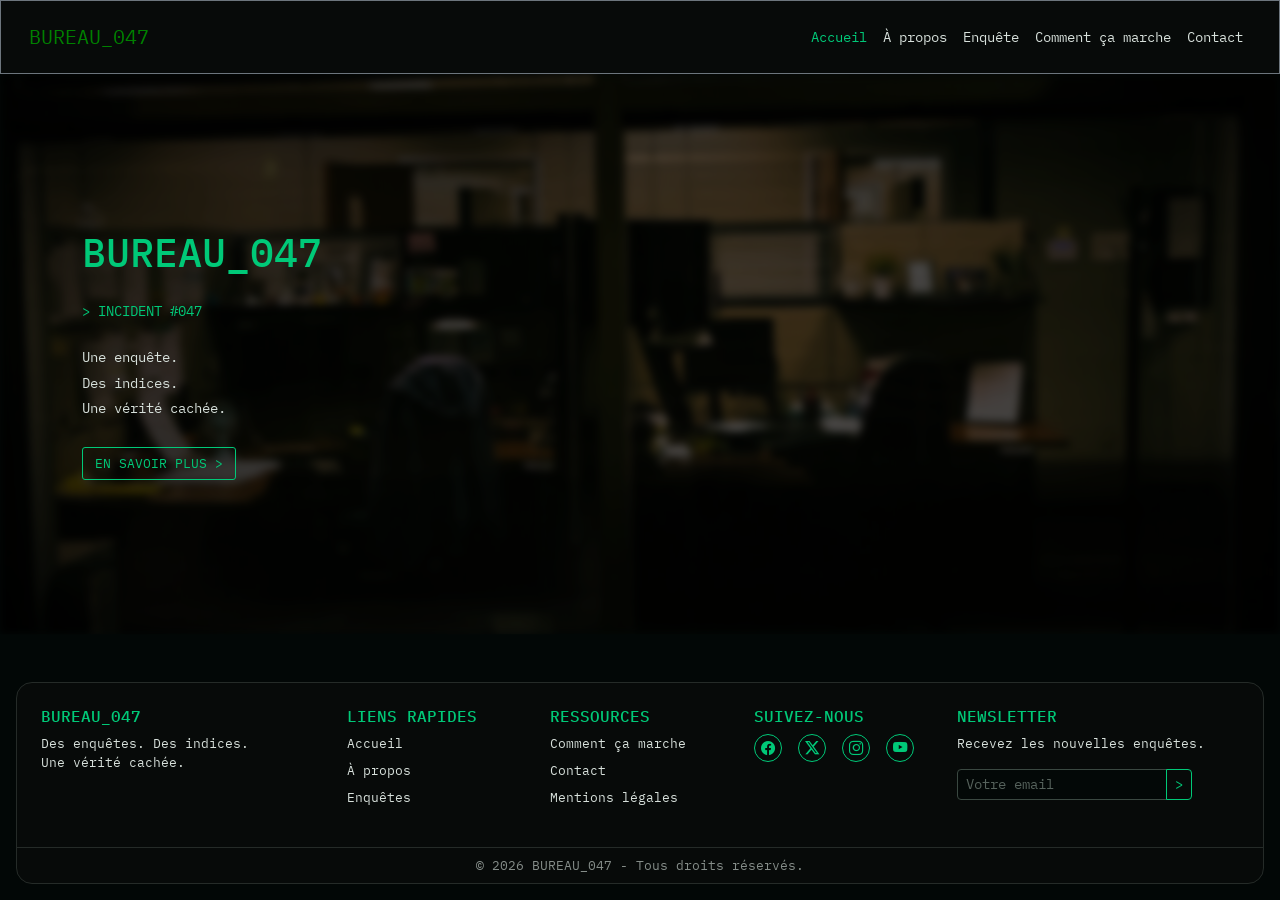
<file: BUREAU_047/index.html>
<!doctype html>
<html lang="fr">
  <head>
    <meta charset="UTF-8" />
    <meta name="viewport" content="width=device-width " />
    <title>BUREAU_047 - Accueil</title>
    <!-- Bootstrap + icones + police -->
    <link
      href="https://cdn.jsdelivr.net/npm/bootstrap@5.3.8/dist/css/bootstrap.min.css"
      rel="stylesheet"
    />
    <link
      href="https://cdn.jsdelivr.net/npm/bootstrap-icons@1.11.3/font/bootstrap-icons.min.css"
      rel="stylesheet"
    />
    <link
      href="https://fonts.googleapis.com/css2?family=IBM+Plex+Mono:wght@400;500&display=swap"
      rel="stylesheet"
    />
    <!-- Mon CSS file -->
    <link href="css-files/style.css" rel="stylesheet" />
  </head>
  <body class="d-flex flex-column min-vh-100">
    <!-- NAVBAR -->
    <nav class="navbar navbar-expand-lg p-3 border border-secondary">
      <div class="container-fluid">
        <a class="navbar-brand" href="index.html">BUREAU_047</a>
        <button
          class="navbar-toggler"
          type="button"
          data-bs-toggle="collapse"
          data-bs-target="#menu"
          aria-controls="menu"
          aria-expanded="false"
          aria-label="Ouvrir le menu"
        >
          <span class="navbar-toggler-icon"></span>
        </button>
        <div class="collapse navbar-collapse" id="menu">
          <ul class="navbar-nav ms-lg-auto pt-3 pt-lg-0">
            <li class="nav-item">
              <a href="index.html" class="nav-link active">Accueil</a>
            </li>
            <li class="nav-item">
              <a href="html-files/about.html" class="nav-link">À propos</a>
            </li>
            <li class="nav-item">
              <a href="html-files/enquete.html" class="nav-link">Enquête</a>
            </li>
            <li class="nav-item">
              <a href="html-files/process.html" class="nav-link"
                >Comment ça marche</a
              >
            </li>
            <li class="nav-item">
              <a href="html-files/contact.html" class="nav-link">Contact</a>
            </li>
          </ul>
        </div>
      </div>
    </nav>

    <!-- MAIN : page d'accueil -->
    <main class="hero d-flex flex-grow-1  align-items-center">
      <div class="container py-5">
        <h1 class="text-vert mb-4">BUREAU_047</h1>
        <p class="text-vert mb-4">&gt; INCIDENT #047</p>
        <p class="mb-1">Une enquête.</p>
        <p class="mb-1">Des indices.</p>
        <p class="mb-1">Une vérité cachée.</p>
        <a class="btn btn-vert mt-4" href="html-files/enquete.html"
          >EN SAVOIR PLUS &gt;</a
        >
      </div>
    </main>

    <!-- FOOTER -->
    <footer class="footer mt-5 mx-2 mx-md-3 mb-3 rounded-4">
      <div class="container-fluid px-4 pt-4">
        <div class="row">
          <div class="col-12 col-md-6 col-lg-3 mb-4">
            <h2 class="h6 text-vert">BUREAU_047</h2>
            <p class="small mb-0">
              Des enquêtes. Des indices.<br />Une vérité cachée.
            </p>
          </div>

          <div class="col-6 col-md-3 col-lg-2 mb-4">
            <h2 class="h6 text-vert">LIENS RAPIDES</h2>
            <ul class="list-unstyled small">
              <li class="mb-2"><a href="index.html">Accueil</a></li>
              <li class="mb-2"><a href="html-files/about.html">À propos</a></li>
              <li class="mb-2">
                <a href="html-files/enquete.html">Enquêtes</a>
              </li>
            </ul>
          </div>

          <div class="col-6 col-md-3 col-lg-2 mb-4">
            <h2 class="h6 text-vert">RESSOURCES</h2>
            <ul class="list-unstyled small">
              <li class="mb-2">
                <a href="html-files/process.html">Comment ça marche</a>
              </li>
              <li class="mb-2">
                <a href="html-files/contact.html">Contact</a>
              </li>
              <li class="mb-2">
                <a
                  href="mailto:bureau_047@gmail.com?subject=Mentions%20l%C3%A9gales"
                  >Mentions légales</a
                >
              </li>
            </ul>
          </div>

          <div class="col-12 col-md-6 col-lg-2 mb-4">
            <h2 class="h6 text-vert">SUIVEZ-NOUS</h2>
            <div class="d-flex gap-3">
              <a
                class="icone-rond d-flex justify-content-center align-items-center rounded-circle"
                href="https://www.facebook.com/"
                target="_blank"
                rel="noopener noreferrer"
                aria-label="Facebook"
                ><i class="bi bi-facebook"></i
              ></a>
              <a
                class="icone-rond d-flex justify-content-center align-items-center rounded-circle"
                href="https://x.com/"
                target="_blank"
                rel="noopener noreferrer"
                aria-label="X"
                ><i class="bi bi-twitter-x"></i
              ></a>
              <a
                class="icone-rond d-flex justify-content-center align-items-center rounded-circle"
                href="https://www.instagram.com/"
                target="_blank"
                rel="noopener noreferrer"
                aria-label="Instagram"
                ><i class="bi bi-instagram"></i
              ></a>
              <a
                class="icone-rond d-flex justify-content-center align-items-center rounded-circle"
                href="https://www.youtube.com/"
                target="_blank"
                rel="noopener noreferrer"
                aria-label="YouTube"
                ><i class="bi bi-youtube"></i
              ></a>
            </div>
          </div>

          <div class="col-12 col-md-6 col-lg-3 mb-4">
            <h2 class="h6 text-vert">NEWSLETTER</h2>
            <p class="small">Recevez les nouvelles enquêtes.</p>
            <div class="input-group input-group-sm newsletter">
              <input
                type="email"
                class="form-control"
                placeholder="Votre email"
                aria-label="Votre email"
              />
              <button
                type="button"
                class="btn btn-vert"
                aria-label="S'inscrire"
              >
                &gt;
              </button>
            </div>
          </div>
        </div>
      </div>
      <div class="footer-bottom text-center small py-2">
        © 2026 BUREAU_047 - Tous droits réservés.
      </div>
    </footer>

    <script src="https://cdn.jsdelivr.net/npm/bootstrap@5.3.8/dist/js/bootstrap.bundle.min.js"></script>
  </body>
</html>
</file>
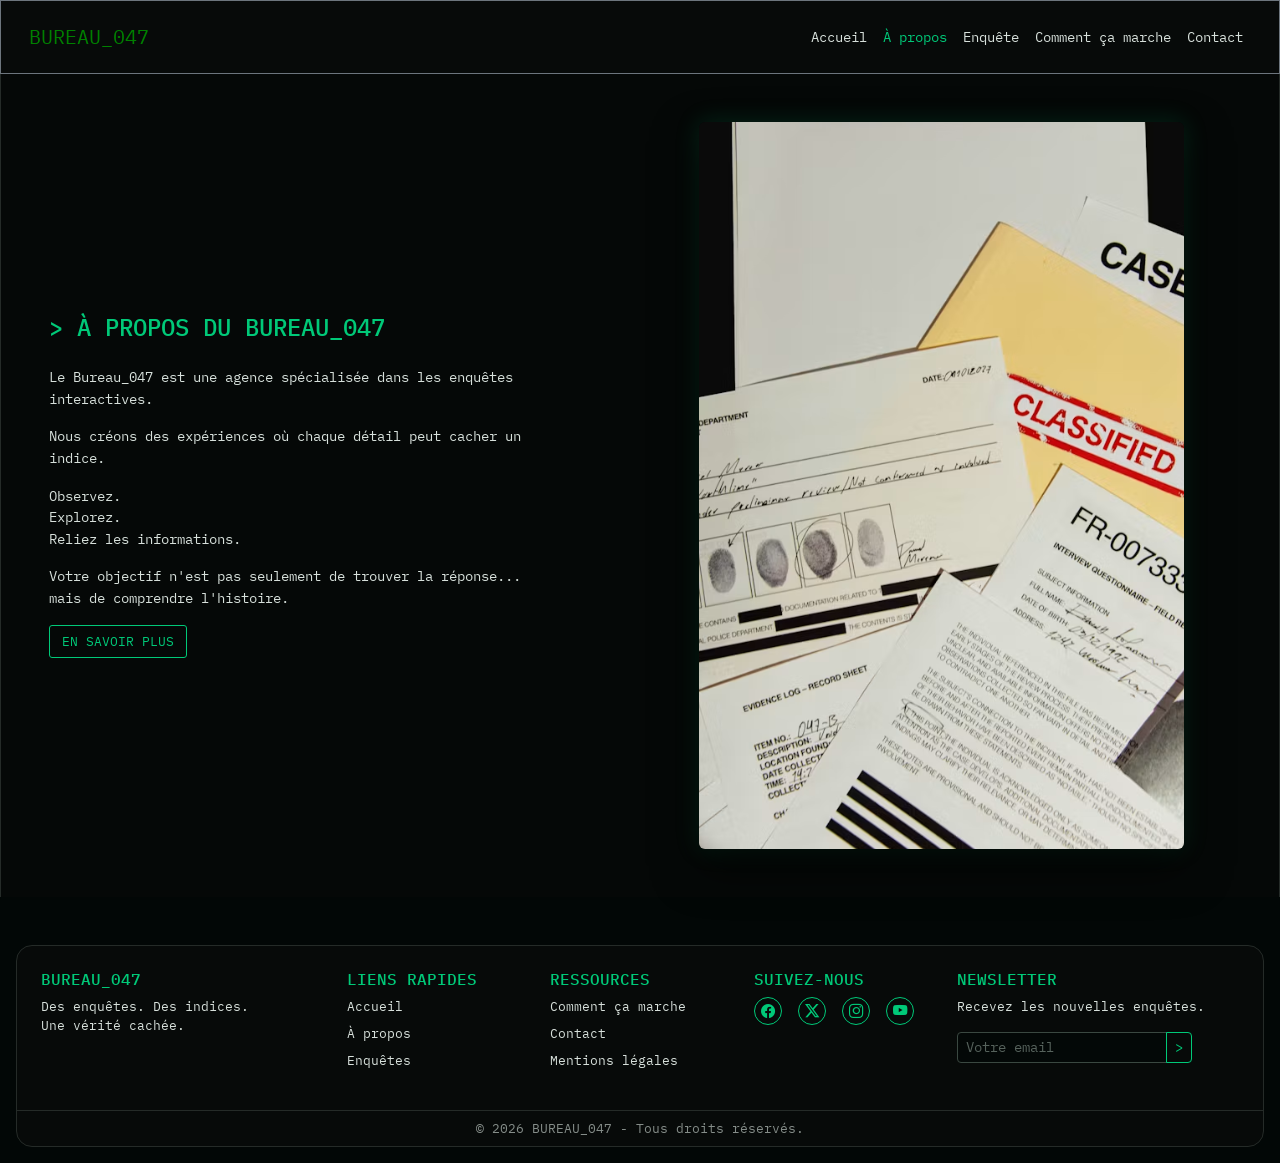
<file: BUREAU_047/html-files/about.html>
<!doctype html>
<html lang="fr">
  <head>
    <meta charset="UTF-8" />
    <meta name="viewport" content="width=device-width, initial-scale=1.0" />
    <title>BUREAU_047 - À propos</title>
    <!-- Bootstrap + icônes + police -->
    <link
      href="https://cdn.jsdelivr.net/npm/bootstrap@5.3.8/dist/css/bootstrap.min.css"
      rel="stylesheet"
    />
    <link
      href="https://cdn.jsdelivr.net/npm/bootstrap-icons@1.11.3/font/bootstrap-icons.min.css"
      rel="stylesheet"
    />
    <link
      href="https://fonts.googleapis.com/css2?family=IBM+Plex+Mono:wght@400;500&display=swap"
      rel="stylesheet"
    />
    <!-- Mon CSS (après Bootstrap pour pouvoir le modifier) -->
    <link href="../css-files/style.css" rel="stylesheet" />
  </head>
  <body class="d-flex flex-column min-vh-100">
    <!-- NAVBAR -->
    <nav class="navbar navbar-expand-lg p-3 border border-secondary">
      <div class="container-fluid">
        <a class="navbar-brand" href="../index.html">BUREAU_047</a>
        <button
          class="navbar-toggler"
          type="button"
          data-bs-toggle="collapse"
          data-bs-target="#menu"
          aria-controls="menu"
          aria-expanded="false"
          aria-label="Ouvrir le menu"
        >
          <span class="navbar-toggler-icon"></span>
        </button>
        <div class="collapse navbar-collapse" id="menu">
          <ul class="navbar-nav ms-lg-auto pt-3 pt-lg-0">
            <li class="nav-item">
              <a href="../index.html" class="nav-link">Accueil</a>
            </li>
            <li class="nav-item">
              <a href="about.html" class="nav-link active">À propos</a>
            </li>
            <li class="nav-item">
              <a href="enquete.html" class="nav-link">Enquête</a>
            </li>
            <li class="nav-item">
              <a href="process.html" class="nav-link">Comment ça marche</a>
            </li>
            <li class="nav-item">
              <a href="contact.html" class="nav-link">Contact</a>
            </li>
          </ul>
        </div>
      </div>
    </nav>

    <!-- MAIN : à propos -->
    <main class="about flex-grow-1">
      <div class="container-fluid px-lg-5 py-5">
        <div class="row align-items-center g-4">
          <div class="col-12 col-lg-6">
            <h1 class="fs-4 text-vert mb-4">&gt; À PROPOS DU BUREAU_047</h1>
            <p>
              Le Bureau_047 est une agence spécialisée dans les enquêtes
              interactives.
            </p>
            <p>
              Nous créons des expériences où chaque détail peut cacher un
              indice.
            </p>
            <p>Observez.<br />Explorez.<br />Reliez les informations.</p>
            <p>
              Votre objectif n'est pas seulement de trouver la réponse...<br />mais
              de comprendre l'histoire.
            </p>
            <a href="enquete.html" class="btn btn-vert">EN SAVOIR PLUS</a>
          </div>
          <div class="col-12 col-lg-6 text-center">
            <img
              src="../images/files.png"
              alt="Dossier classifié"
              class="img-fluid rounded about-img"
            />
          </div>
        </div>
      </div>
    </main>

    <!-- FOOTER -->
    <footer class="footer mt-5 mx-2 mx-md-3 mb-3 rounded-4">
      <div class="container-fluid px-4 pt-4">
        <div class="row">
          <div class="col-12 col-md-6 col-lg-3 mb-4">
            <h2 class="h6 text-vert">BUREAU_047</h2>
            <p class="small mb-0">
              Des enquêtes. Des indices.<br />Une vérité cachée.
            </p>
          </div>

          <div class="col-6 col-md-3 col-lg-2 mb-4">
            <h2 class="h6 text-vert">LIENS RAPIDES</h2>
            <ul class="list-unstyled small">
              <li class="mb-2"><a href="../index.html">Accueil</a></li>
              <li class="mb-2"><a href="about.html">À propos</a></li>
              <li class="mb-2"><a href="enquete.html">Enquêtes</a></li>
            </ul>
          </div>

          <div class="col-6 col-md-3 col-lg-2 mb-4">
            <h2 class="h6 text-vert">RESSOURCES</h2>
            <ul class="list-unstyled small">
              <li class="mb-2"><a href="process.html">Comment ça marche</a></li>
              <li class="mb-2"><a href="contact.html">Contact</a></li>
              <li class="mb-2">
                <a
                  href="mailto:bureau_047@gmail.com?subject=Mentions%20l%C3%A9gales"
                  >Mentions légales</a
                >
              </li>
            </ul>
          </div>

          <div class="col-12 col-md-6 col-lg-2 mb-4">
            <h2 class="h6 text-vert">SUIVEZ-NOUS</h2>
            <div class="d-flex gap-3">
              <a
                class="icone-rond d-flex justify-content-center align-items-center rounded-circle"
                href="https://www.facebook.com/"
                target="_blank"
                rel="noopener noreferrer"
                aria-label="Facebook"
                ><i class="bi bi-facebook"></i
              ></a>
              <a
                class="icone-rond d-flex justify-content-center align-items-center rounded-circle"
                href="https://x.com/"
                target="_blank"
                rel="noopener noreferrer"
                aria-label="X"
                ><i class="bi bi-twitter-x"></i
              ></a>
              <a
                class="icone-rond d-flex justify-content-center align-items-center rounded-circle"
                href="https://www.instagram.com/"
                target="_blank"
                rel="noopener noreferrer"
                aria-label="Instagram"
                ><i class="bi bi-instagram"></i
              ></a>
              <a
                class="icone-rond d-flex justify-content-center align-items-center rounded-circle"
                href="https://www.youtube.com/"
                target="_blank"
                rel="noopener noreferrer"
                aria-label="YouTube"
                ><i class="bi bi-youtube"></i
              ></a>
            </div>
          </div>

          <div class="col-12 col-md-6 col-lg-3 mb-4">
            <h2 class="h6 text-vert">NEWSLETTER</h2>
            <p class="small">Recevez les nouvelles enquêtes.</p>
            <div class="input-group input-group-sm newsletter">
              <input
                type="email"
                class="form-control"
                placeholder="Votre email"
                aria-label="Votre email"
              />
              <button
                type="button"
                class="btn btn-vert"
                aria-label="S'inscrire"
              >
                &gt;
              </button>
            </div>
          </div>
        </div>
      </div>
      <div class="footer-bottom text-center small py-2">
        © 2026 BUREAU_047 - Tous droits réservés.
      </div>
    </footer>

    <script
      src="https://cdn.jsdelivr.net/npm/bootstrap@5.3.8/dist/js/bootstrap.bundle.min.js"
    ></script>
  </body>
</html>
</file>
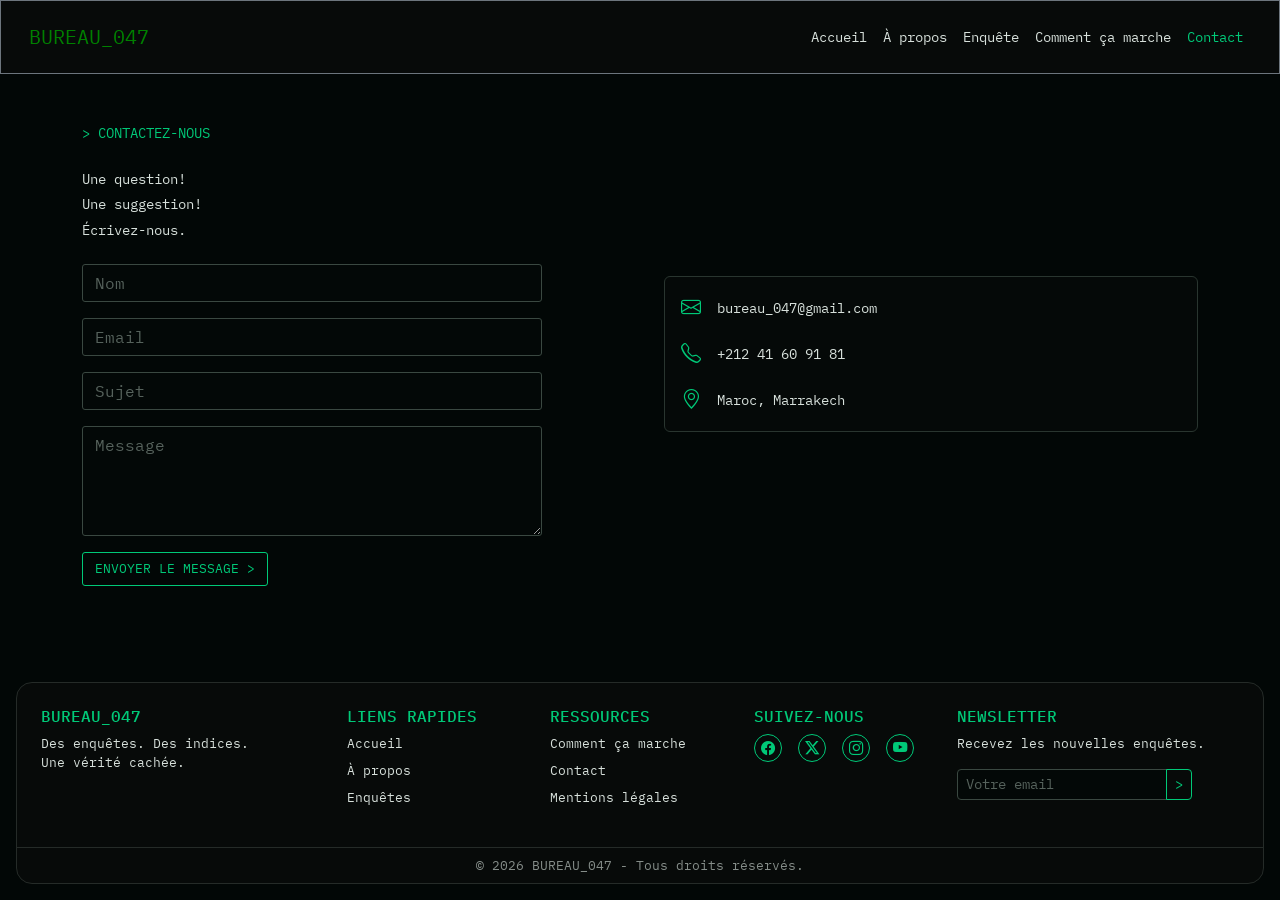
<file: BUREAU_047/html-files/contact.html>
<!doctype html>
<html lang="fr">
  <head>
    <meta charset="UTF-8" />
    <meta name="viewport" content="width=device-width, initial-scale=1.0" />
    <title>BUREAU_047 - Contact</title>
    <!-- Bootstrap + icônes + police -->
    <link
      href="https://cdn.jsdelivr.net/npm/bootstrap@5.3.8/dist/css/bootstrap.min.css"
      rel="stylesheet"
    />
    <link
      href="https://cdn.jsdelivr.net/npm/bootstrap-icons@1.11.3/font/bootstrap-icons.min.css"
      rel="stylesheet"
    />
    <link
      href="https://fonts.googleapis.com/css2?family=IBM+Plex+Mono:wght@400;500&display=swap"
      rel="stylesheet"
    />
    <!-- Mon CSS (après Bootstrap pour pouvoir le modifier) -->
    <link href="../css-files/style.css" rel="stylesheet" />
  </head>
  <body class="d-flex flex-column min-vh-100">
    <!-- NAVBAR -->
    <nav class="navbar navbar-expand-lg p-3 border border-secondary">
      <div class="container-fluid">
        <a class="navbar-brand" href="../index.html">BUREAU_047</a>
        <button
          class="navbar-toggler"
          type="button"
          data-bs-toggle="collapse"
          data-bs-target="#menu"
          aria-controls="menu"
          aria-expanded="false"
          aria-label="Ouvrir le menu"
        >
          <span class="navbar-toggler-icon"></span>
        </button>
        <div class="collapse navbar-collapse" id="menu">
          <ul class="navbar-nav ms-lg-auto pt-3 pt-lg-0">
            <li class="nav-item">
              <a href="../index.html" class="nav-link">Accueil</a>
            </li>
            <li class="nav-item">
              <a href="about.html" class="nav-link">À propos</a>
            </li>
            <li class="nav-item">
              <a href="enquete.html" class="nav-link">Enquête</a>
            </li>
            <li class="nav-item">
              <a href="process.html" class="nav-link">Comment ça marche</a>
            </li>
            <li class="nav-item">
              <a href="contact.html" class="nav-link active">Contact</a>
            </li>
          </ul>
        </div>
      </div>
    </nav>

    <!-- MAIN : contact -->
    <main class="container flex-grow-1 py-5">
      <div class="row g-4 gx-md-5">
        <!-- formulaire -->
        <div class="col-12 col-md-6">
          <p class="text-vert mb-4">&gt; CONTACTEZ-NOUS</p>
          <p class="mb-1">Une question!</p>
          <p class="mb-1">Une suggestion!</p>
          <p class="mb-1">Écrivez-nous.</p>

          <form
            action=""
            method="get"
            class="d-flex flex-column gap-3 mt-4 formulaire"
          >
            <input
              type="text"
              class="form-control"
              name="nom"
              placeholder="Nom"
              aria-label="Nom"
            />
            <input
              type="email"
              class="form-control"
              name="mail"
              placeholder="Email"
              aria-label="Email"
            />
            <input
              type="text"
              class="form-control"
              name="sujet"
              placeholder="Sujet"
              aria-label="Sujet"
            />
            <textarea
              class="form-control"
              name="message"
              rows="4"
              placeholder="Message"
              aria-label="Message"
            ></textarea>
            <button type="submit" class="btn btn-vert align-self-start">
              ENVOYER LE MESSAGE &gt;
            </button>
          </form>
        </div>

        <!-- coordonnées -->
        <div class="col-12 col-md-6 d-flex flex-column justify-content-center">
          <div class="card carte">
            <div class="card-body">
              <p class="d-flex align-items-center gap-3 mb-3">
                <i class="bi bi-envelope text-vert fs-5"></i
                ><span>bureau_047@gmail.com</span>
              </p>
              <p class="d-flex align-items-center gap-3 mb-3">
                <i class="bi bi-telephone text-vert fs-5"></i
                ><span>+212 41 60 91 81</span>
              </p>
              <p class="d-flex align-items-center gap-3 mb-0">
                <i class="bi bi-geo-alt text-vert fs-5"></i
                ><span>Maroc, Marrakech</span>
              </p>
            </div>
          </div>
        </div>
      </div>
    </main>

    <!-- FOOTER -->
    <footer class="footer mt-5 mx-2 mx-md-3 mb-3 rounded-4">
      <div class="container-fluid px-4 pt-4">
        <div class="row">
          <div class="col-12 col-md-6 col-lg-3 mb-4">
            <h2 class="h6 text-vert">BUREAU_047</h2>
            <p class="small mb-0">
              Des enquêtes. Des indices.<br />Une vérité cachée.
            </p>
          </div>

          <div class="col-6 col-md-3 col-lg-2 mb-4">
            <h2 class="h6 text-vert">LIENS RAPIDES</h2>
            <ul class="list-unstyled small">
              <li class="mb-2"><a href="../index.html">Accueil</a></li>
              <li class="mb-2"><a href="about.html">À propos</a></li>
              <li class="mb-2"><a href="enquete.html">Enquêtes</a></li>
            </ul>
          </div>

          <div class="col-6 col-md-3 col-lg-2 mb-4">
            <h2 class="h6 text-vert">RESSOURCES</h2>
            <ul class="list-unstyled small">
              <li class="mb-2"><a href="process.html">Comment ça marche</a></li>
              <li class="mb-2"><a href="contact.html">Contact</a></li>
              <li class="mb-2">
                <a
                  href="mailto:bureau_047@gmail.com?subject=Mentions%20l%C3%A9gales"
                  >Mentions légales</a
                >
              </li>
            </ul>
          </div>

          <div class="col-12 col-md-6 col-lg-2 mb-4">
            <h2 class="h6 text-vert">SUIVEZ-NOUS</h2>
            <div class="d-flex gap-3">
              <a
                class="icone-rond d-flex justify-content-center align-items-center rounded-circle"
                href="https://www.facebook.com/"
                target="_blank"
                rel="noopener noreferrer"
                aria-label="Facebook"
                ><i class="bi bi-facebook"></i
              ></a>
              <a
                class="icone-rond d-flex justify-content-center align-items-center rounded-circle"
                href="https://x.com/"
                target="_blank"
                rel="noopener noreferrer"
                aria-label="X"
                ><i class="bi bi-twitter-x"></i
              ></a>
              <a
                class="icone-rond d-flex justify-content-center align-items-center rounded-circle"
                href="https://www.instagram.com/"
                target="_blank"
                rel="noopener noreferrer"
                aria-label="Instagram"
                ><i class="bi bi-instagram"></i
              ></a>
              <a
                class="icone-rond d-flex justify-content-center align-items-center rounded-circle"
                href="https://www.youtube.com/"
                target="_blank"
                rel="noopener noreferrer"
                aria-label="YouTube"
                ><i class="bi bi-youtube"></i
              ></a>
            </div>
          </div>

          <div class="col-12 col-md-6 col-lg-3 mb-4">
            <h2 class="h6 text-vert">NEWSLETTER</h2>
            <p class="small">Recevez les nouvelles enquêtes.</p>
            <div class="input-group input-group-sm newsletter">
              <input
                type="email"
                class="form-control"
                placeholder="Votre email"
                aria-label="Votre email"
              />
              <button
                type="button"
                class="btn btn-vert"
                aria-label="S'inscrire"
              >
                &gt;
              </button>
            </div>
          </div>
        </div>
      </div>
      <div class="footer-bottom text-center small py-2">
        © 2026 BUREAU_047 - Tous droits réservés.
      </div>
    </footer>

    <script
      src="https://cdn.jsdelivr.net/npm/bootstrap@5.3.8/dist/js/bootstrap.bundle.min.js"
    ></script>
  </body>
</html>
</file>
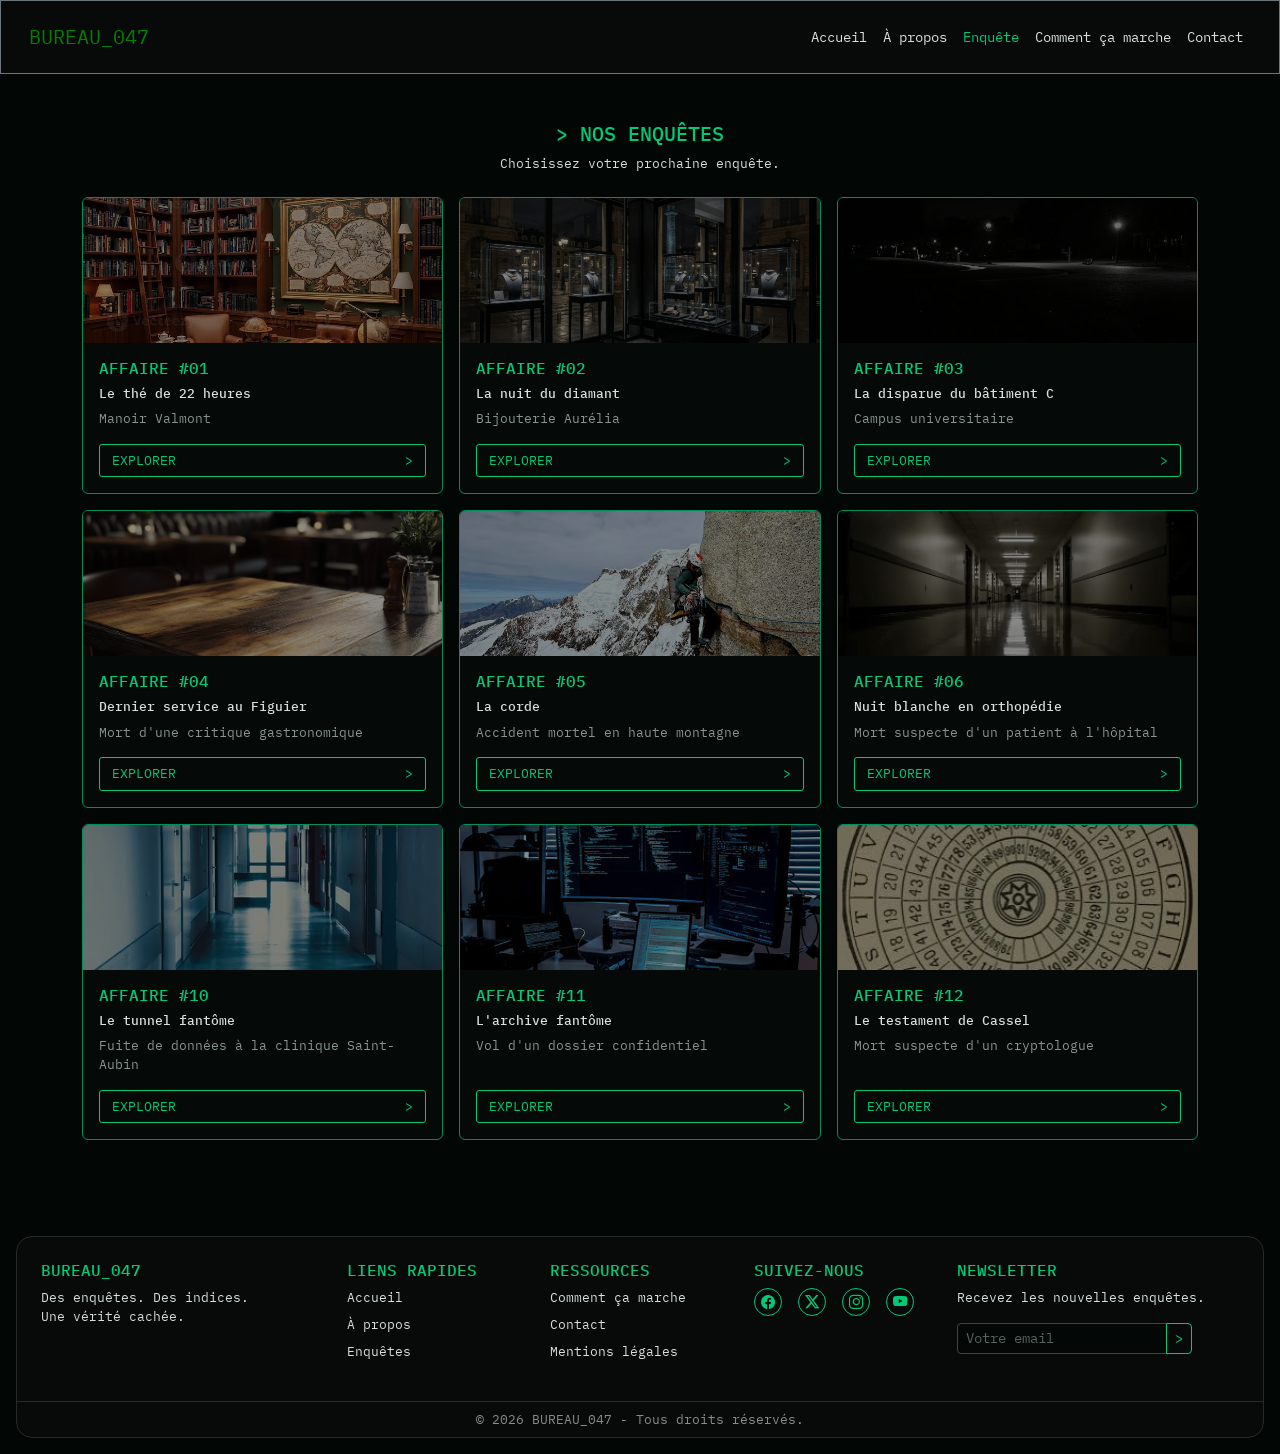
<file: BUREAU_047/html-files/enquete.html>
<!doctype html>
<html lang="fr">
  <head>
    <meta charset="UTF-8" />
    <meta name="viewport" content="width=device-width, initial-scale=1.0" />
    <title>BUREAU_047 - Enquêtes</title>
    <!-- Bootstrap + icônes + police -->
    <link
      href="https://cdn.jsdelivr.net/npm/bootstrap@5.3.8/dist/css/bootstrap.min.css"
      rel="stylesheet"
    />
    <link
      href="https://cdn.jsdelivr.net/npm/bootstrap-icons@1.11.3/font/bootstrap-icons.min.css"
      rel="stylesheet"
    />
    <link
      href="https://fonts.googleapis.com/css2?family=IBM+Plex+Mono:wght@400;500&display=swap"
      rel="stylesheet"
    />
    <!-- Mon CSS (après Bootstrap pour pouvoir le modifier) -->
    <link href="../css-files/style.css" rel="stylesheet" />
  </head>
  <body class="d-flex flex-column min-vh-100">
    <!-- NAVBAR -->
    <nav class="navbar navbar-expand-lg p-3 border border-secondary">
      <div class="container-fluid">
        <a class="navbar-brand" href="../index.html">BUREAU_047</a>
        <button
          class="navbar-toggler"
          type="button"
          data-bs-toggle="collapse"
          data-bs-target="#menu"
          aria-controls="menu"
          aria-expanded="false"
          aria-label="Ouvrir le menu"
        >
          <span class="navbar-toggler-icon"></span>
        </button>
        <div class="collapse navbar-collapse" id="menu">
          <ul class="navbar-nav ms-lg-auto pt-3 pt-lg-0">
            <li class="nav-item">
              <a href="../index.html" class="nav-link">Accueil</a>
            </li>
            <li class="nav-item">
              <a href="about.html" class="nav-link">À propos</a>
            </li>
            <li class="nav-item">
              <a href="enquete.html" class="nav-link active">Enquête</a>
            </li>
            <li class="nav-item">
              <a href="process.html" class="nav-link">Comment ça marche</a>
            </li>
            <li class="nav-item">
              <a href="contact.html" class="nav-link">Contact</a>
            </li>
          </ul>
        </div>
      </div>
    </nav>

    <!-- MAIN : liste des enquêtes -->
    <main class="container flex-grow-1 py-5">
      <header class="text-center mb-4">
        <h1 class="h5 text-vert">&gt; NOS ENQUÊTES</h1>
        <p class="small">Choisissez votre prochaine enquête.</p>
      </header>

      <!-- grille Bootstrap : 1 colonne (mobile), 2 (tablette), 3 (ordinateur) -->
      <section class="row row-cols-1 row-cols-md-2 row-cols-lg-3 g-3">
        <article class="col">
          <div class="card carte carte-enquete carte-hover h-100">
            <img
              src="../images/images (1).jpg"
              class="card-img-top carte-img"
              alt="Le thé de 22 heures"
            />
            <div class="card-body d-flex flex-column">
              <h2 class="h6 text-vert">AFFAIRE #01</h2>
              <h3 class="h6 small">Le thé de 22 heures</h3>
              <p class="small text-gris">Manoir Valmont</p>
              <a
                href="enquetes-html/enquetes_01.html"
                class="btn btn-vert d-flex justify-content-between mt-auto"
                >EXPLORER <span>&gt;</span></a
              >
            </div>
          </div>
        </article>

        <article class="col">
          <div class="card carte carte-enquete carte-hover h-100">
            <img
              src="../images/haute-joaillerie-durable-maisons-couture-scaled.webp"
              class="card-img-top carte-img"
              alt="La nuit du diamant"
            />
            <div class="card-body d-flex flex-column">
              <h2 class="h6 text-vert">AFFAIRE #02</h2>
              <h3 class="h6 small">La nuit du diamant</h3>
              <p class="small text-gris">Bijouterie Aurélia</p>
              <a
                href="enquetes-html/enquetes_02.html"
                class="btn btn-vert d-flex justify-content-between mt-auto"
                >EXPLORER <span>&gt;</span></a
              >
            </div>
          </div>
        </article>

        <article class="col">
          <div class="card carte carte-enquete carte-hover h-100">
            <img
              src="../images/park.jpg"
              class="card-img-top carte-img"
              alt="La disparue du bâtiment C"
            />
            <div class="card-body d-flex flex-column">
              <h2 class="h6 text-vert">AFFAIRE #03</h2>
              <h3 class="h6 small">La disparue du bâtiment C</h3>
              <p class="small text-gris">Campus universitaire</p>
              <a
                href="enquetes-html/enquetes_03.html"
                class="btn btn-vert d-flex justify-content-between mt-auto"
                >EXPLORER <span>&gt;</span></a
              >
            </div>
          </div>
        </article>

        <article class="col">
          <div class="card carte carte-enquete carte-hover h-100">
            <img
              src="../images/restorant.avif"
              class="card-img-top carte-img"
              alt="Dernier service au Figuier"
            />
            <div class="card-body d-flex flex-column">
              <h2 class="h6 text-vert">AFFAIRE #04</h2>
              <h3 class="h6 small">Dernier service au Figuier</h3>
              <p class="small text-gris">Mort d'une critique gastronomique</p>
              <a
                href="enquetes-html/enquetes_04.html"
                class="btn btn-vert d-flex justify-content-between mt-auto"
                >EXPLORER <span>&gt;</span></a
              >
            </div>
          </div>
        </article>

        <article class="col">
          <div class="card carte carte-enquete carte-hover h-100">
            <img
              src="../images/niege.jpg"
              class="card-img-top carte-img"
              alt="La corde"
            />
            <div class="card-body d-flex flex-column">
              <h2 class="h6 text-vert">AFFAIRE #05</h2>
              <h3 class="h6 small">La corde</h3>
              <p class="small text-gris">Accident mortel en haute montagne</p>
              <a
                href="enquetes-html/enquetes_05.html"
                class="btn btn-vert d-flex justify-content-between mt-auto"
                >EXPLORER <span>&gt;</span></a
              >
            </div>
          </div>
        </article>

        <article class="col">
          <div class="card carte carte-enquete carte-hover h-100">
            <img
              src="../images/hopitale.jpg"
              class="card-img-top carte-img"
              alt="Nuit blanche en orthopédie"
            />
            <div class="card-body d-flex flex-column">
              <h2 class="h6 text-vert">AFFAIRE #06</h2>
              <h3 class="h6 small">Nuit blanche en orthopédie</h3>
              <p class="small text-gris">
                Mort suspecte d'un patient à l'hôpital
              </p>
              <a
                href="enquetes-html/enquetes_06.html"
                class="btn btn-vert d-flex justify-content-between mt-auto"
                >EXPLORER <span>&gt;</span></a
              >
            </div>
          </div>
        </article>

        <article class="col">
          <div class="card carte carte-enquete carte-hover h-100">
            <img
              src="../images/images.jpg"
              class="card-img-top carte-img"
              alt="Dossiers numériques de la clinique Saint-Aubin"
            />
            <div class="card-body d-flex flex-column">
              <h2 class="h6 text-vert">AFFAIRE #10</h2>
              <h3 class="h6 small">Le tunnel fantôme</h3>
              <p class="small text-gris">Fuite de données à la clinique Saint-Aubin</p>
              <a
                href="enquetes-html/enquetes_10.html"
                class="btn btn-vert d-flex justify-content-between mt-auto"
                >EXPLORER <span>&gt;</span></a
              >
            </div>
          </div>
        </article>

        <article class="col">
          <div class="card carte carte-enquete carte-hover h-100">
            <img
              src="../images/enquette11.jpg"
              class="card-img-top carte-img"
              alt="L'archive fantôme"
            />
            <div class="card-body d-flex flex-column">
              <h2 class="h6 text-vert">AFFAIRE #11</h2>
              <h3 class="h6 small">L'archive fantôme</h3>
              <p class="small text-gris">Vol d'un dossier confidentiel</p>
              <a
                href="enquetes-html/enquetes_11.html"
                class="btn btn-vert d-flex justify-content-between mt-auto"
                >EXPLORER <span>&gt;</span></a
              >
            </div>
          </div>
        </article>

        <article class="col">
          <div class="card carte carte-enquete carte-hover h-100">
            <img
              src="../images/enquette12.jpg"
              class="card-img-top carte-img"
              alt="Le testament de Cassel"
            />
            <div class="card-body d-flex flex-column">
              <h2 class="h6 text-vert">AFFAIRE #12</h2>
              <h3 class="h6 small">Le testament de Cassel</h3>
              <p class="small text-gris">Mort suspecte d'un cryptologue</p>
              <a
                href="enquetes-html/enquetes_12.html"
                class="btn btn-vert d-flex justify-content-between mt-auto"
                >EXPLORER <span>&gt;</span></a
              >
            </div>
          </div>
        </article>
      </section>
    </main>

    <!-- FOOTER -->
    <footer class="footer mt-5 mx-2 mx-md-3 mb-3 rounded-4">
      <div class="container-fluid px-4 pt-4">
        <div class="row">
          <div class="col-12 col-md-6 col-lg-3 mb-4">
            <h2 class="h6 text-vert">BUREAU_047</h2>
            <p class="small mb-0">
              Des enquêtes. Des indices.<br />Une vérité cachée.
            </p>
          </div>

          <div class="col-6 col-md-3 col-lg-2 mb-4">
            <h2 class="h6 text-vert">LIENS RAPIDES</h2>
            <ul class="list-unstyled small">
              <li class="mb-2"><a href="../index.html">Accueil</a></li>
              <li class="mb-2"><a href="about.html">À propos</a></li>
              <li class="mb-2"><a href="enquete.html">Enquêtes</a></li>
            </ul>
          </div>

          <div class="col-6 col-md-3 col-lg-2 mb-4">
            <h2 class="h6 text-vert">RESSOURCES</h2>
            <ul class="list-unstyled small">
              <li class="mb-2"><a href="process.html">Comment ça marche</a></li>
              <li class="mb-2"><a href="contact.html">Contact</a></li>
              <li class="mb-2">
                <a
                  href="mailto:bureau_047@gmail.com?subject=Mentions%20l%C3%A9gales"
                  >Mentions légales</a
                >
              </li>
            </ul>
          </div>

          <div class="col-12 col-md-6 col-lg-2 mb-4">
            <h2 class="h6 text-vert">SUIVEZ-NOUS</h2>
            <div class="d-flex gap-3">
              <a
                class="icone-rond d-flex justify-content-center align-items-center rounded-circle"
                href="https://www.facebook.com/"
                target="_blank"
                rel="noopener noreferrer"
                aria-label="Facebook"
                ><i class="bi bi-facebook"></i
              ></a>
              <a
                class="icone-rond d-flex justify-content-center align-items-center rounded-circle"
                href="https://x.com/"
                target="_blank"
                rel="noopener noreferrer"
                aria-label="X"
                ><i class="bi bi-twitter-x"></i
              ></a>
              <a
                class="icone-rond d-flex justify-content-center align-items-center rounded-circle"
                href="https://www.instagram.com/"
                target="_blank"
                rel="noopener noreferrer"
                aria-label="Instagram"
                ><i class="bi bi-instagram"></i
              ></a>
              <a
                class="icone-rond d-flex justify-content-center align-items-center rounded-circle"
                href="https://www.youtube.com/"
                target="_blank"
                rel="noopener noreferrer"
                aria-label="YouTube"
                ><i class="bi bi-youtube"></i
              ></a>
            </div>
          </div>

          <div class="col-12 col-md-6 col-lg-3 mb-4">
            <h2 class="h6 text-vert">NEWSLETTER</h2>
            <p class="small">Recevez les nouvelles enquêtes.</p>
            <div class="input-group input-group-sm newsletter">
              <input
                type="email"
                class="form-control"
                placeholder="Votre email"
                aria-label="Votre email"
              />
              <button
                type="button"
                class="btn btn-vert"
                aria-label="S'inscrire"
              >
                &gt;
              </button>
            </div>
          </div>
        </div>
      </div>
      <div class="footer-bottom text-center small py-2">
        © 2026 BUREAU_047 - Tous droits réservés.
      </div>
    </footer>

    <script
      src="https://cdn.jsdelivr.net/npm/bootstrap@5.3.8/dist/js/bootstrap.bundle.min.js"
    ></script>
  </body>
</html>
</file>
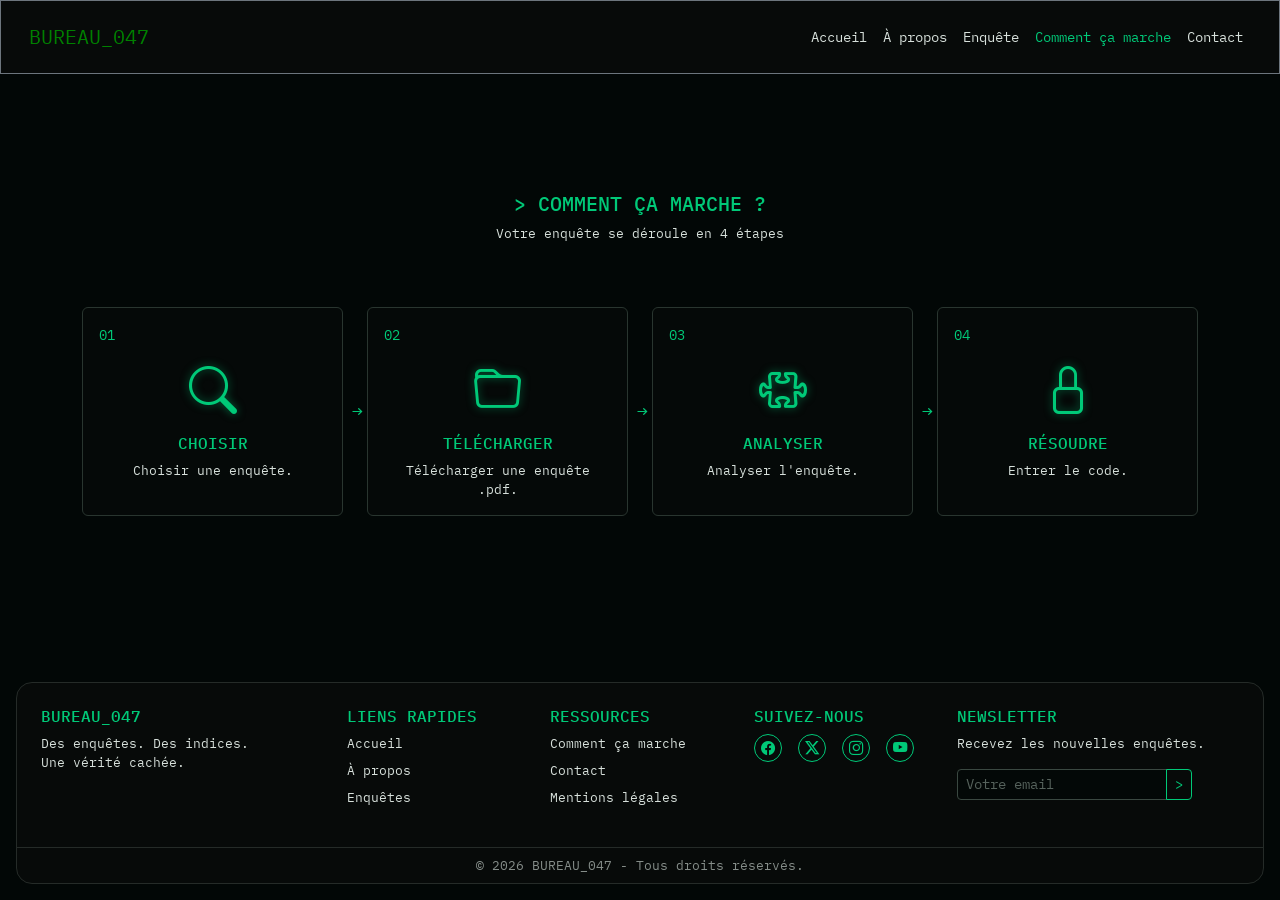
<file: BUREAU_047/html-files/process.html>
<!doctype html>
<html lang="fr">
  <head>
    <meta charset="UTF-8" />
    <meta name="viewport" content="width=device-width, initial-scale=1.0" />
    <title>BUREAU_047 - Comment ça marche</title>
    <!-- Bootstrap + icones + police -->
    <link
      href="https://cdn.jsdelivr.net/npm/bootstrap@5.3.8/dist/css/bootstrap.min.css"
      rel="stylesheet"
    />
    <link
      href="https://cdn.jsdelivr.net/npm/bootstrap-icons@1.11.3/font/bootstrap-icons.min.css"
      rel="stylesheet"
    />
    <link
      href="https://fonts.googleapis.com/css2?family=IBM+Plex+Mono:wght@400;500&display=swap"
      rel="stylesheet"
    />
    <!-- Mon CSS  -->
    <link href="../css-files/style.css" rel="stylesheet" />
  </head>
  <body class="d-flex flex-column min-vh-100">
    <!-- NAVBAR -->
    <nav class="navbar navbar-expand-lg p-3 border border-secondary">
      <div class="container-fluid">
        <a class="navbar-brand" href="../index.html">BUREAU_047</a>
        <button
          class="navbar-toggler"
          type="button"
          data-bs-toggle="collapse"
          data-bs-target="#menu"
          aria-controls="menu"
          aria-expanded="false"
          aria-label="Ouvrir le menu"
        >
          <span class="navbar-toggler-icon"></span>
        </button>
        <div class="collapse navbar-collapse" id="menu">
          <ul class="navbar-nav ms-lg-auto pt-3 pt-lg-0">
            <li class="nav-item">
              <a href="../index.html" class="nav-link">Accueil</a>
            </li>
            <li class="nav-item">
              <a href="about.html" class="nav-link">À propos</a>
            </li>
            <li class="nav-item">
              <a href="enquete.html" class="nav-link">Enquête</a>
            </li>
            <li class="nav-item">
              <a href="process.html" class="nav-link active"
                >Comment ça marche</a
              >
            </li>
            <li class="nav-item">
              <a href="contact.html" class="nav-link">Contact</a>
            </li>
          </ul>
        </div>
      </div>
    </nav>

    <!-- MAIN : les 4 étapes -->
    <main
      class="container flex-grow-1 d-flex flex-column justify-content-center py-5"
    >
      <div class="text-center mb-5">
        <h1 class="h5 text-vert">&gt; COMMENT ÇA MARCHE ?</h1>
        <p class="small">Votre enquête se déroule en 4 étapes</p>
      </div>

      <!-- 4 colonnes sur ordinateur, 1 colonne sur mobile -->
      <div class="row g-4 justify-content-center">
        <div class="col-8 col-sm-6 col-md-3 etape">
          <div class="card carte carte-hover h-100 text-center p-3">
            <p class="text-vert text-start mb-2">01</p>
            <i class="bi bi-search icone-etape text-vert"></i>
            <h2 class="h6 text-vert mt-2">CHOISIR</h2>
            <p class="small mb-0">Choisir une enquête.</p>
          </div>
        </div>

        <div class="col-8 col-sm-6 col-md-3 etape">
          <div class="card carte carte-hover h-100 text-center p-3">
            <p class="text-vert text-start mb-2">02</p>
            <i class="bi bi-folder icone-etape text-vert"></i>
            <h2 class="h6 text-vert mt-2">TÉLÉCHARGER</h2>
            <p class="small mb-0">Télécharger une enquête .pdf.</p>
          </div>
        </div>

        <div class="col-8 col-sm-6 col-md-3 etape">
          <div class="card carte carte-hover h-100 text-center p-3">
            <p class="text-vert text-start mb-2">03</p>
            <i class="bi bi-puzzle icone-etape text-vert"></i>
            <h2 class="h6 text-vert mt-2">ANALYSER</h2>
            <p class="small mb-0">Analyser l'enquête.</p>
          </div>
        </div>

        <div class="col-8 col-sm-6 col-md-3 etape">
          <div class="card carte carte-hover h-100 text-center p-3">
            <p class="text-vert text-start mb-2">04</p>
            <i class="bi bi-lock icone-etape text-vert"></i>
            <h2 class="h6 text-vert mt-2">RÉSOUDRE</h2>
            <p class="small mb-0">Entrer le code.</p>
          </div>
        </div>
      </div>
    </main>

    <!-- FOOTER -->
    <footer class="footer mt-5 mx-2 mx-md-3 mb-3 rounded-4">
      <div class="container-fluid px-4 pt-4">
        <div class="row">
          <div class="col-12 col-md-6 col-lg-3 mb-4">
            <h2 class="h6 text-vert">BUREAU_047</h2>
            <p class="small mb-0">
              Des enquêtes. Des indices.<br />Une vérité cachée.
            </p>
          </div>

          <div class="col-6 col-md-3 col-lg-2 mb-4">
            <h2 class="h6 text-vert">LIENS RAPIDES</h2>
            <ul class="list-unstyled small">
              <li class="mb-2"><a href="../index.html">Accueil</a></li>
              <li class="mb-2"><a href="about.html">À propos</a></li>
              <li class="mb-2"><a href="enquete.html">Enquêtes</a></li>
            </ul>
          </div>

          <div class="col-6 col-md-3 col-lg-2 mb-4">
            <h2 class="h6 text-vert">RESSOURCES</h2>
            <ul class="list-unstyled small">
              <li class="mb-2"><a href="process.html">Comment ça marche</a></li>
              <li class="mb-2"><a href="contact.html">Contact</a></li>
              <li class="mb-2">
                <a
                  href="mailto:bureau_047@gmail.com?subject=Mentions%20l%C3%A9gales"
                  >Mentions légales</a
                >
              </li>
            </ul>
          </div>

          <div class="col-12 col-md-6 col-lg-2 mb-4">
            <h2 class="h6 text-vert">SUIVEZ-NOUS</h2>
            <div class="d-flex gap-3">
              <a
                class="icone-rond d-flex justify-content-center align-items-center rounded-circle"
                href="https://www.facebook.com/"
                target="_blank"
                rel="noopener noreferrer"
                aria-label="Facebook"
                ><i class="bi bi-facebook"></i
              ></a>
              <a
                class="icone-rond d-flex justify-content-center align-items-center rounded-circle"
                href="https://x.com/"
                target="_blank"
                rel="noopener noreferrer"
                aria-label="X"
                ><i class="bi bi-twitter-x"></i
              ></a>
              <a
                class="icone-rond d-flex justify-content-center align-items-center rounded-circle"
                href="https://www.instagram.com/"
                target="_blank"
                rel="noopener noreferrer"
                aria-label="Instagram"
                ><i class="bi bi-instagram"></i
              ></a>
              <a
                class="icone-rond d-flex justify-content-center align-items-center rounded-circle"
                href="https://www.youtube.com/"
                target="_blank"
                rel="noopener noreferrer"
                aria-label="YouTube"
                ><i class="bi bi-youtube"></i
              ></a>
            </div>
          </div>

          <div class="col-12 col-md-6 col-lg-3 mb-4">
            <h2 class="h6 text-vert">NEWSLETTER</h2>
            <p class="small">Recevez les nouvelles enquêtes.</p>
            <div class="input-group input-group-sm newsletter">
              <input
                type="email"
                class="form-control"
                placeholder="Votre email"
                aria-label="Votre email"
              />
              <button
                type="button"
                class="btn btn-vert"
                aria-label="S'inscrire"
              >
                &gt;
              </button>
            </div>
          </div>
        </div>
      </div>
      <div class="footer-bottom text-center small py-2">
        © 2026 BUREAU_047 - Tous droits réservés.
      </div>
    </footer>

    <script
      src="https://cdn.jsdelivr.net/npm/bootstrap@5.3.8/dist/js/bootstrap.bundle.min.js"
    ></script>
  </body>
</html>
</file>
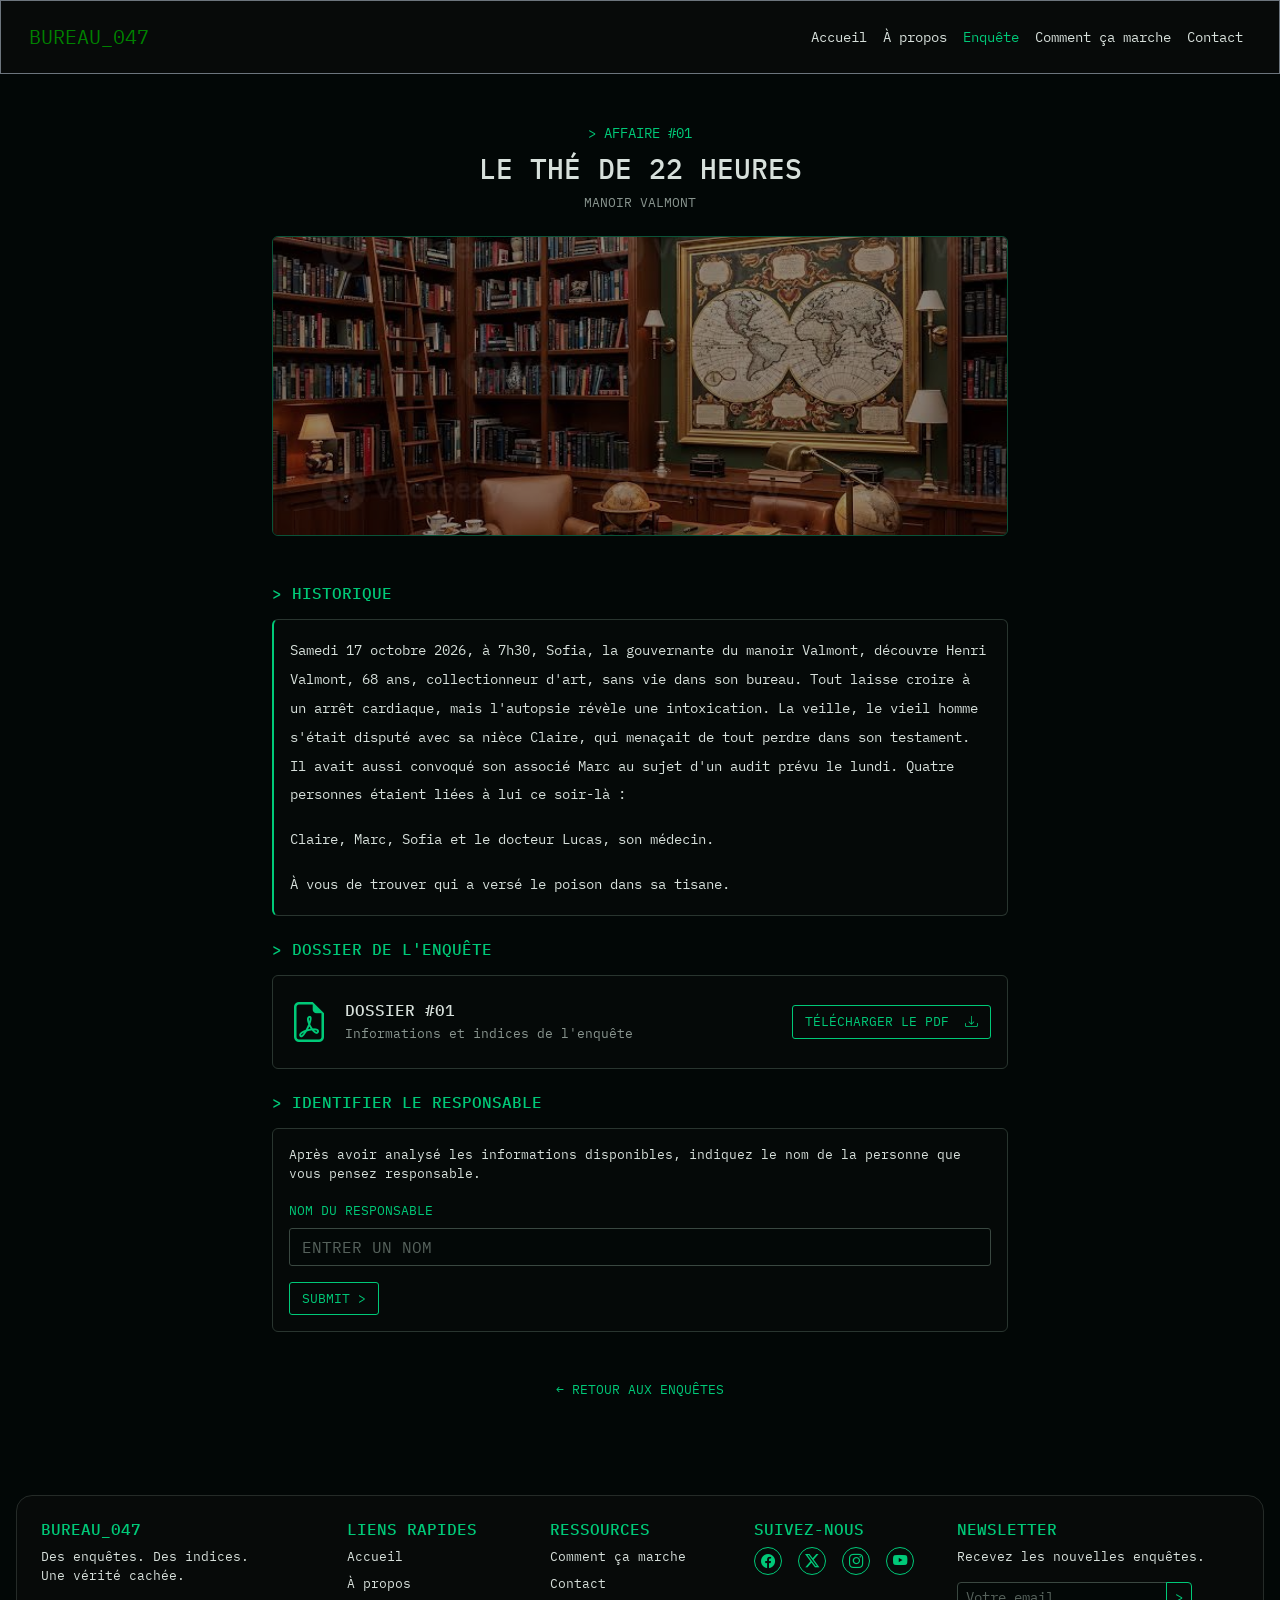
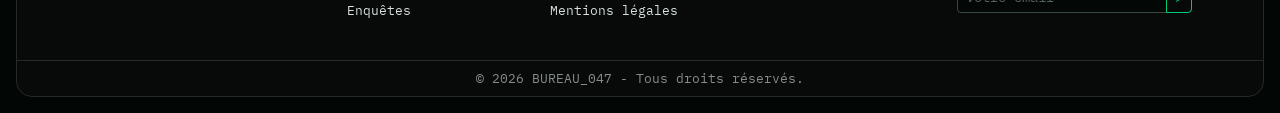
<file: BUREAU_047/html-files/enquetes-html/enquetes_01.html>
<!doctype html>
<html lang="fr">
  <head>
    <meta charset="UTF-8" />
    <meta name="viewport" content="width=device-width, initial-scale=1.0" />
    <title>BUREAU_047 - Affaire #01</title>
    <!-- Bootstrap + icônes + police -->
    <link
      href="https://cdn.jsdelivr.net/npm/bootstrap@5.3.8/dist/css/bootstrap.min.css"
      rel="stylesheet"
    />
    <link
      href="https://cdn.jsdelivr.net/npm/bootstrap-icons@1.11.3/font/bootstrap-icons.min.css"
      rel="stylesheet"
    />
    <link
      href="https://fonts.googleapis.com/css2?family=IBM+Plex+Mono:wght@400;500&display=swap"
      rel="stylesheet"
    />
    <!-- Mon CSS (après Bootstrap pour pouvoir le modifier) -->
    <link href="../../css-files/style.css" rel="stylesheet" />
  </head>
  <body class="d-flex flex-column min-vh-100">
    <!-- NAVBAR -->
    <nav class="navbar navbar-expand-lg p-3 border border-secondary">
      <div class="container-fluid">
        <a class="navbar-brand" href="../../index.html">BUREAU_047</a>
        <button
          class="navbar-toggler"
          type="button"
          data-bs-toggle="collapse"
          data-bs-target="#menu"
          aria-controls="menu"
          aria-expanded="false"
          aria-label="Ouvrir le menu"
        >
          <span class="navbar-toggler-icon"></span>
        </button>
        <div class="collapse navbar-collapse" id="menu">
          <ul class="navbar-nav ms-lg-auto pt-3 pt-lg-0">
            <li class="nav-item">
              <a href="../../index.html" class="nav-link">Accueil</a>
            </li>
            <li class="nav-item">
              <a href="../about.html" class="nav-link">À propos</a>
            </li>
            <li class="nav-item">
              <a href="../enquete.html" class="nav-link active">Enquête</a>
            </li>
            <li class="nav-item">
              <a href="../process.html" class="nav-link">Comment ça marche</a>
            </li>
            <li class="nav-item">
              <a href="../contact.html" class="nav-link">Contact</a>
            </li>
          </ul>
        </div>
      </div>
    </nav>

    <!-- MAIN : affaire #01 -->
    <main class="container flex-grow-1 py-5">
      <div class="row justify-content-center">
        <div class="col-12 col-lg-10 col-xl-8">
          <header class="text-center mb-4">
            <p class="text-vert mb-2">&gt; AFFAIRE #01</p>
            <h1 class="h3">LE THÉ DE 22 HEURES</h1>
            <p class="small text-gris">MANOIR VALMONT</p>
          </header>

          <img
            src="../../images/images (1).jpg"
            alt="Le thé de 22 heures"
            class="affaire-img rounded border mb-5"
          />

          <!-- Historique -->
          <section class="mb-4">
            <h2 class="h6 text-vert mb-3">&gt; HISTORIQUE</h2>
            <div class="card carte case-panel">
              <div class="card-body lh-lg">
                <p class="card-text">
                  Samedi 17 octobre 2026, à 7h30, Sofia, la gouvernante du
                  manoir Valmont, découvre Henri Valmont, 68 ans, collectionneur
                  d'art, sans vie dans son bureau. Tout laisse croire à un arrêt
                  cardiaque, mais l'autopsie révèle une intoxication. La veille,
                  le vieil homme s'était disputé avec sa nièce Claire, qui
                  menaçait de tout perdre dans son testament. Il avait aussi
                  convoqué son associé Marc au sujet d'un audit prévu le lundi.
                  Quatre personnes étaient liées à lui ce soir-là :
                </p>
                <p class="card-text">
                  Claire, Marc, Sofia et le docteur Lucas, son médecin.
                </p>
                <p class="card-text">
                  À vous de trouver qui a versé le poison dans sa tisane.
                </p>
              </div>
            </div>
          </section>

          <!-- Dossier PDF -->
          <section class="mb-4">
            <h2 class="h6 text-vert mb-3">&gt; DOSSIER DE L'ENQUÊTE</h2>
            <div class="card carte">
              <div
                class="card-body d-flex flex-column flex-sm-row justify-content-between align-items-sm-center gap-3"
              >
                <div class="d-flex align-items-center gap-3">
                  <i class="bi bi-file-earmark-pdf fs-1 text-vert"></i>
                  <div>
                    <h3 class="h6 mb-1">DOSSIER #01</h3>
                    <p class="small text-gris mb-0">
                      Informations et indices de l'enquête
                    </p>
                  </div>
                </div>
                <a
                  href="../../pdf-files/Affaire_01_Le_the_de_22_heures.pdf"
                  class="btn btn-vert"
                  download
                  >TÉLÉCHARGER LE PDF <i class="bi bi-download ms-2"></i
                ></a>
              </div>
            </div>
          </section>

          <!-- Réponse -->
          <section class="mb-4">
            <h2 class="h6 text-vert mb-3">&gt; IDENTIFIER LE RESPONSABLE</h2>
            <div class="card carte">
              <div class="card-body">
                <p class="small">
                  Après avoir analysé les informations disponibles, indiquez le
                  nom de la personne que vous pensez responsable.
                </p>
                <form>
                  <label for="suspect" class="form-label text-vert small"
                    >NOM DU RESPONSABLE</label
                  >
                  <input
                    type="text"
                    class="form-control mb-3"
                    id="suspect"
                    name="suspect"
                    placeholder="ENTRER UN NOM"
                    autocomplete="off"
                  />
                  <button type="submit" class="btn btn-vert">
                    SUBMIT &gt;
                  </button>
                </form>
                <!-- Plus tard (avec JavaScript) : message de résultat
                <div class="alert alert-success mt-3">IDENTITÉ CORRECTE</div>
                <div class="alert alert-danger mt-3">RÉPONSE INCORRECTE</div>
                -->
              </div>
            </div>
          </section>

          <a
            href="../enquete.html"
            class="d-block text-center text-decoration-none small mt-5"
            >&larr; RETOUR AUX ENQUÊTES</a
          >
        </div>
      </div>
    </main>

    <!-- FOOTER -->
    <footer class="footer mt-5 mx-2 mx-md-3 mb-3 rounded-4">
      <div class="container-fluid px-4 pt-4">
        <div class="row">
          <div class="col-12 col-md-6 col-lg-3 mb-4">
            <h2 class="h6 text-vert">BUREAU_047</h2>
            <p class="small mb-0">
              Des enquêtes. Des indices.<br />Une vérité cachée.
            </p>
          </div>

          <div class="col-6 col-md-3 col-lg-2 mb-4">
            <h2 class="h6 text-vert">LIENS RAPIDES</h2>
            <ul class="list-unstyled small">
              <li class="mb-2"><a href="../../index.html">Accueil</a></li>
              <li class="mb-2"><a href="../about.html">À propos</a></li>
              <li class="mb-2"><a href="../enquete.html">Enquêtes</a></li>
            </ul>
          </div>

          <div class="col-6 col-md-3 col-lg-2 mb-4">
            <h2 class="h6 text-vert">RESSOURCES</h2>
            <ul class="list-unstyled small">
              <li class="mb-2">
                <a href="../process.html">Comment ça marche</a>
              </li>
              <li class="mb-2"><a href="../contact.html">Contact</a></li>
              <li class="mb-2">
                <a
                  href="mailto:bureau_047@gmail.com?subject=Mentions%20l%C3%A9gales"
                  >Mentions légales</a
                >
              </li>
            </ul>
          </div>

          <div class="col-12 col-md-6 col-lg-2 mb-4">
            <h2 class="h6 text-vert">SUIVEZ-NOUS</h2>
            <div class="d-flex gap-3">
              <a
                class="icone-rond d-flex justify-content-center align-items-center rounded-circle"
                href="https://www.facebook.com/"
                target="_blank"
                rel="noopener noreferrer"
                aria-label="Facebook"
                ><i class="bi bi-facebook"></i
              ></a>
              <a
                class="icone-rond d-flex justify-content-center align-items-center rounded-circle"
                href="https://x.com/"
                target="_blank"
                rel="noopener noreferrer"
                aria-label="X"
                ><i class="bi bi-twitter-x"></i
              ></a>
              <a
                class="icone-rond d-flex justify-content-center align-items-center rounded-circle"
                href="https://www.instagram.com/"
                target="_blank"
                rel="noopener noreferrer"
                aria-label="Instagram"
                ><i class="bi bi-instagram"></i
              ></a>
              <a
                class="icone-rond d-flex justify-content-center align-items-center rounded-circle"
                href="https://www.youtube.com/"
                target="_blank"
                rel="noopener noreferrer"
                aria-label="YouTube"
                ><i class="bi bi-youtube"></i
              ></a>
            </div>
          </div>

          <div class="col-12 col-md-6 col-lg-3 mb-4">
            <h2 class="h6 text-vert">NEWSLETTER</h2>
            <p class="small">Recevez les nouvelles enquêtes.</p>
            <div class="input-group input-group-sm newsletter">
              <input
                type="email"
                class="form-control"
                placeholder="Votre email"
                aria-label="Votre email"
              />
              <button
                type="button"
                class="btn btn-vert"
                aria-label="S'inscrire"
              >
                &gt;
              </button>
            </div>
          </div>
        </div>
      </div>
      <div class="footer-bottom text-center small py-2">
        © 2026 BUREAU_047 - Tous droits réservés.
      </div>
    </footer>

    <script src="https://cdn.jsdelivr.net/npm/bootstrap@5.3.8/dist/js/bootstrap.bundle.min.js"></script>
  </body>
</html>
</file>
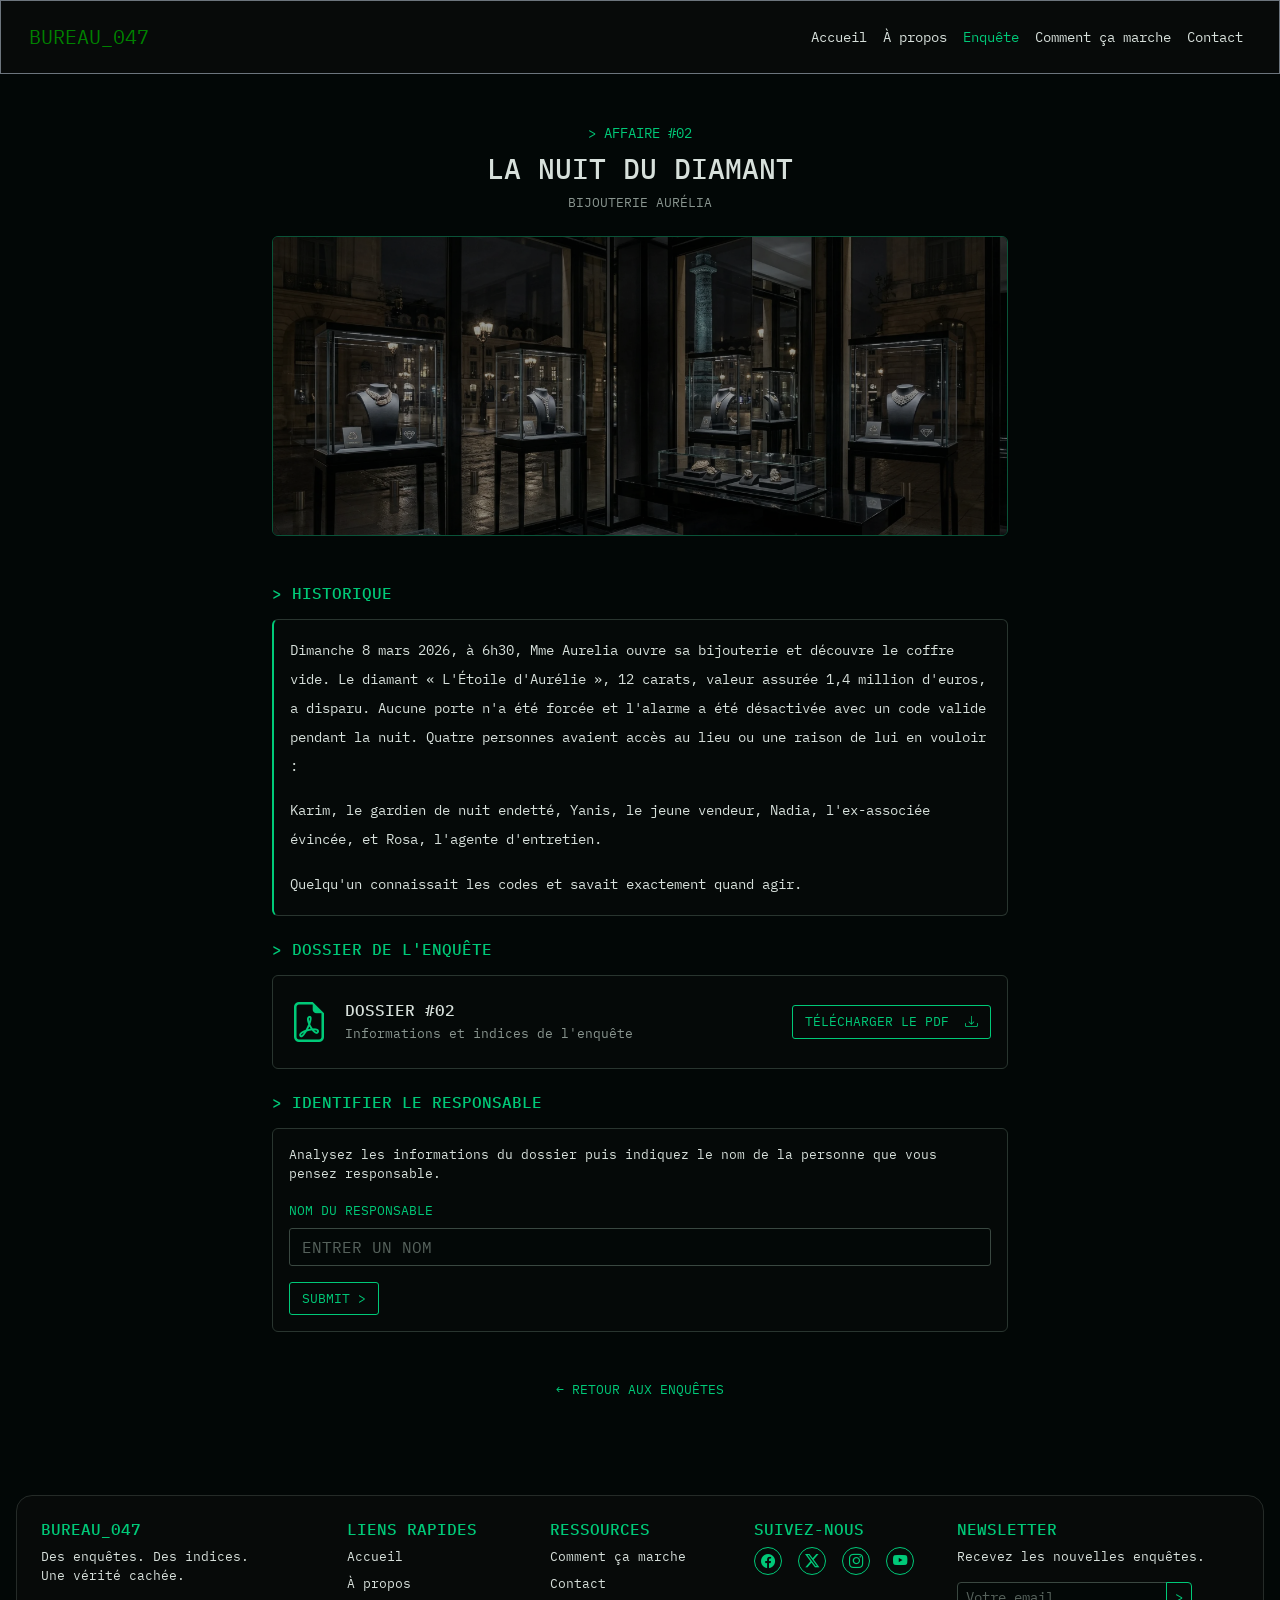
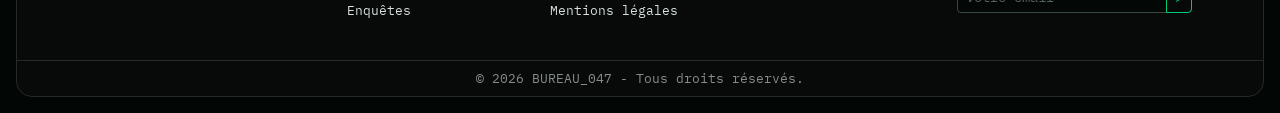
<file: BUREAU_047/html-files/enquetes-html/enquetes_02.html>
<!doctype html>
<html lang="fr">
  <head>
    <meta charset="UTF-8" />
    <meta name="viewport" content="width=device-width, initial-scale=1.0" />
    <title>BUREAU_047 - Affaire #02</title>
    <!-- Bootstrap + icônes + police -->
    <link
      href="https://cdn.jsdelivr.net/npm/bootstrap@5.3.8/dist/css/bootstrap.min.css"
      rel="stylesheet"
    />
    <link
      href="https://cdn.jsdelivr.net/npm/bootstrap-icons@1.11.3/font/bootstrap-icons.min.css"
      rel="stylesheet"
    />
    <link
      href="https://fonts.googleapis.com/css2?family=IBM+Plex+Mono:wght@400;500&display=swap"
      rel="stylesheet"
    />
    <!-- Mon CSS (après Bootstrap pour pouvoir le modifier) -->
    <link href="../../css-files/style.css" rel="stylesheet" />
  </head>
  <body class="d-flex flex-column min-vh-100">
    <!-- NAVBAR -->
    <nav class="navbar navbar-expand-lg p-3 border border-secondary">
      <div class="container-fluid">
        <a class="navbar-brand" href="../../index.html">BUREAU_047</a>
        <button
          class="navbar-toggler"
          type="button"
          data-bs-toggle="collapse"
          data-bs-target="#menu"
          aria-controls="menu"
          aria-expanded="false"
          aria-label="Ouvrir le menu"
        >
          <span class="navbar-toggler-icon"></span>
        </button>
        <div class="collapse navbar-collapse" id="menu">
          <ul class="navbar-nav ms-lg-auto pt-3 pt-lg-0">
            <li class="nav-item">
              <a href="../../index.html" class="nav-link">Accueil</a>
            </li>
            <li class="nav-item">
              <a href="../about.html" class="nav-link">À propos</a>
            </li>
            <li class="nav-item">
              <a href="../enquete.html" class="nav-link active">Enquête</a>
            </li>
            <li class="nav-item">
              <a href="../process.html" class="nav-link">Comment ça marche</a>
            </li>
            <li class="nav-item">
              <a href="../contact.html" class="nav-link">Contact</a>
            </li>
          </ul>
        </div>
      </div>
    </nav>

    <!-- MAIN : affaire #02 -->
    <main class="container flex-grow-1 py-5">
      <div class="row justify-content-center">
        <div class="col-12 col-lg-10 col-xl-8">
          <header class="text-center mb-4">
            <p class="text-vert mb-2">&gt; AFFAIRE #02</p>
            <h1 class="h3">LA NUIT DU DIAMANT</h1>
            <p class="small text-gris">BIJOUTERIE AURÉLIA</p>
          </header>

          <img
            src="../../images/haute-joaillerie-durable-maisons-couture-scaled.webp"
            alt="La nuit du diamant"
            class="affaire-img rounded border mb-5"
          />

          <!-- Historique -->
          <section class="mb-4">
            <h2 class="h6 text-vert mb-3">&gt; HISTORIQUE</h2>
            <div class="card carte case-panel">
              <div class="card-body lh-lg">
                <p class="card-text">
                  Dimanche 8 mars 2026, à 6h30, Mme Aurelia ouvre sa bijouterie
                  et découvre le coffre vide. Le diamant « L'Étoile d'Aurélie »,
                  12 carats, valeur assurée 1,4 million d'euros, a disparu.
                  Aucune porte n'a été forcée et l'alarme a été désactivée avec
                  un code valide pendant la nuit. Quatre personnes avaient accès
                  au lieu ou une raison de lui en vouloir :
                </p>
                <p class="card-text">
                  Karim, le gardien de nuit endetté, Yanis, le jeune vendeur,
                  Nadia, l'ex-associée évincée, et Rosa, l'agente d'entretien.
                </p>
                <p class="card-text">
                  Quelqu'un connaissait les codes et savait exactement quand
                  agir.
                </p>
              </div>
            </div>
          </section>

          <!-- Dossier PDF -->
          <section class="mb-4">
            <h2 class="h6 text-vert mb-3">&gt; DOSSIER DE L'ENQUÊTE</h2>
            <div class="card carte">
              <div
                class="card-body d-flex flex-column flex-sm-row justify-content-between align-items-sm-center gap-3"
              >
                <div class="d-flex align-items-center gap-3">
                  <i class="bi bi-file-earmark-pdf fs-1 text-vert"></i>
                  <div>
                    <h3 class="h6 mb-1">DOSSIER #02</h3>
                    <p class="small text-gris mb-0">
                      Informations et indices de l'enquête
                    </p>
                  </div>
                </div>
                <a
                  href="../../pdf-files/Affaire_02_La_nuit_du_diamant.pdf"
                  class="btn btn-vert"
                  download
                  >TÉLÉCHARGER LE PDF <i class="bi bi-download ms-2"></i
                ></a>
              </div>
            </div>
          </section>

          <!-- Réponse -->
          <section class="mb-4">
            <h2 class="h6 text-vert mb-3">&gt; IDENTIFIER LE RESPONSABLE</h2>
            <div class="card carte">
              <div class="card-body">
                <p class="small">
                  Analysez les informations du dossier puis indiquez le nom de
                  la personne que vous pensez responsable.
                </p>
                <form>
                  <label for="suspect" class="form-label text-vert small"
                    >NOM DU RESPONSABLE</label
                  >
                  <input
                    type="text"
                    class="form-control mb-3"
                    id="suspect"
                    name="suspect"
                    placeholder="ENTRER UN NOM"
                    autocomplete="off"
                  />
                  <button type="submit" class="btn btn-vert">
                    SUBMIT &gt;
                  </button>
                </form>
                <!-- Plus tard (avec JavaScript) : message de résultat
                <div class="alert alert-success mt-3">IDENTITÉ CORRECTE</div>
                <div class="alert alert-danger mt-3">RÉPONSE INCORRECTE</div>
                -->
              </div>
            </div>
          </section>

          <a
            href="../enquete.html"
            class="d-block text-center text-decoration-none small mt-5"
            >&larr; RETOUR AUX ENQUÊTES</a
          >
        </div>
      </div>
    </main>

    <!-- FOOTER -->
    <footer class="footer mt-5 mx-2 mx-md-3 mb-3 rounded-4">
      <div class="container-fluid px-4 pt-4">
        <div class="row">
          <div class="col-12 col-md-6 col-lg-3 mb-4">
            <h2 class="h6 text-vert">BUREAU_047</h2>
            <p class="small mb-0">
              Des enquêtes. Des indices.<br />Une vérité cachée.
            </p>
          </div>

          <div class="col-6 col-md-3 col-lg-2 mb-4">
            <h2 class="h6 text-vert">LIENS RAPIDES</h2>
            <ul class="list-unstyled small">
              <li class="mb-2"><a href="../../index.html">Accueil</a></li>
              <li class="mb-2"><a href="../about.html">À propos</a></li>
              <li class="mb-2"><a href="../enquete.html">Enquêtes</a></li>
            </ul>
          </div>

          <div class="col-6 col-md-3 col-lg-2 mb-4">
            <h2 class="h6 text-vert">RESSOURCES</h2>
            <ul class="list-unstyled small">
              <li class="mb-2">
                <a href="../process.html">Comment ça marche</a>
              </li>
              <li class="mb-2"><a href="../contact.html">Contact</a></li>
              <li class="mb-2">
                <a
                  href="mailto:bureau_047@gmail.com?subject=Mentions%20l%C3%A9gales"
                  >Mentions légales</a
                >
              </li>
            </ul>
          </div>

          <div class="col-12 col-md-6 col-lg-2 mb-4">
            <h2 class="h6 text-vert">SUIVEZ-NOUS</h2>
            <div class="d-flex gap-3">
              <a
                class="icone-rond d-flex justify-content-center align-items-center rounded-circle"
                href="https://www.facebook.com/"
                target="_blank"
                rel="noopener noreferrer"
                aria-label="Facebook"
                ><i class="bi bi-facebook"></i
              ></a>
              <a
                class="icone-rond d-flex justify-content-center align-items-center rounded-circle"
                href="https://x.com/"
                target="_blank"
                rel="noopener noreferrer"
                aria-label="X"
                ><i class="bi bi-twitter-x"></i
              ></a>
              <a
                class="icone-rond d-flex justify-content-center align-items-center rounded-circle"
                href="https://www.instagram.com/"
                target="_blank"
                rel="noopener noreferrer"
                aria-label="Instagram"
                ><i class="bi bi-instagram"></i
              ></a>
              <a
                class="icone-rond d-flex justify-content-center align-items-center rounded-circle"
                href="https://www.youtube.com/"
                target="_blank"
                rel="noopener noreferrer"
                aria-label="YouTube"
                ><i class="bi bi-youtube"></i
              ></a>
            </div>
          </div>

          <div class="col-12 col-md-6 col-lg-3 mb-4">
            <h2 class="h6 text-vert">NEWSLETTER</h2>
            <p class="small">Recevez les nouvelles enquêtes.</p>
            <div class="input-group input-group-sm newsletter">
              <input
                type="email"
                class="form-control"
                placeholder="Votre email"
                aria-label="Votre email"
              />
              <button
                type="button"
                class="btn btn-vert"
                aria-label="S'inscrire"
              >
                &gt;
              </button>
            </div>
          </div>
        </div>
      </div>
      <div class="footer-bottom text-center small py-2">
        © 2026 BUREAU_047 - Tous droits réservés.
      </div>
    </footer>

    <script
      src="https://cdn.jsdelivr.net/npm/bootstrap@5.3.8/dist/js/bootstrap.bundle.min.js"
    ></script>
  </body>
</html>
</file>
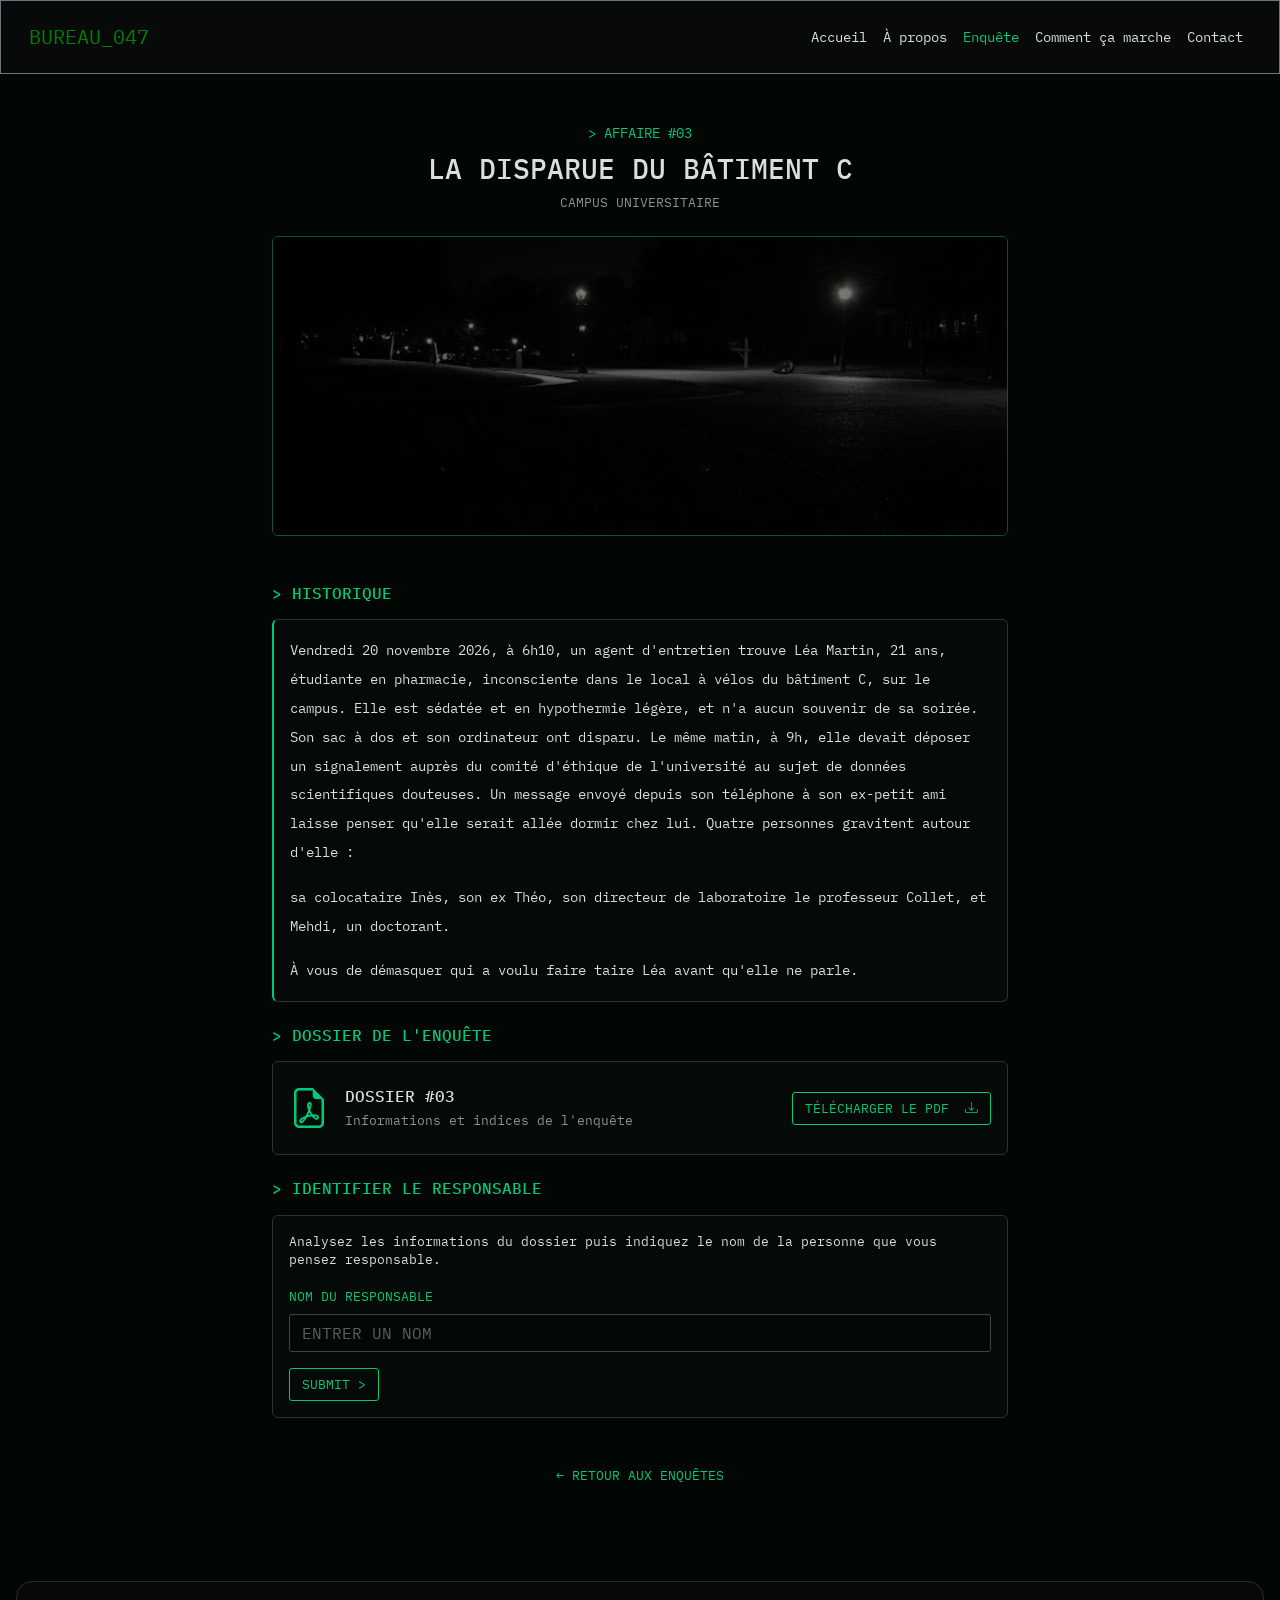
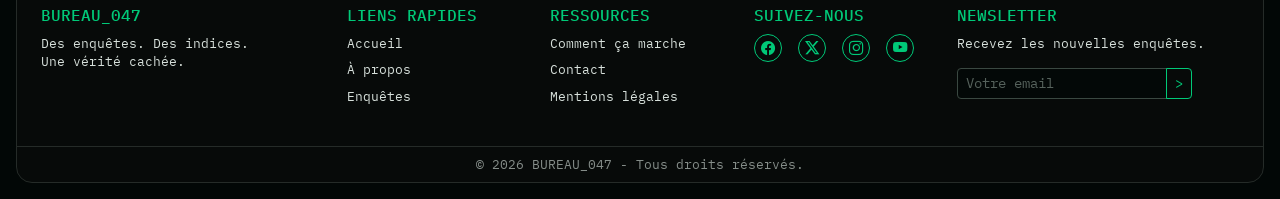
<file: BUREAU_047/html-files/enquetes-html/enquetes_03.html>
<!doctype html>
<html lang="fr">
  <head>
    <meta charset="UTF-8" />
    <meta name="viewport" content="width=device-width, initial-scale=1.0" />
    <title>BUREAU_047 - Affaire #03</title>
    <!-- Bootstrap + icônes + police -->
    <link
      href="https://cdn.jsdelivr.net/npm/bootstrap@5.3.8/dist/css/bootstrap.min.css"
      rel="stylesheet"
    />
    <link
      href="https://cdn.jsdelivr.net/npm/bootstrap-icons@1.11.3/font/bootstrap-icons.min.css"
      rel="stylesheet"
    />
    <link
      href="https://fonts.googleapis.com/css2?family=IBM+Plex+Mono:wght@400;500&display=swap"
      rel="stylesheet"
    />
    <!-- Mon CSS (après Bootstrap pour pouvoir le modifier) -->
    <link href="../../css-files/style.css" rel="stylesheet" />
  </head>
  <body class="d-flex flex-column min-vh-100">
    <!-- NAVBAR -->
    <nav class="navbar navbar-expand-lg p-3 border border-secondary">
      <div class="container-fluid">
        <a class="navbar-brand" href="../../index.html">BUREAU_047</a>
        <button
          class="navbar-toggler"
          type="button"
          data-bs-toggle="collapse"
          data-bs-target="#menu"
          aria-controls="menu"
          aria-expanded="false"
          aria-label="Ouvrir le menu"
        >
          <span class="navbar-toggler-icon"></span>
        </button>
        <div class="collapse navbar-collapse" id="menu">
          <ul class="navbar-nav ms-lg-auto pt-3 pt-lg-0">
            <li class="nav-item">
              <a href="../../index.html" class="nav-link">Accueil</a>
            </li>
            <li class="nav-item">
              <a href="../about.html" class="nav-link">À propos</a>
            </li>
            <li class="nav-item">
              <a href="../enquete.html" class="nav-link active">Enquête</a>
            </li>
            <li class="nav-item">
              <a href="../process.html" class="nav-link">Comment ça marche</a>
            </li>
            <li class="nav-item">
              <a href="../contact.html" class="nav-link">Contact</a>
            </li>
          </ul>
        </div>
      </div>
    </nav>

    <!-- MAIN : affaire #03 -->
    <main class="container flex-grow-1 py-5">
      <div class="row justify-content-center">
        <div class="col-12 col-lg-10 col-xl-8">
          <header class="text-center mb-4">
            <p class="text-vert mb-2">&gt; AFFAIRE #03</p>
            <h1 class="h3">LA DISPARUE DU BÂTIMENT C</h1>
            <p class="small text-gris">CAMPUS UNIVERSITAIRE</p>
          </header>

          <img
            src="../../images/park.jpg"
            alt="La disparue du bâtiment c"
            class="affaire-img rounded border mb-5"
          />

          <!-- Historique -->
          <section class="mb-4">
            <h2 class="h6 text-vert mb-3">&gt; HISTORIQUE</h2>
            <div class="card carte case-panel">
              <div class="card-body lh-lg">
                <p class="card-text">
                  Vendredi 20 novembre 2026, à 6h10, un agent d'entretien trouve
                  Léa Martin, 21 ans, étudiante en pharmacie, inconsciente dans
                  le local à vélos du bâtiment C, sur le campus. Elle est
                  sédatée et en hypothermie légère, et n'a aucun souvenir de sa
                  soirée. Son sac à dos et son ordinateur ont disparu. Le même
                  matin, à 9h, elle devait déposer un signalement auprès du
                  comité d'éthique de l'université au sujet de données
                  scientifiques douteuses. Un message envoyé depuis son
                  téléphone à son ex-petit ami laisse penser qu'elle serait
                  allée dormir chez lui. Quatre personnes gravitent autour
                  d'elle :
                </p>
                <p class="card-text">
                  sa colocataire Inès, son ex Théo, son directeur de laboratoire
                  le professeur Collet, et Mehdi, un doctorant.
                </p>
                <p class="card-text">
                  À vous de démasquer qui a voulu faire taire Léa avant qu'elle
                  ne parle.
                </p>
              </div>
            </div>
          </section>

          <!-- Dossier PDF -->
          <section class="mb-4">
            <h2 class="h6 text-vert mb-3">&gt; DOSSIER DE L'ENQUÊTE</h2>
            <div class="card carte">
              <div
                class="card-body d-flex flex-column flex-sm-row justify-content-between align-items-sm-center gap-3"
              >
                <div class="d-flex align-items-center gap-3">
                  <i class="bi bi-file-earmark-pdf fs-1 text-vert"></i>
                  <div>
                    <h3 class="h6 mb-1">DOSSIER #03</h3>
                    <p class="small text-gris mb-0">
                      Informations et indices de l'enquête
                    </p>
                  </div>
                </div>
                <a
                  href="../../pdf-files/Affaire_03_La_disparue_du_batiment_C.pdf"
                  class="btn btn-vert"
                  download
                  >TÉLÉCHARGER LE PDF <i class="bi bi-download ms-2"></i
                ></a>
              </div>
            </div>
          </section>

          <!-- Réponse -->
          <section class="mb-4">
            <h2 class="h6 text-vert mb-3">&gt; IDENTIFIER LE RESPONSABLE</h2>
            <div class="card carte">
              <div class="card-body">
                <p class="small">
                  Analysez les informations du dossier puis indiquez le nom de
                  la personne que vous pensez responsable.
                </p>
                <form>
                  <label for="suspect" class="form-label text-vert small"
                    >NOM DU RESPONSABLE</label
                  >
                  <input
                    type="text"
                    class="form-control mb-3"
                    id="suspect"
                    name="suspect"
                    placeholder="ENTRER UN NOM"
                    autocomplete="off"
                  />
                  <button type="submit" class="btn btn-vert">
                    SUBMIT &gt;
                  </button>
                </form>
                <!-- Plus tard (avec JavaScript) : message de résultat
                <div class="alert alert-success mt-3">IDENTITÉ CORRECTE</div>
                <div class="alert alert-danger mt-3">RÉPONSE INCORRECTE</div>
                -->
              </div>
            </div>
          </section>

          <a
            href="../enquete.html"
            class="d-block text-center text-decoration-none small mt-5"
            >&larr; RETOUR AUX ENQUÊTES</a
          >
        </div>
      </div>
    </main>

    <!-- FOOTER -->
    <footer class="footer mt-5 mx-2 mx-md-3 mb-3 rounded-4">
      <div class="container-fluid px-4 pt-4">
        <div class="row">
          <div class="col-12 col-md-6 col-lg-3 mb-4">
            <h2 class="h6 text-vert">BUREAU_047</h2>
            <p class="small mb-0">
              Des enquêtes. Des indices.<br />Une vérité cachée.
            </p>
          </div>

          <div class="col-6 col-md-3 col-lg-2 mb-4">
            <h2 class="h6 text-vert">LIENS RAPIDES</h2>
            <ul class="list-unstyled small">
              <li class="mb-2"><a href="../../index.html">Accueil</a></li>
              <li class="mb-2"><a href="../about.html">À propos</a></li>
              <li class="mb-2"><a href="../enquete.html">Enquêtes</a></li>
            </ul>
          </div>

          <div class="col-6 col-md-3 col-lg-2 mb-4">
            <h2 class="h6 text-vert">RESSOURCES</h2>
            <ul class="list-unstyled small">
              <li class="mb-2">
                <a href="../process.html">Comment ça marche</a>
              </li>
              <li class="mb-2"><a href="../contact.html">Contact</a></li>
              <li class="mb-2">
                <a
                  href="mailto:bureau_047@gmail.com?subject=Mentions%20l%C3%A9gales"
                  >Mentions légales</a
                >
              </li>
            </ul>
          </div>

          <div class="col-12 col-md-6 col-lg-2 mb-4">
            <h2 class="h6 text-vert">SUIVEZ-NOUS</h2>
            <div class="d-flex gap-3">
              <a
                class="icone-rond d-flex justify-content-center align-items-center rounded-circle"
                href="https://www.facebook.com/"
                target="_blank"
                rel="noopener noreferrer"
                aria-label="Facebook"
                ><i class="bi bi-facebook"></i
              ></a>
              <a
                class="icone-rond d-flex justify-content-center align-items-center rounded-circle"
                href="https://x.com/"
                target="_blank"
                rel="noopener noreferrer"
                aria-label="X"
                ><i class="bi bi-twitter-x"></i
              ></a>
              <a
                class="icone-rond d-flex justify-content-center align-items-center rounded-circle"
                href="https://www.instagram.com/"
                target="_blank"
                rel="noopener noreferrer"
                aria-label="Instagram"
                ><i class="bi bi-instagram"></i
              ></a>
              <a
                class="icone-rond d-flex justify-content-center align-items-center rounded-circle"
                href="https://www.youtube.com/"
                target="_blank"
                rel="noopener noreferrer"
                aria-label="YouTube"
                ><i class="bi bi-youtube"></i
              ></a>
            </div>
          </div>

          <div class="col-12 col-md-6 col-lg-3 mb-4">
            <h2 class="h6 text-vert">NEWSLETTER</h2>
            <p class="small">Recevez les nouvelles enquêtes.</p>
            <div class="input-group input-group-sm newsletter">
              <input
                type="email"
                class="form-control"
                placeholder="Votre email"
                aria-label="Votre email"
              />
              <button
                type="button"
                class="btn btn-vert"
                aria-label="S'inscrire"
              >
                &gt;
              </button>
            </div>
          </div>
        </div>
      </div>
      <div class="footer-bottom text-center small py-2">
        © 2026 BUREAU_047 - Tous droits réservés.
      </div>
    </footer>

    <script
      src="https://cdn.jsdelivr.net/npm/bootstrap@5.3.8/dist/js/bootstrap.bundle.min.js"
    ></script>
  </body>
</html>
</file>
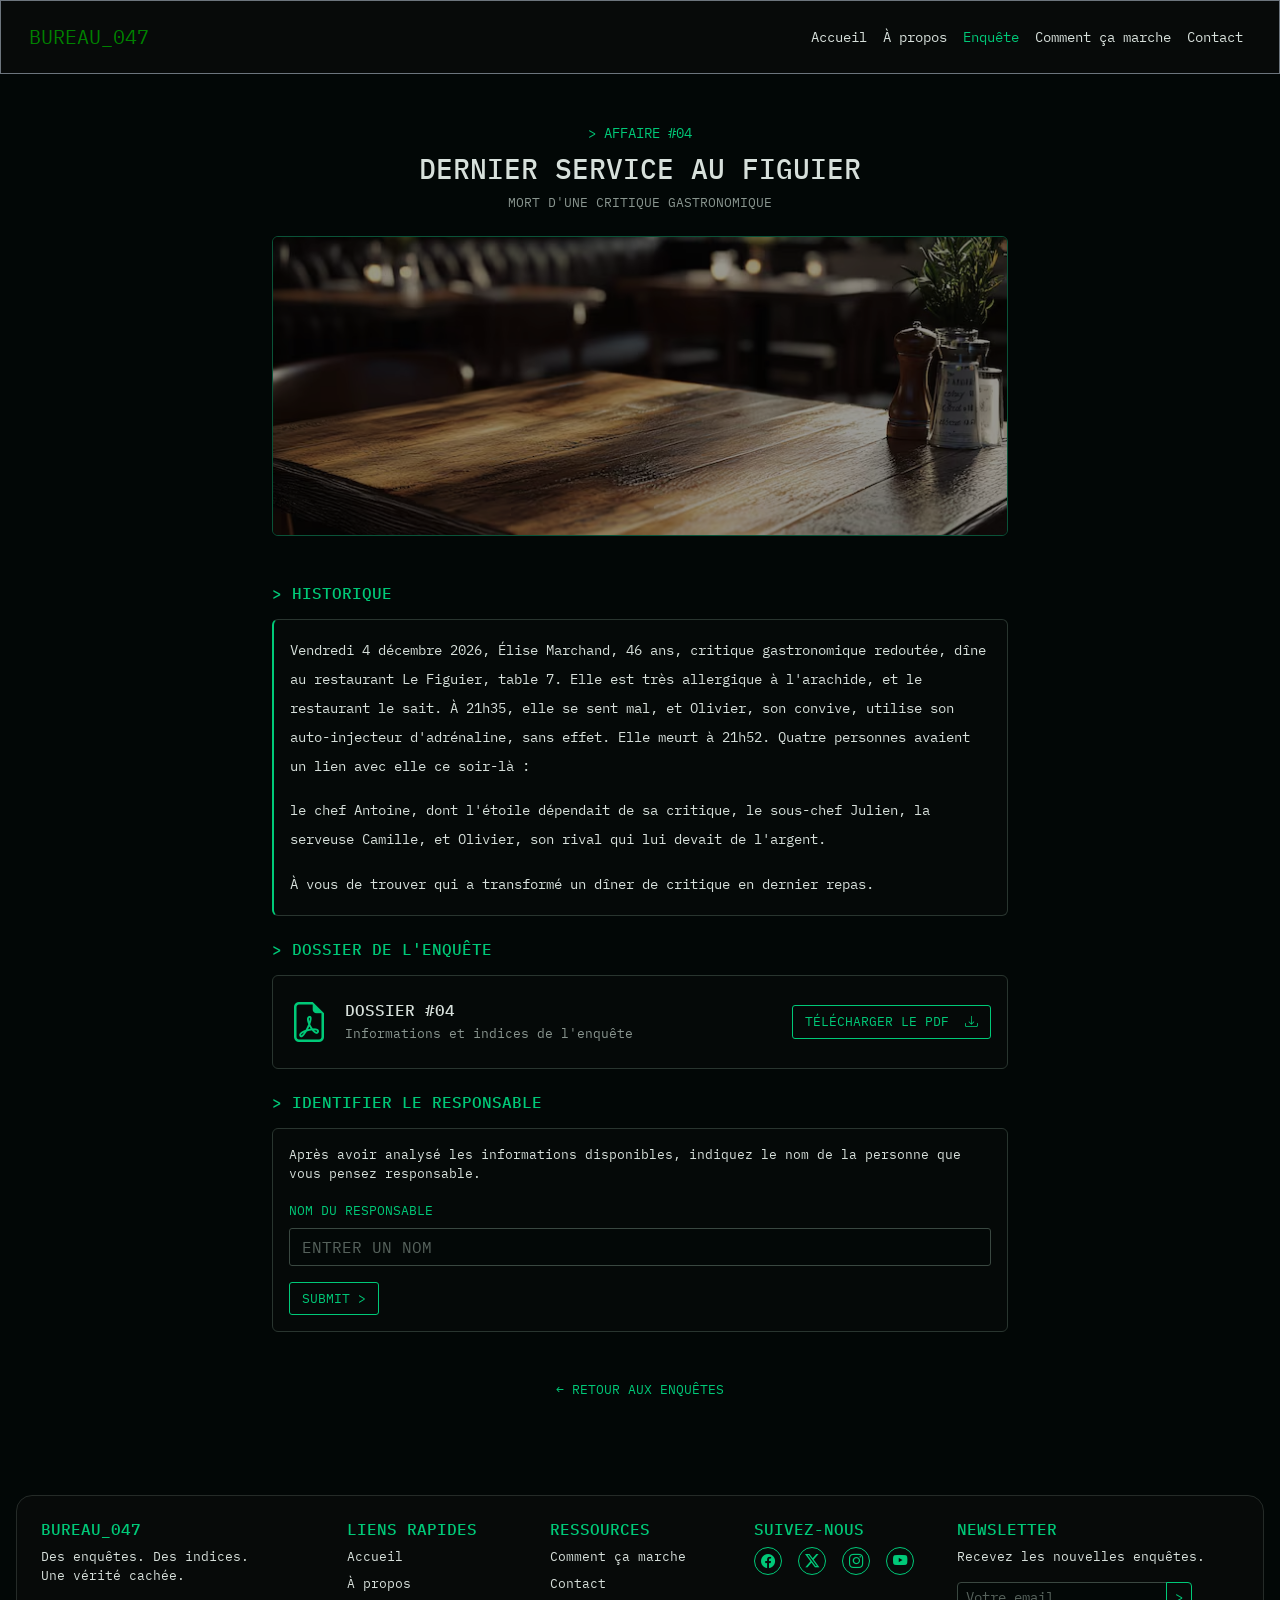
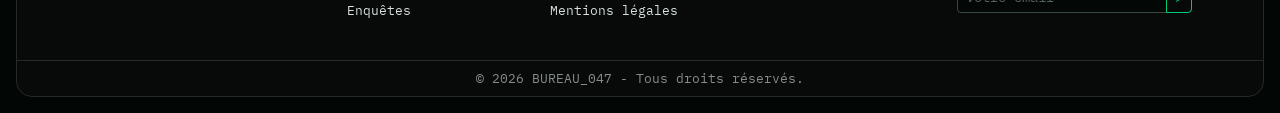
<file: BUREAU_047/html-files/enquetes-html/enquetes_04.html>
<!doctype html>
<html lang="fr">
  <head>
    <meta charset="UTF-8" />
    <meta name="viewport" content="width=device-width, initial-scale=1.0" />
    <title>BUREAU_047 - Affaire #04</title>
    <!-- Bootstrap + icônes + police -->
    <link
      href="https://cdn.jsdelivr.net/npm/bootstrap@5.3.8/dist/css/bootstrap.min.css"
      rel="stylesheet"
    />
    <link
      href="https://cdn.jsdelivr.net/npm/bootstrap-icons@1.11.3/font/bootstrap-icons.min.css"
      rel="stylesheet"
    />
    <link
      href="https://fonts.googleapis.com/css2?family=IBM+Plex+Mono:wght@400;500&display=swap"
      rel="stylesheet"
    />
    <!-- Mon CSS (après Bootstrap pour pouvoir le modifier) -->
    <link href="../../css-files/style.css" rel="stylesheet" />
  </head>
  <body class="d-flex flex-column min-vh-100">
    <!-- NAVBAR -->
    <nav class="navbar navbar-expand-lg p-3 border border-secondary">
      <div class="container-fluid">
        <a class="navbar-brand" href="../../index.html">BUREAU_047</a>
        <button
          class="navbar-toggler"
          type="button"
          data-bs-toggle="collapse"
          data-bs-target="#menu"
          aria-controls="menu"
          aria-expanded="false"
          aria-label="Ouvrir le menu"
        >
          <span class="navbar-toggler-icon"></span>
        </button>
        <div class="collapse navbar-collapse" id="menu">
          <ul class="navbar-nav ms-lg-auto pt-3 pt-lg-0">
            <li class="nav-item">
              <a href="../../index.html" class="nav-link">Accueil</a>
            </li>
            <li class="nav-item">
              <a href="../about.html" class="nav-link">À propos</a>
            </li>
            <li class="nav-item">
              <a href="../enquete.html" class="nav-link active">Enquête</a>
            </li>
            <li class="nav-item">
              <a href="../process.html" class="nav-link">Comment ça marche</a>
            </li>
            <li class="nav-item">
              <a href="../contact.html" class="nav-link">Contact</a>
            </li>
          </ul>
        </div>
      </div>
    </nav>

    <!-- MAIN : affaire #04 -->
    <main class="container flex-grow-1 py-5">
      <div class="row justify-content-center">
        <div class="col-12 col-lg-10 col-xl-8">
          <header class="text-center mb-4">
            <p class="text-vert mb-2">&gt; AFFAIRE #04</p>
            <h1 class="h3">DERNIER SERVICE AU FIGUIER</h1>
            <p class="small text-gris">MORT D'UNE CRITIQUE GASTRONOMIQUE</p>
          </header>

          <img
            src="../../images/restorant.avif"
            alt="Dernier service au figuier"
            class="affaire-img rounded border mb-5"
          />

          <!-- Historique -->
          <section class="mb-4">
            <h2 class="h6 text-vert mb-3">&gt; HISTORIQUE</h2>
            <div class="card carte case-panel">
              <div class="card-body lh-lg">
                <p class="card-text">
                  Vendredi 4 décembre 2026, Élise Marchand, 46 ans, critique
                  gastronomique redoutée, dîne au restaurant Le Figuier, table
                  7. Elle est très allergique à l'arachide, et le restaurant le
                  sait. À 21h35, elle se sent mal, et Olivier, son convive,
                  utilise son auto-injecteur d'adrénaline, sans effet. Elle
                  meurt à 21h52. Quatre personnes avaient un lien avec elle ce
                  soir-là :
                </p>
                <p class="card-text">
                  le chef Antoine, dont l'étoile dépendait de sa critique, le
                  sous-chef Julien, la serveuse Camille, et Olivier, son rival
                  qui lui devait de l'argent.
                </p>
                <p class="card-text">
                  À vous de trouver qui a transformé un dîner de critique en
                  dernier repas.
                </p>
              </div>
            </div>
          </section>

          <!-- Dossier PDF -->
          <section class="mb-4">
            <h2 class="h6 text-vert mb-3">&gt; DOSSIER DE L'ENQUÊTE</h2>
            <div class="card carte">
              <div
                class="card-body d-flex flex-column flex-sm-row justify-content-between align-items-sm-center gap-3"
              >
                <div class="d-flex align-items-center gap-3">
                  <i class="bi bi-file-earmark-pdf fs-1 text-vert"></i>
                  <div>
                    <h3 class="h6 mb-1">DOSSIER #04</h3>
                    <p class="small text-gris mb-0">
                      Informations et indices de l'enquête
                    </p>
                  </div>
                </div>
                <a
                  href="../../pdf-files/Affaire_04_Dernier_service_au_Figuier.pdf"
                  class="btn btn-vert"
                  download
                  >TÉLÉCHARGER LE PDF <i class="bi bi-download ms-2"></i
                ></a>
              </div>
            </div>
          </section>

          <!-- Réponse -->
          <section class="mb-4">
            <h2 class="h6 text-vert mb-3">&gt; IDENTIFIER LE RESPONSABLE</h2>
            <div class="card carte">
              <div class="card-body">
                <p class="small">
                  Après avoir analysé les informations disponibles, indiquez le
                  nom de la personne que vous pensez responsable.
                </p>
                <form>
                  <label for="suspect" class="form-label text-vert small"
                    >NOM DU RESPONSABLE</label
                  >
                  <input
                    type="text"
                    class="form-control mb-3"
                    id="suspect"
                    name="suspect"
                    placeholder="ENTRER UN NOM"
                    autocomplete="off"
                  />
                  <button type="submit" class="btn btn-vert">
                    SUBMIT &gt;
                  </button>
                </form>
                <!-- Plus tard (avec JavaScript) : message de résultat
                <div class="alert alert-success mt-3">IDENTITÉ CORRECTE</div>
                <div class="alert alert-danger mt-3">RÉPONSE INCORRECTE</div>
                -->
              </div>
            </div>
          </section>

          <a
            href="../enquete.html"
            class="d-block text-center text-decoration-none small mt-5"
            >&larr; RETOUR AUX ENQUÊTES</a
          >
        </div>
      </div>
    </main>

    <!-- FOOTER -->
    <footer class="footer mt-5 mx-2 mx-md-3 mb-3 rounded-4">
      <div class="container-fluid px-4 pt-4">
        <div class="row">
          <div class="col-12 col-md-6 col-lg-3 mb-4">
            <h2 class="h6 text-vert">BUREAU_047</h2>
            <p class="small mb-0">
              Des enquêtes. Des indices.<br />Une vérité cachée.
            </p>
          </div>

          <div class="col-6 col-md-3 col-lg-2 mb-4">
            <h2 class="h6 text-vert">LIENS RAPIDES</h2>
            <ul class="list-unstyled small">
              <li class="mb-2"><a href="../../index.html">Accueil</a></li>
              <li class="mb-2"><a href="../about.html">À propos</a></li>
              <li class="mb-2"><a href="../enquete.html">Enquêtes</a></li>
            </ul>
          </div>

          <div class="col-6 col-md-3 col-lg-2 mb-4">
            <h2 class="h6 text-vert">RESSOURCES</h2>
            <ul class="list-unstyled small">
              <li class="mb-2">
                <a href="../process.html">Comment ça marche</a>
              </li>
              <li class="mb-2"><a href="../contact.html">Contact</a></li>
              <li class="mb-2">
                <a
                  href="mailto:bureau_047@gmail.com?subject=Mentions%20l%C3%A9gales"
                  >Mentions légales</a
                >
              </li>
            </ul>
          </div>

          <div class="col-12 col-md-6 col-lg-2 mb-4">
            <h2 class="h6 text-vert">SUIVEZ-NOUS</h2>
            <div class="d-flex gap-3">
              <a
                class="icone-rond d-flex justify-content-center align-items-center rounded-circle"
                href="https://www.facebook.com/"
                target="_blank"
                rel="noopener noreferrer"
                aria-label="Facebook"
                ><i class="bi bi-facebook"></i
              ></a>
              <a
                class="icone-rond d-flex justify-content-center align-items-center rounded-circle"
                href="https://x.com/"
                target="_blank"
                rel="noopener noreferrer"
                aria-label="X"
                ><i class="bi bi-twitter-x"></i
              ></a>
              <a
                class="icone-rond d-flex justify-content-center align-items-center rounded-circle"
                href="https://www.instagram.com/"
                target="_blank"
                rel="noopener noreferrer"
                aria-label="Instagram"
                ><i class="bi bi-instagram"></i
              ></a>
              <a
                class="icone-rond d-flex justify-content-center align-items-center rounded-circle"
                href="https://www.youtube.com/"
                target="_blank"
                rel="noopener noreferrer"
                aria-label="YouTube"
                ><i class="bi bi-youtube"></i
              ></a>
            </div>
          </div>

          <div class="col-12 col-md-6 col-lg-3 mb-4">
            <h2 class="h6 text-vert">NEWSLETTER</h2>
            <p class="small">Recevez les nouvelles enquêtes.</p>
            <div class="input-group input-group-sm newsletter">
              <input
                type="email"
                class="form-control"
                placeholder="Votre email"
                aria-label="Votre email"
              />
              <button
                type="button"
                class="btn btn-vert"
                aria-label="S'inscrire"
              >
                &gt;
              </button>
            </div>
          </div>
        </div>
      </div>
      <div class="footer-bottom text-center small py-2">
        © 2026 BUREAU_047 - Tous droits réservés.
      </div>
    </footer>

    <script
      src="https://cdn.jsdelivr.net/npm/bootstrap@5.3.8/dist/js/bootstrap.bundle.min.js"
    ></script>
  </body>
</html>
</file>
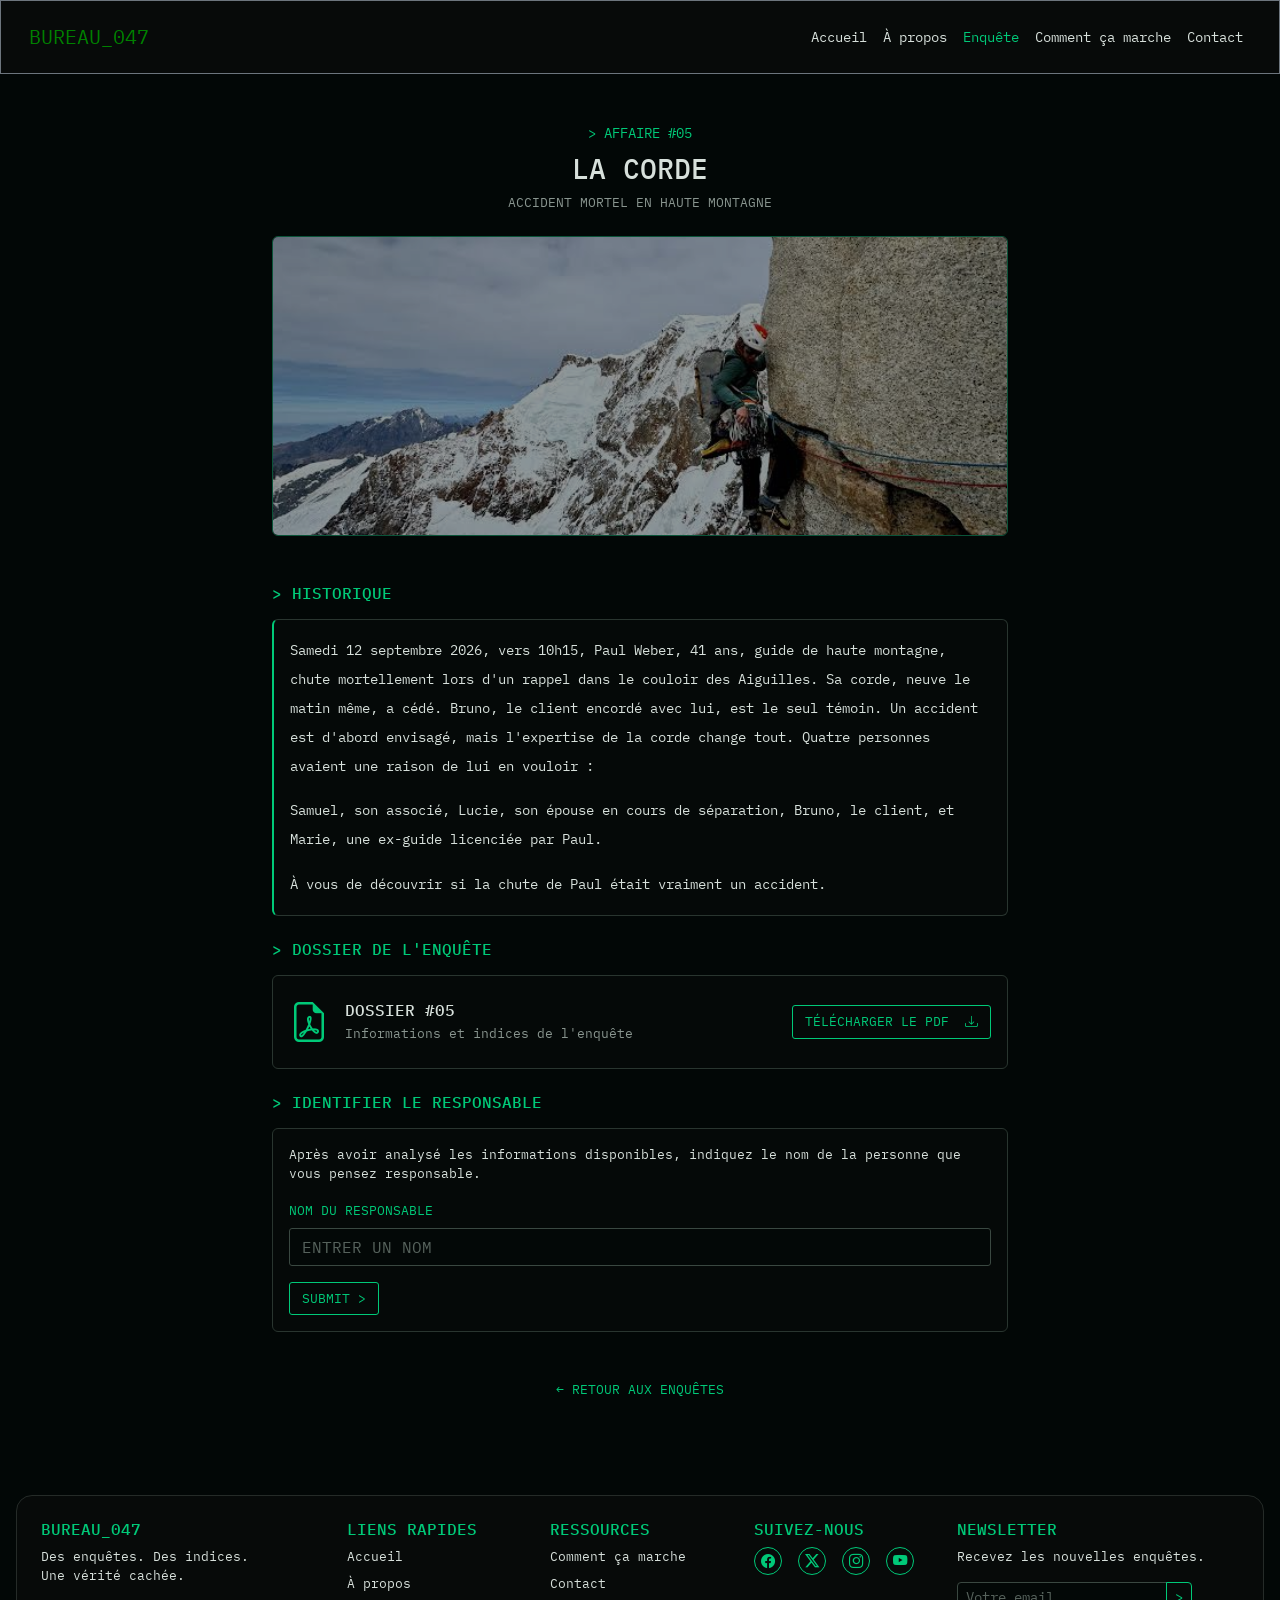
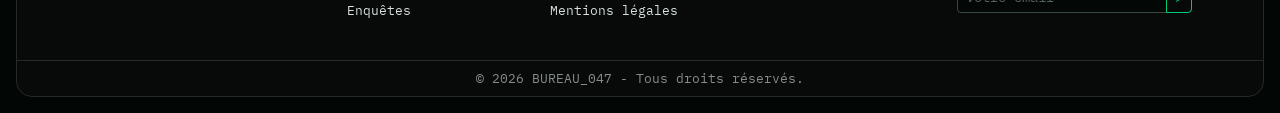
<file: BUREAU_047/html-files/enquetes-html/enquetes_05.html>
<!doctype html>
<html lang="fr">
  <head>
    <meta charset="UTF-8" />
    <meta name="viewport" content="width=device-width, initial-scale=1.0" />
    <title>BUREAU_047 - Affaire #05</title>
    <!-- Bootstrap + icônes + police -->
    <link
      href="https://cdn.jsdelivr.net/npm/bootstrap@5.3.8/dist/css/bootstrap.min.css"
      rel="stylesheet"
    />
    <link
      href="https://cdn.jsdelivr.net/npm/bootstrap-icons@1.11.3/font/bootstrap-icons.min.css"
      rel="stylesheet"
    />
    <link
      href="https://fonts.googleapis.com/css2?family=IBM+Plex+Mono:wght@400;500&display=swap"
      rel="stylesheet"
    />
    <!-- Mon CSS (après Bootstrap pour pouvoir le modifier) -->
    <link href="../../css-files/style.css" rel="stylesheet" />
  </head>
  <body class="d-flex flex-column min-vh-100">
    <!-- NAVBAR -->
    <nav class="navbar navbar-expand-lg p-3 border border-secondary">
      <div class="container-fluid">
        <a class="navbar-brand" href="../../index.html">BUREAU_047</a>
        <button
          class="navbar-toggler"
          type="button"
          data-bs-toggle="collapse"
          data-bs-target="#menu"
          aria-controls="menu"
          aria-expanded="false"
          aria-label="Ouvrir le menu"
        >
          <span class="navbar-toggler-icon"></span>
        </button>
        <div class="collapse navbar-collapse" id="menu">
          <ul class="navbar-nav ms-lg-auto pt-3 pt-lg-0">
            <li class="nav-item">
              <a href="../../index.html" class="nav-link">Accueil</a>
            </li>
            <li class="nav-item">
              <a href="../about.html" class="nav-link">À propos</a>
            </li>
            <li class="nav-item">
              <a href="../enquete.html" class="nav-link active">Enquête</a>
            </li>
            <li class="nav-item">
              <a href="../process.html" class="nav-link">Comment ça marche</a>
            </li>
            <li class="nav-item">
              <a href="../contact.html" class="nav-link">Contact</a>
            </li>
          </ul>
        </div>
      </div>
    </nav>

    <!-- MAIN : affaire #05 -->
    <main class="container flex-grow-1 py-5">
      <div class="row justify-content-center">
        <div class="col-12 col-lg-10 col-xl-8">
          <header class="text-center mb-4">
            <p class="text-vert mb-2">&gt; AFFAIRE #05</p>
            <h1 class="h3">LA CORDE</h1>
            <p class="small text-gris">ACCIDENT MORTEL EN HAUTE MONTAGNE</p>
          </header>

          <img
            src="../../images/niege.jpg"
            alt="La corde"
            class="affaire-img rounded border mb-5"
          />

          <!-- Historique -->
          <section class="mb-4">
            <h2 class="h6 text-vert mb-3">&gt; HISTORIQUE</h2>
            <div class="card carte case-panel">
              <div class="card-body lh-lg">
                <p class="card-text">
                  Samedi 12 septembre 2026, vers 10h15, Paul Weber, 41 ans,
                  guide de haute montagne, chute mortellement lors d'un rappel
                  dans le couloir des Aiguilles. Sa corde, neuve le matin même,
                  a cédé. Bruno, le client encordé avec lui, est le seul témoin.
                  Un accident est d'abord envisagé, mais l'expertise de la corde
                  change tout. Quatre personnes avaient une raison de lui en
                  vouloir :
                </p>
                <p class="card-text">
                  Samuel, son associé, Lucie, son épouse en cours de séparation,
                  Bruno, le client, et Marie, une ex-guide licenciée par Paul.
                </p>
                <p class="card-text">
                  À vous de découvrir si la chute de Paul était vraiment un
                  accident.
                </p>
              </div>
            </div>
          </section>

          <!-- Dossier PDF -->
          <section class="mb-4">
            <h2 class="h6 text-vert mb-3">&gt; DOSSIER DE L'ENQUÊTE</h2>
            <div class="card carte">
              <div
                class="card-body d-flex flex-column flex-sm-row justify-content-between align-items-sm-center gap-3"
              >
                <div class="d-flex align-items-center gap-3">
                  <i class="bi bi-file-earmark-pdf fs-1 text-vert"></i>
                  <div>
                    <h3 class="h6 mb-1">DOSSIER #05</h3>
                    <p class="small text-gris mb-0">
                      Informations et indices de l'enquête
                    </p>
                  </div>
                </div>
                <a
                  href="../../pdf-files/Affaire_05_La_corde.pdf"
                  class="btn btn-vert"
                  download
                  >TÉLÉCHARGER LE PDF <i class="bi bi-download ms-2"></i
                ></a>
              </div>
            </div>
          </section>

          <!-- Réponse -->
          <section class="mb-4">
            <h2 class="h6 text-vert mb-3">&gt; IDENTIFIER LE RESPONSABLE</h2>
            <div class="card carte">
              <div class="card-body">
                <p class="small">
                  Après avoir analysé les informations disponibles, indiquez le
                  nom de la personne que vous pensez responsable.
                </p>
                <form>
                  <label for="suspect" class="form-label text-vert small"
                    >NOM DU RESPONSABLE</label
                  >
                  <input
                    type="text"
                    class="form-control mb-3"
                    id="suspect"
                    name="suspect"
                    placeholder="ENTRER UN NOM"
                    autocomplete="off"
                  />
                  <button type="submit" class="btn btn-vert">
                    SUBMIT &gt;
                  </button>
                </form>
                <!-- Plus tard (avec JavaScript) : message de résultat
                <div class="alert alert-success mt-3">IDENTITÉ CORRECTE</div>
                <div class="alert alert-danger mt-3">RÉPONSE INCORRECTE</div>
                -->
              </div>
            </div>
          </section>

          <a
            href="../enquete.html"
            class="d-block text-center text-decoration-none small mt-5"
            >&larr; RETOUR AUX ENQUÊTES</a
          >
        </div>
      </div>
    </main>

    <!-- FOOTER -->
    <footer class="footer mt-5 mx-2 mx-md-3 mb-3 rounded-4">
      <div class="container-fluid px-4 pt-4">
        <div class="row">
          <div class="col-12 col-md-6 col-lg-3 mb-4">
            <h2 class="h6 text-vert">BUREAU_047</h2>
            <p class="small mb-0">
              Des enquêtes. Des indices.<br />Une vérité cachée.
            </p>
          </div>

          <div class="col-6 col-md-3 col-lg-2 mb-4">
            <h2 class="h6 text-vert">LIENS RAPIDES</h2>
            <ul class="list-unstyled small">
              <li class="mb-2"><a href="../../index.html">Accueil</a></li>
              <li class="mb-2"><a href="../about.html">À propos</a></li>
              <li class="mb-2"><a href="../enquete.html">Enquêtes</a></li>
            </ul>
          </div>

          <div class="col-6 col-md-3 col-lg-2 mb-4">
            <h2 class="h6 text-vert">RESSOURCES</h2>
            <ul class="list-unstyled small">
              <li class="mb-2">
                <a href="../process.html">Comment ça marche</a>
              </li>
              <li class="mb-2"><a href="../contact.html">Contact</a></li>
              <li class="mb-2">
                <a
                  href="mailto:bureau_047@gmail.com?subject=Mentions%20l%C3%A9gales"
                  >Mentions légales</a
                >
              </li>
            </ul>
          </div>

          <div class="col-12 col-md-6 col-lg-2 mb-4">
            <h2 class="h6 text-vert">SUIVEZ-NOUS</h2>
            <div class="d-flex gap-3">
              <a
                class="icone-rond d-flex justify-content-center align-items-center rounded-circle"
                href="https://www.facebook.com/"
                target="_blank"
                rel="noopener noreferrer"
                aria-label="Facebook"
                ><i class="bi bi-facebook"></i
              ></a>
              <a
                class="icone-rond d-flex justify-content-center align-items-center rounded-circle"
                href="https://x.com/"
                target="_blank"
                rel="noopener noreferrer"
                aria-label="X"
                ><i class="bi bi-twitter-x"></i
              ></a>
              <a
                class="icone-rond d-flex justify-content-center align-items-center rounded-circle"
                href="https://www.instagram.com/"
                target="_blank"
                rel="noopener noreferrer"
                aria-label="Instagram"
                ><i class="bi bi-instagram"></i
              ></a>
              <a
                class="icone-rond d-flex justify-content-center align-items-center rounded-circle"
                href="https://www.youtube.com/"
                target="_blank"
                rel="noopener noreferrer"
                aria-label="YouTube"
                ><i class="bi bi-youtube"></i
              ></a>
            </div>
          </div>

          <div class="col-12 col-md-6 col-lg-3 mb-4">
            <h2 class="h6 text-vert">NEWSLETTER</h2>
            <p class="small">Recevez les nouvelles enquêtes.</p>
            <div class="input-group input-group-sm newsletter">
              <input
                type="email"
                class="form-control"
                placeholder="Votre email"
                aria-label="Votre email"
              />
              <button
                type="button"
                class="btn btn-vert"
                aria-label="S'inscrire"
              >
                &gt;
              </button>
            </div>
          </div>
        </div>
      </div>
      <div class="footer-bottom text-center small py-2">
        © 2026 BUREAU_047 - Tous droits réservés.
      </div>
    </footer>

    <script
      src="https://cdn.jsdelivr.net/npm/bootstrap@5.3.8/dist/js/bootstrap.bundle.min.js"
    ></script>
  </body>
</html>
</file>
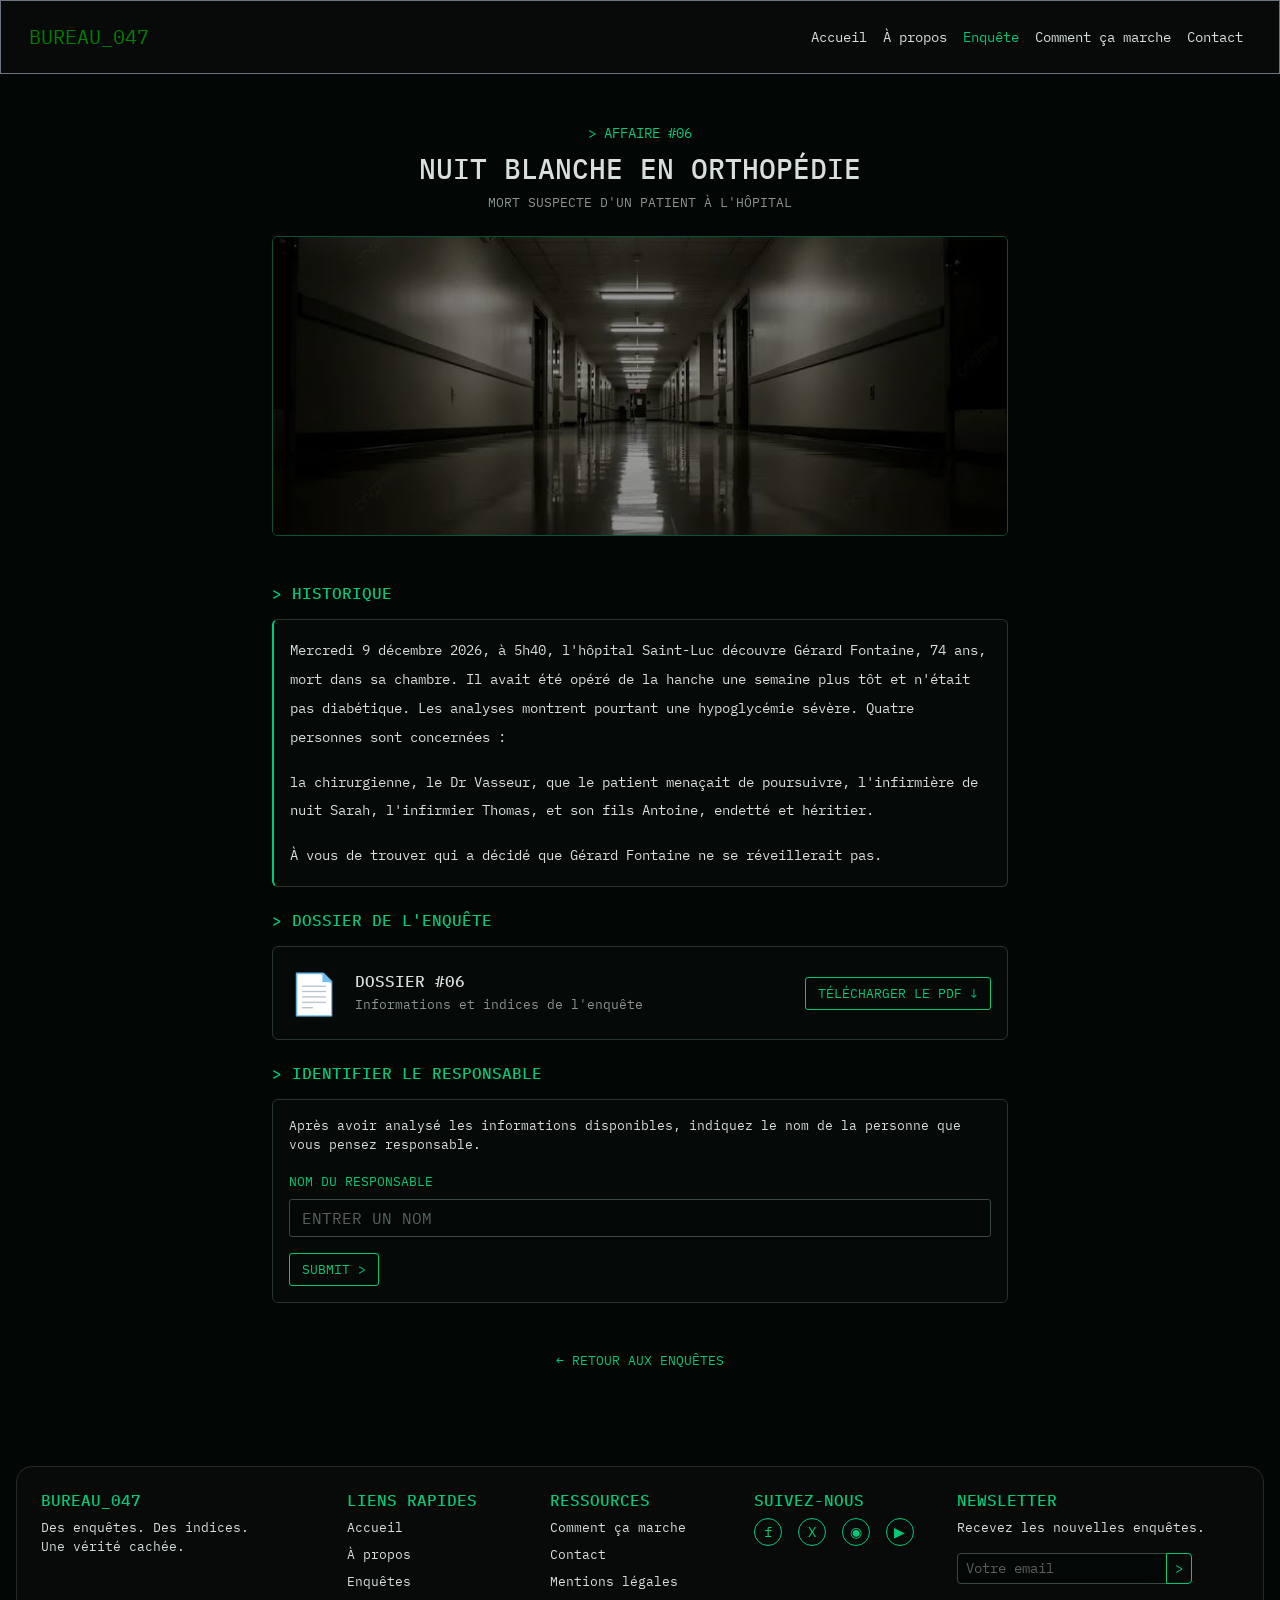
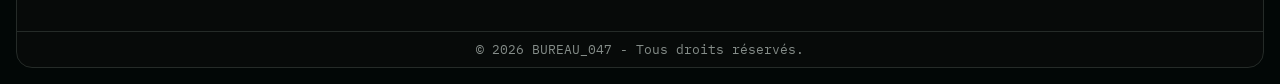
<file: BUREAU_047/html-files/enquetes-html/enquetes_06.html>
<!doctype html>
<html lang="fr">
  <head>
    <meta charset="UTF-8">
    <meta name="viewport" content="width=device-width, initial-scale=1.0">
    <title>BUREAU_047 - Affaire #06</title>
    <link href="https://cdn.jsdelivr.net/npm/bootstrap@5.3.8/dist/css/bootstrap.min.css" rel="stylesheet">
    <link href="https://fonts.googleapis.com/css2?family=IBM+Plex+Mono:wght@400;500&display=swap" rel="stylesheet">
    <link href="../../css-files/style.css" rel="stylesheet">
  </head>
  <body class="d-flex flex-column min-vh-100">
    <nav class="navbar navbar-expand-lg p-3 border border-secondary">
      <div class="container-fluid">
        <a class="navbar-brand" href="../../index.html">BUREAU_047</a>
        <button
          class="navbar-toggler"
          type="button"
          data-bs-toggle="collapse"
          data-bs-target="#menu"
          aria-controls="menu"
          aria-expanded="false"
          aria-label="Ouvrir le menu"
        >
          <span class="navbar-toggler-icon"></span>
        </button>
        <div class="collapse navbar-collapse" id="menu">
          <ul class="navbar-nav ms-lg-auto pt-3 pt-lg-0">
            <li class="nav-item">
              <a href="../../index.html" class="nav-link">Accueil</a>
            </li>
            <li class="nav-item">
              <a href="../about.html" class="nav-link">À propos</a>
            </li>
            <li class="nav-item">
              <a href="../enquete.html" class="nav-link active">Enquête</a>
            </li>
            <li class="nav-item">
              <a href="../process.html" class="nav-link">Comment ça marche</a>
            </li>
            <li class="nav-item">
              <a href="../contact.html" class="nav-link">Contact</a>
            </li>
          </ul>
        </div>
      </div>
    </nav>

    <main class="container flex-grow-1 py-5">
      <div class="row justify-content-center">
        <div class="col-12 col-lg-10 col-xl-8">
          <header class="text-center mb-4">
            <p class="text-vert mb-2">&gt; AFFAIRE #06</p>
            <h1 class="h3">NUIT BLANCHE EN ORTHOPÉDIE</h1>
            <p class="small text-gris">
              MORT SUSPECTE D'UN PATIENT À L'HÔPITAL
            </p>
          </header>

          <img src="../../images/hopitale.jpg" alt="Nuit blanche en orthopédie" class="affaire-img rounded border mb-5">

          <section class="mb-4">
            <h2 class="h6 text-vert mb-3">&gt; HISTORIQUE</h2>
            <div class="card carte case-panel">
              <div class="card-body lh-lg">
                <p class="card-text">
                  Mercredi 9 décembre 2026, à 5h40, l'hôpital Saint-Luc découvre
                  Gérard Fontaine, 74 ans, mort dans sa chambre. Il avait été
                  opéré de la hanche une semaine plus tôt et n'était pas
                  diabétique. Les analyses montrent pourtant une hypoglycémie
                  sévère. Quatre personnes sont concernées :
                </p>
                <p class="card-text">
                  la chirurgienne, le Dr Vasseur, que le patient menaçait de
                  poursuivre, l'infirmière de nuit Sarah, l'infirmier Thomas, et
                  son fils Antoine, endetté et héritier.
                </p>
                <p class="card-text">
                  À vous de trouver qui a décidé que Gérard Fontaine ne se
                  réveillerait pas.
                </p>
              </div>
            </div>
          </section>

          <section class="mb-4">
            <h2 class="h6 text-vert mb-3">&gt; DOSSIER DE L'ENQUÊTE</h2>
            <div class="card carte">
              <div
                class="card-body d-flex flex-column flex-sm-row justify-content-between align-items-sm-center gap-3"
              >
                <div class="d-flex align-items-center gap-3">
                  <span class="fs-1 text-vert" aria-hidden="true">&#128196;</span>
                  <div>
                    <h3 class="h6 mb-1">DOSSIER #06</h3>
                    <p class="small text-gris mb-0">
                      Informations et indices de l'enquête
                    </p>
                  </div>
                </div>
                <a href="../../pdf-files/Affaire_06_Nuit_blanche_en_orthopedie.pdf" class="btn btn-vert" download>
                  TÉLÉCHARGER LE PDF <span aria-hidden="true">&#8595;</span>
                </a>
              </div>
            </div>
          </section>

          <section class="mb-4">
            <h2 class="h6 text-vert mb-3">&gt; IDENTIFIER LE RESPONSABLE</h2>
            <div class="card carte">
              <div class="card-body">
                <p class="small">
                  Après avoir analysé les informations disponibles, indiquez le
                  nom de la personne que vous pensez responsable.
                </p>
                <form>
                  <label for="suspect" class="form-label text-vert small"
                    >NOM DU RESPONSABLE</label
                  >
                  <input type="text" class="form-control mb-3" id="suspect" name="suspect" placeholder="ENTRER UN NOM">
                  <button type="submit" class="btn btn-vert">
                    SUBMIT &gt;
                  </button>
                </form>
              </div>
            </div>
          </section>

          <a href="../enquete.html" class="d-block text-center text-decoration-none small mt-5">
            &larr; RETOUR AUX ENQUÊTES
          </a>
        </div>
      </div>
    </main>

    <footer class="footer mt-5 mx-2 mx-md-3 mb-3 rounded-4">
      <div class="container-fluid px-4 pt-4">
        <div class="row">
          <div class="col-12 col-md-6 col-lg-3 mb-4">
            <h2 class="h6 text-vert">BUREAU_047</h2>
            <p class="small mb-0">
              Des enquêtes. Des indices.<br />Une vérité cachée.
            </p>
          </div>

          <div class="col-6 col-md-3 col-lg-2 mb-4">
            <h2 class="h6 text-vert">LIENS RAPIDES</h2>
            <ul class="list-unstyled small">
              <li class="mb-2"><a href="../../index.html">Accueil</a></li>
              <li class="mb-2"><a href="../about.html">À propos</a></li>
              <li class="mb-2"><a href="../enquete.html">Enquêtes</a></li>
            </ul>
          </div>

          <div class="col-6 col-md-3 col-lg-2 mb-4">
            <h2 class="h6 text-vert">RESSOURCES</h2>
            <ul class="list-unstyled small">
              <li class="mb-2">
                <a href="../process.html">Comment ça marche</a>
              </li>
              <li class="mb-2"><a href="../contact.html">Contact</a></li>
              <li class="mb-2">
                <a href="mailto:bureau_047@gmail.com?subject=Mentions%20l%C3%A9gales">Mentions légales</a>
              </li>
            </ul>
          </div>

          <div class="col-12 col-md-6 col-lg-2 mb-4">
            <h2 class="h6 text-vert">SUIVEZ-NOUS</h2>
            <div class="d-flex gap-3">
              <a class="icone-rond d-flex justify-content-center align-items-center rounded-circle" href="https://www.facebook.com/" target="_blank" rel="noopener noreferrer" aria-label="Facebook">f</a>
              <a class="icone-rond d-flex justify-content-center align-items-center rounded-circle" href="https://x.com/" target="_blank" rel="noopener noreferrer" aria-label="X">X</a>
              <a class="icone-rond d-flex justify-content-center align-items-center rounded-circle" href="https://www.instagram.com/" target="_blank" rel="noopener noreferrer" aria-label="Instagram">&#9673;</a>
              <a class="icone-rond d-flex justify-content-center align-items-center rounded-circle" href="https://www.youtube.com/" target="_blank" rel="noopener noreferrer" aria-label="YouTube">&#9654;</a>
            </div>
          </div>

          <div class="col-12 col-md-6 col-lg-3 mb-4">
            <h2 class="h6 text-vert">NEWSLETTER</h2>
            <p class="small">Recevez les nouvelles enquêtes.</p>
            <div class="input-group input-group-sm newsletter">
              <input type="email" class="form-control" placeholder="Votre email" aria-label="Votre email">
              <button type="button" class="btn btn-vert">
                &gt;
              </button>
            </div>
          </div>
        </div>
      </div>
      <div class="footer-bottom text-center small py-2">
        &copy; 2026 BUREAU_047 - Tous droits réservés.
      </div>
    </footer>

    <script src="https://cdn.jsdelivr.net/npm/bootstrap@5.3.8/dist/js/bootstrap.bundle.min.js"></script>
  </body>
</html>
</file>
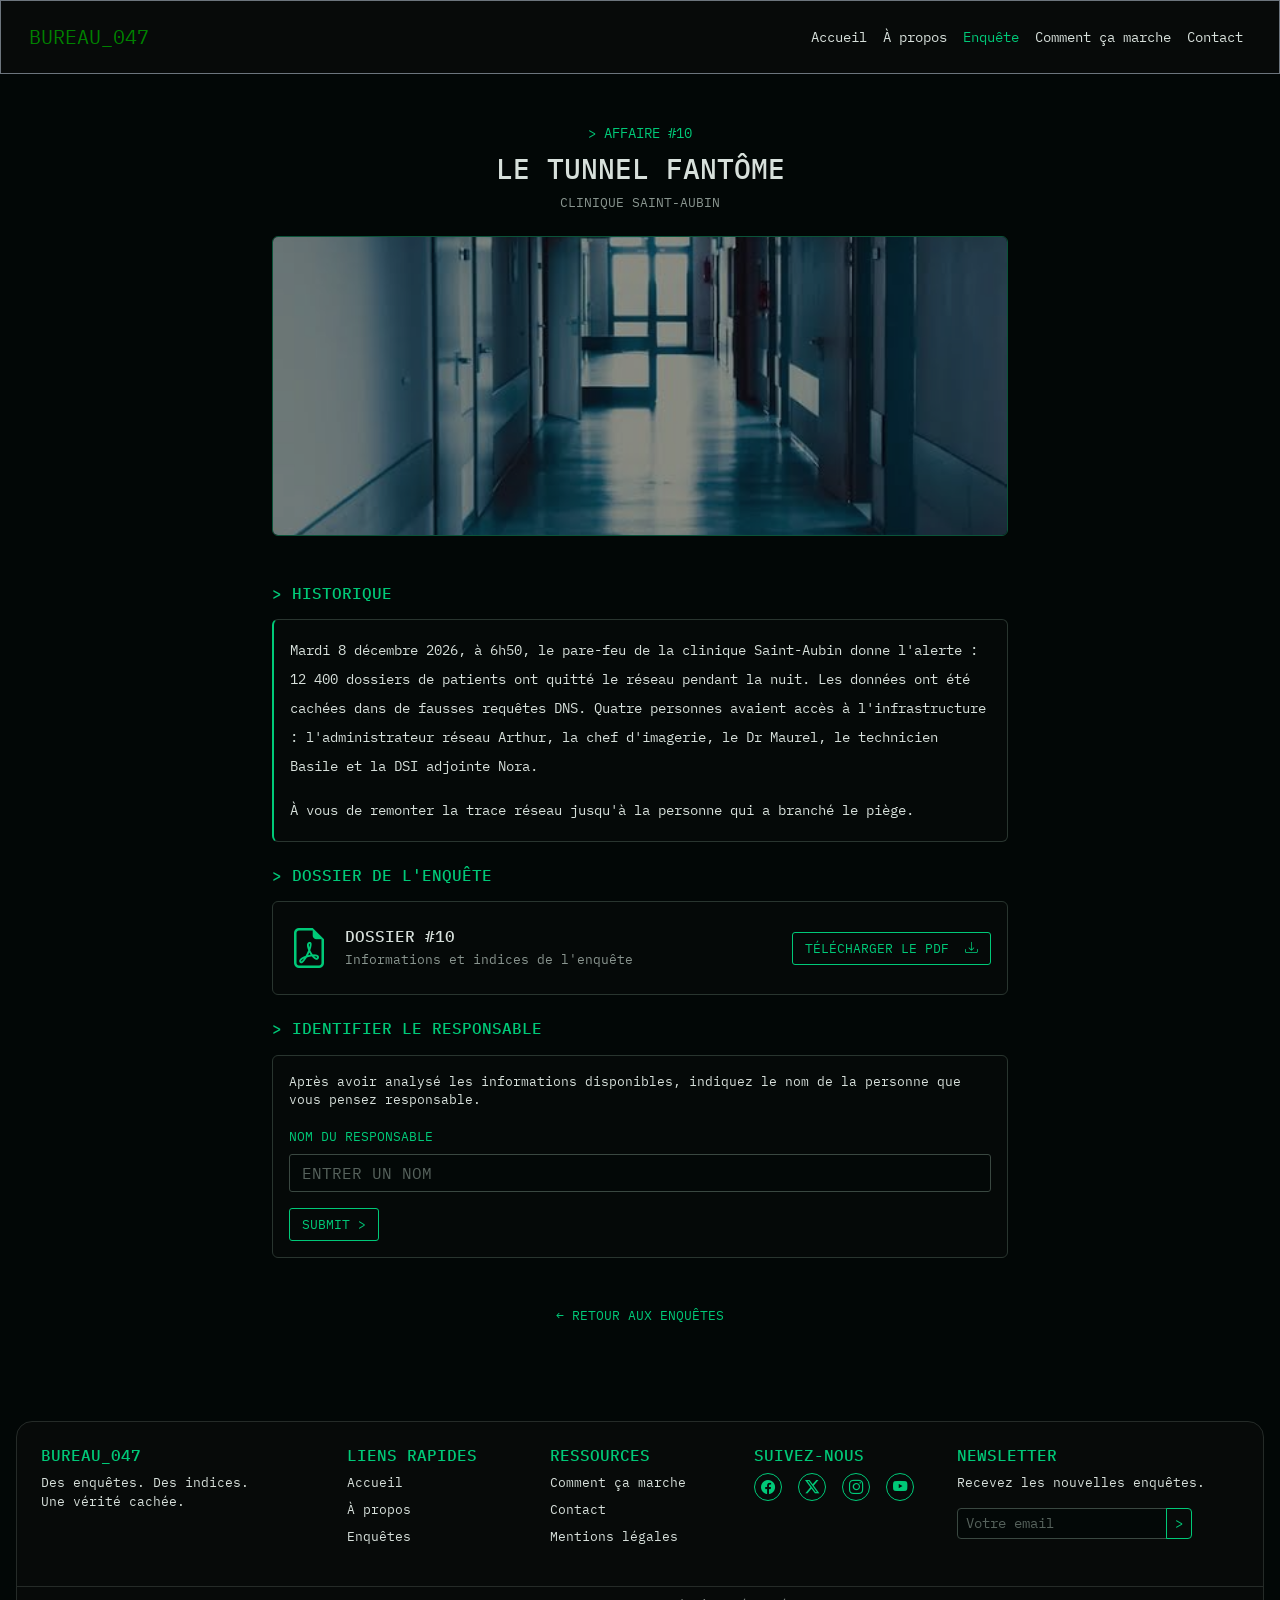
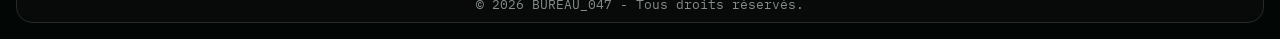
<file: BUREAU_047/html-files/enquetes-html/enquetes_10.html>
<!doctype html>
<html lang="fr">
  <head>
    <meta charset="UTF-8" />
    <meta name="viewport" content="width=device-width, initial-scale=1.0" />
    <title>BUREAU_047 - Affaire #10</title>
    <link
      href="https://cdn.jsdelivr.net/npm/bootstrap@5.3.8/dist/css/bootstrap.min.css"
      rel="stylesheet"
    />
    <link
      href="https://cdn.jsdelivr.net/npm/bootstrap-icons@1.11.3/font/bootstrap-icons.min.css"
      rel="stylesheet"
    />
    <link
      href="https://fonts.googleapis.com/css2?family=IBM+Plex+Mono:wght@400;500&display=swap"
      rel="stylesheet"
    />
    <link href="../../css-files/style.css" rel="stylesheet" />
  </head>
  <body class="d-flex flex-column min-vh-100">
    <nav class="navbar navbar-expand-lg p-3 border border-secondary">
      <div class="container-fluid">
        <a class="navbar-brand" href="../../index.html">BUREAU_047</a>
        <button
          class="navbar-toggler"
          type="button"
          data-bs-toggle="collapse"
          data-bs-target="#menu"
          aria-controls="menu"
          aria-expanded="false"
          aria-label="Ouvrir le menu"
        >
          <span class="navbar-toggler-icon"></span>
        </button>
        <div class="collapse navbar-collapse" id="menu">
          <ul class="navbar-nav ms-lg-auto pt-3 pt-lg-0">
            <li class="nav-item">
              <a href="../../index.html" class="nav-link">Accueil</a>
            </li>
            <li class="nav-item">
              <a href="../about.html" class="nav-link">À propos</a>
            </li>
            <li class="nav-item">
              <a href="../enquete.html" class="nav-link active">Enquête</a>
            </li>
            <li class="nav-item">
              <a href="../process.html" class="nav-link">Comment ça marche</a>
            </li>
            <li class="nav-item">
              <a href="../contact.html" class="nav-link">Contact</a>
            </li>
          </ul>
        </div>
      </div>
    </nav>

    <main class="container flex-grow-1 py-5">
      <div class="row justify-content-center">
        <div class="col-12 col-lg-10 col-xl-8">
          <header class="text-center mb-4">
            <p class="text-vert mb-2">&gt; AFFAIRE #10</p>
            <h1 class="h3">LE TUNNEL FANTÔME</h1>
            <p class="small text-gris">CLINIQUE SAINT-AUBIN</p>
          </header>

          <img
            src="../../images/images.jpg"
            alt="Dossiers numériques de la clinique Saint-Aubin"
            class="affaire-img rounded border mb-5"
          />

          <section class="mb-4">
            <h2 class="h6 text-vert mb-3">&gt; HISTORIQUE</h2>
            <div class="card carte case-panel">
              <div class="card-body lh-lg">
                <p class="card-text">
                  Mardi 8 décembre 2026, à 6h50, le pare-feu de la clinique
                  Saint-Aubin donne l'alerte : 12 400 dossiers de patients ont
                  quitté le réseau pendant la nuit. Les données ont été cachées
                  dans de fausses requêtes DNS. Quatre personnes avaient accès
                  à l'infrastructure : l'administrateur réseau Arthur, la chef
                  d'imagerie, le Dr Maurel, le technicien Basile et la DSI
                  adjointe Nora.
                </p>
                <p class="card-text">
                  À vous de remonter la trace réseau jusqu'à la personne qui a
                  branché le piège.
                </p>
              </div>
            </div>
          </section>

          <section class="mb-4">
            <h2 class="h6 text-vert mb-3">&gt; DOSSIER DE L'ENQUÊTE</h2>
            <div class="card carte">
              <div
                class="card-body d-flex flex-column flex-sm-row justify-content-between align-items-sm-center gap-3"
              >
                <div class="d-flex align-items-center gap-3">
                  <i class="bi bi-file-earmark-pdf fs-1 text-vert"></i>
                  <div>
                    <h3 class="h6 mb-1">DOSSIER #10</h3>
                    <p class="small text-gris mb-0">
                      Informations et indices de l'enquête
                    </p>
                  </div>
                </div>
                <a
                  href="../../pdf-files/Affaire_10_Le_tunnel_fantome.pdf"
                  class="btn btn-vert"
                  download
                  >TÉLÉCHARGER LE PDF
                  <i class="bi bi-download ms-2"></i
                ></a>
              </div>
            </div>
          </section>

          <section class="mb-4">
            <h2 class="h6 text-vert mb-3">&gt; IDENTIFIER LE RESPONSABLE</h2>
            <div class="card carte">
              <div class="card-body">
                <p class="small">
                  Après avoir analysé les informations disponibles, indiquez le
                  nom de la personne que vous pensez responsable.
                </p>
                <form>
                  <label for="suspect" class="form-label text-vert small"
                    >NOM DU RESPONSABLE</label
                  >
                  <input
                    type="text"
                    class="form-control mb-3"
                    id="suspect"
                    name="suspect"
                    placeholder="ENTRER UN NOM"
                    autocomplete="off"
                  />
                  <button type="submit" class="btn btn-vert">
                    SUBMIT &gt;
                  </button>
                </form>
              </div>
            </div>
          </section>

          <a
            href="../enquete.html"
            class="d-block text-center text-decoration-none small mt-5"
            >&larr; RETOUR AUX ENQUÊTES</a
          >
        </div>
      </div>
    </main>

    <footer class="footer mt-5 mx-2 mx-md-3 mb-3 rounded-4">
      <div class="container-fluid px-4 pt-4">
        <div class="row">
          <div class="col-12 col-md-6 col-lg-3 mb-4">
            <h2 class="h6 text-vert">BUREAU_047</h2>
            <p class="small mb-0">
              Des enquêtes. Des indices.<br />Une vérité cachée.
            </p>
          </div>
          <div class="col-6 col-md-3 col-lg-2 mb-4">
            <h2 class="h6 text-vert">LIENS RAPIDES</h2>
            <ul class="list-unstyled small">
              <li class="mb-2"><a href="../../index.html">Accueil</a></li>
              <li class="mb-2"><a href="../about.html">À propos</a></li>
              <li class="mb-2"><a href="../enquete.html">Enquêtes</a></li>
            </ul>
          </div>
          <div class="col-6 col-md-3 col-lg-2 mb-4">
            <h2 class="h6 text-vert">RESSOURCES</h2>
            <ul class="list-unstyled small">
              <li class="mb-2">
                <a href="../process.html">Comment ça marche</a>
              </li>
              <li class="mb-2"><a href="../contact.html">Contact</a></li>
              <li class="mb-2">
                <a href="mailto:bureau_047@gmail.com?subject=Mentions%20l%C3%A9gales"
                  >Mentions légales</a
                >
              </li>
            </ul>
          </div>
          <div class="col-12 col-md-6 col-lg-2 mb-4">
            <h2 class="h6 text-vert">SUIVEZ-NOUS</h2>
            <div class="d-flex gap-3">
              <a
                class="icone-rond d-flex justify-content-center align-items-center rounded-circle"
                href="https://www.facebook.com/"
                target="_blank"
                rel="noopener noreferrer"
                aria-label="Facebook"
                ><i class="bi bi-facebook"></i
              ></a>
              <a
                class="icone-rond d-flex justify-content-center align-items-center rounded-circle"
                href="https://x.com/"
                target="_blank"
                rel="noopener noreferrer"
                aria-label="X"
                ><i class="bi bi-twitter-x"></i
              ></a>
              <a
                class="icone-rond d-flex justify-content-center align-items-center rounded-circle"
                href="https://www.instagram.com/"
                target="_blank"
                rel="noopener noreferrer"
                aria-label="Instagram"
                ><i class="bi bi-instagram"></i
              ></a>
              <a
                class="icone-rond d-flex justify-content-center align-items-center rounded-circle"
                href="https://www.youtube.com/"
                target="_blank"
                rel="noopener noreferrer"
                aria-label="YouTube"
                ><i class="bi bi-youtube"></i
              ></a>
            </div>
          </div>
          <div class="col-12 col-md-6 col-lg-3 mb-4">
            <h2 class="h6 text-vert">NEWSLETTER</h2>
            <p class="small">Recevez les nouvelles enquêtes.</p>
            <div class="input-group input-group-sm newsletter">
              <input
                type="email"
                class="form-control"
                placeholder="Votre email"
                aria-label="Votre email"
              />
              <button
                type="button"
                class="btn btn-vert"
                aria-label="S'inscrire"
              >
                &gt;
              </button>
            </div>
          </div>
        </div>
      </div>
      <div class="footer-bottom text-center small py-2">
        &copy; 2026 BUREAU_047 - Tous droits réservés.
      </div>
    </footer>

    <script src="https://cdn.jsdelivr.net/npm/bootstrap@5.3.8/dist/js/bootstrap.bundle.min.js"></script>
  </body>
</html>
</file>
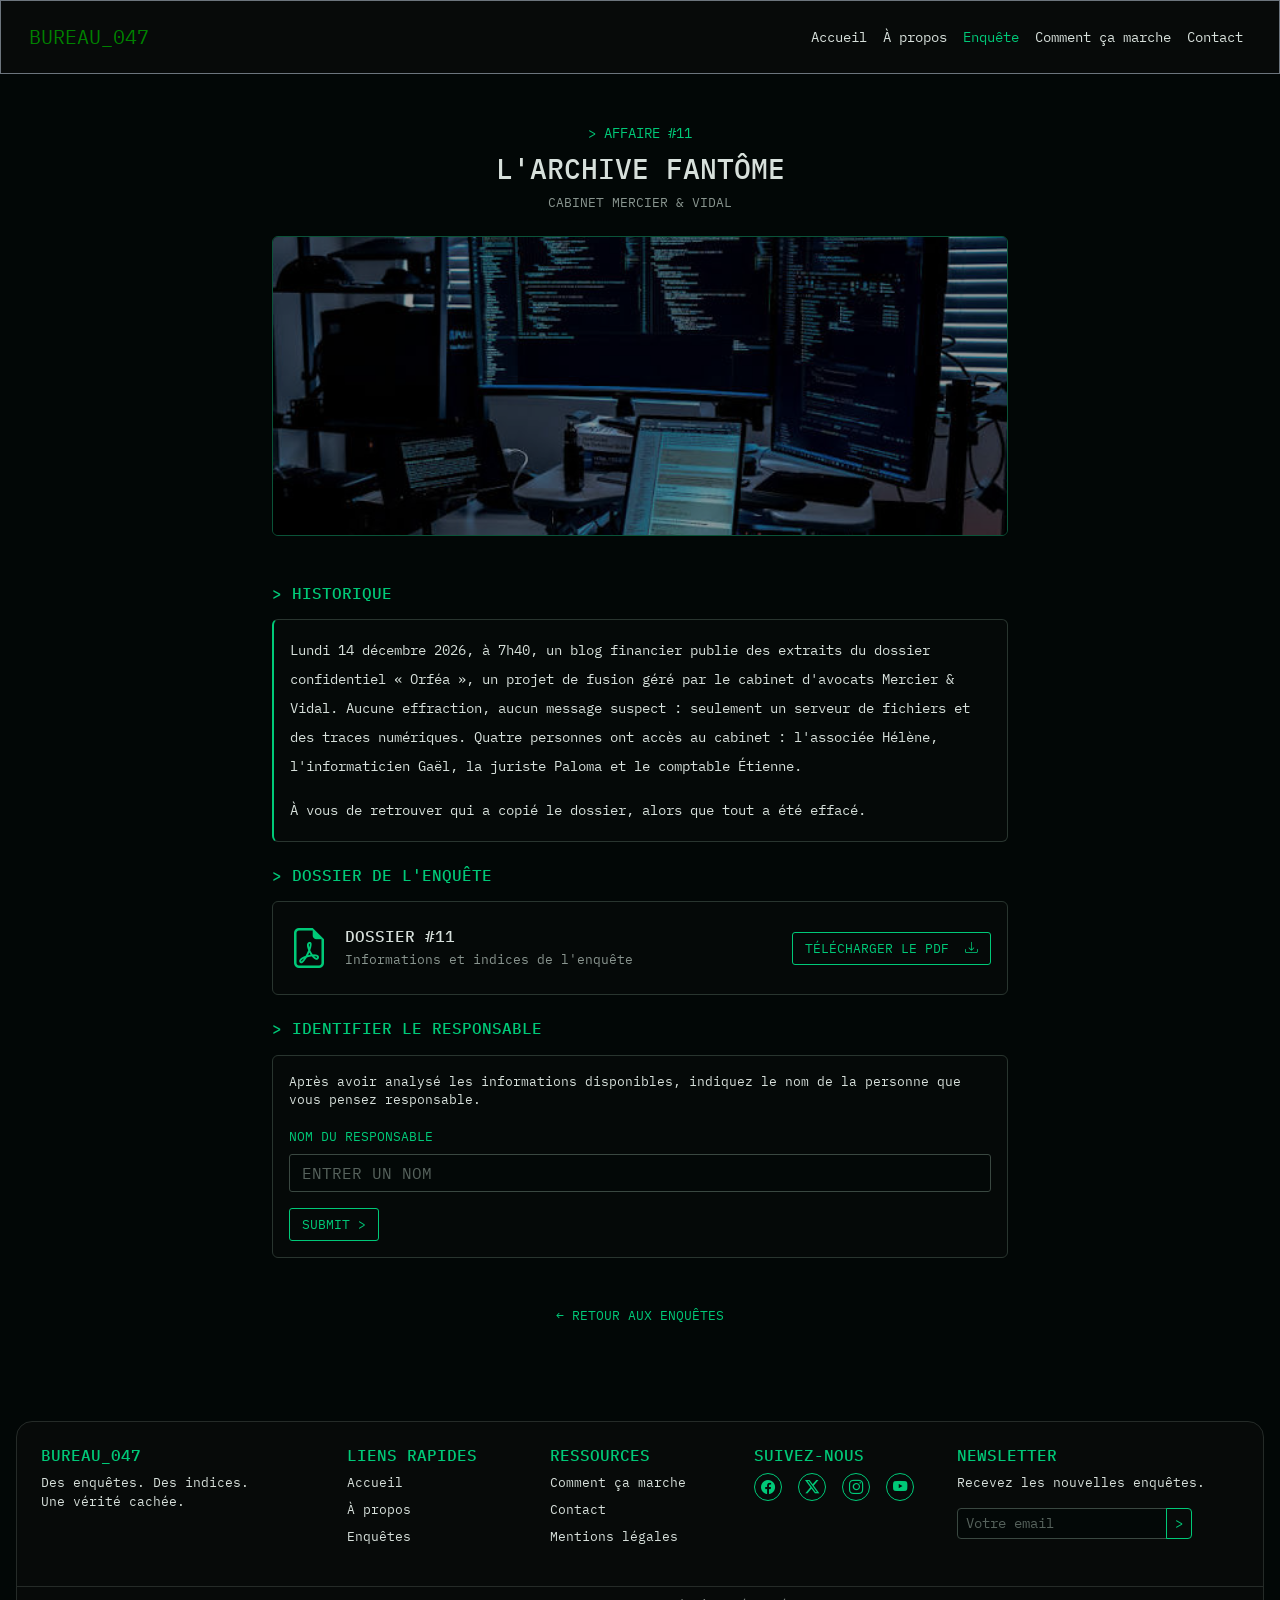
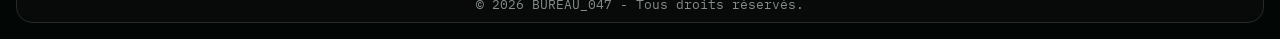
<file: BUREAU_047/html-files/enquetes-html/enquetes_11.html>
<!doctype html>
<html lang="fr">
  <head>
    <meta charset="UTF-8" />
    <meta name="viewport" content="width=device-width, initial-scale=1.0" />
    <title>BUREAU_047 - Affaire #11</title>
    <link
      href="https://cdn.jsdelivr.net/npm/bootstrap@5.3.8/dist/css/bootstrap.min.css"
      rel="stylesheet"
    />
    <link
      href="https://cdn.jsdelivr.net/npm/bootstrap-icons@1.11.3/font/bootstrap-icons.min.css"
      rel="stylesheet"
    />
    <link
      href="https://fonts.googleapis.com/css2?family=IBM+Plex+Mono:wght@400;500&display=swap"
      rel="stylesheet"
    />
    <link href="../../css-files/style.css" rel="stylesheet" />
  </head>
  <body class="d-flex flex-column min-vh-100">
    <nav class="navbar navbar-expand-lg p-3 border border-secondary">
      <div class="container-fluid">
        <a class="navbar-brand" href="../../index.html">BUREAU_047</a>
        <button
          class="navbar-toggler"
          type="button"
          data-bs-toggle="collapse"
          data-bs-target="#menu"
          aria-controls="menu"
          aria-expanded="false"
          aria-label="Ouvrir le menu"
        >
          <span class="navbar-toggler-icon"></span>
        </button>
        <div class="collapse navbar-collapse" id="menu">
          <ul class="navbar-nav ms-lg-auto pt-3 pt-lg-0">
            <li class="nav-item">
              <a href="../../index.html" class="nav-link">Accueil</a>
            </li>
            <li class="nav-item">
              <a href="../about.html" class="nav-link">À propos</a>
            </li>
            <li class="nav-item">
              <a href="../enquete.html" class="nav-link active">Enquête</a>
            </li>
            <li class="nav-item">
              <a href="../process.html" class="nav-link">Comment ça marche</a>
            </li>
            <li class="nav-item">
              <a href="../contact.html" class="nav-link">Contact</a>
            </li>
          </ul>
        </div>
      </div>
    </nav>

    <main class="container flex-grow-1 py-5">
      <div class="row justify-content-center">
        <div class="col-12 col-lg-10 col-xl-8">
          <header class="text-center mb-4">
            <p class="text-vert mb-2">&gt; AFFAIRE #11</p>
            <h1 class="h3">L'ARCHIVE FANTÔME</h1>
            <p class="small text-gris">CABINET MERCIER &amp; VIDAL</p>
          </header>

          <img
            src="../../images/enquette11.jpg"
            alt="L'archive fantôme"
            class="affaire-img rounded border mb-5"
          />

          <section class="mb-4">
            <h2 class="h6 text-vert mb-3">&gt; HISTORIQUE</h2>
            <div class="card carte case-panel">
              <div class="card-body lh-lg">
                <p class="card-text">
                  Lundi 14 décembre 2026, à 7h40, un blog financier publie des
                  extraits du dossier confidentiel « Orféa », un projet de
                  fusion géré par le cabinet d'avocats Mercier &amp; Vidal.
                  Aucune effraction, aucun message suspect : seulement un
                  serveur de fichiers et des traces numériques. Quatre
                  personnes ont accès au cabinet : l'associée Hélène,
                  l'informaticien Gaël, la juriste Paloma et le comptable
                  Étienne.
                </p>
                <p class="card-text">
                  À vous de retrouver qui a copié le dossier, alors que tout a
                  été effacé.
                </p>
              </div>
            </div>
          </section>

          <section class="mb-4">
            <h2 class="h6 text-vert mb-3">&gt; DOSSIER DE L'ENQUÊTE</h2>
            <div class="card carte">
              <div
                class="card-body d-flex flex-column flex-sm-row justify-content-between align-items-sm-center gap-3"
              >
                <div class="d-flex align-items-center gap-3">
                  <i class="bi bi-file-earmark-pdf fs-1 text-vert"></i>
                  <div>
                    <h3 class="h6 mb-1">DOSSIER #11</h3>
                    <p class="small text-gris mb-0">
                      Informations et indices de l'enquête
                    </p>
                  </div>
                </div>
                <a
                  href="../../pdf-files/Affaire_11_L_archive_fantome.pdf"
                  class="btn btn-vert"
                  download
                  >TÉLÉCHARGER LE PDF
                  <i class="bi bi-download ms-2"></i
                ></a>
              </div>
            </div>
          </section>

          <section class="mb-4">
            <h2 class="h6 text-vert mb-3">&gt; IDENTIFIER LE RESPONSABLE</h2>
            <div class="card carte">
              <div class="card-body">
                <p class="small">
                  Après avoir analysé les informations disponibles, indiquez le
                  nom de la personne que vous pensez responsable.
                </p>
                <form>
                  <label for="suspect" class="form-label text-vert small"
                    >NOM DU RESPONSABLE</label
                  >
                  <input
                    type="text"
                    class="form-control mb-3"
                    id="suspect"
                    name="suspect"
                    placeholder="ENTRER UN NOM"
                    autocomplete="off"
                  />
                  <button type="submit" class="btn btn-vert">
                    SUBMIT &gt;
                  </button>
                </form>
              </div>
            </div>
          </section>

          <a
            href="../enquete.html"
            class="d-block text-center text-decoration-none small mt-5"
            >&larr; RETOUR AUX ENQUÊTES</a
          >
        </div>
      </div>
    </main>

    <footer class="footer mt-5 mx-2 mx-md-3 mb-3 rounded-4">
      <div class="container-fluid px-4 pt-4">
        <div class="row">
          <div class="col-12 col-md-6 col-lg-3 mb-4">
            <h2 class="h6 text-vert">BUREAU_047</h2>
            <p class="small mb-0">
              Des enquêtes. Des indices.<br />Une vérité cachée.
            </p>
          </div>
          <div class="col-6 col-md-3 col-lg-2 mb-4">
            <h2 class="h6 text-vert">LIENS RAPIDES</h2>
            <ul class="list-unstyled small">
              <li class="mb-2"><a href="../../index.html">Accueil</a></li>
              <li class="mb-2"><a href="../about.html">À propos</a></li>
              <li class="mb-2"><a href="../enquete.html">Enquêtes</a></li>
            </ul>
          </div>
          <div class="col-6 col-md-3 col-lg-2 mb-4">
            <h2 class="h6 text-vert">RESSOURCES</h2>
            <ul class="list-unstyled small">
              <li class="mb-2">
                <a href="../process.html">Comment ça marche</a>
              </li>
              <li class="mb-2"><a href="../contact.html">Contact</a></li>
              <li class="mb-2">
                <a href="mailto:bureau_047@gmail.com?subject=Mentions%20l%C3%A9gales"
                  >Mentions légales</a
                >
              </li>
            </ul>
          </div>
          <div class="col-12 col-md-6 col-lg-2 mb-4">
            <h2 class="h6 text-vert">SUIVEZ-NOUS</h2>
            <div class="d-flex gap-3">
              <a
                class="icone-rond d-flex justify-content-center align-items-center rounded-circle"
                href="https://www.facebook.com/"
                target="_blank"
                rel="noopener noreferrer"
                aria-label="Facebook"
                ><i class="bi bi-facebook"></i
              ></a>
              <a
                class="icone-rond d-flex justify-content-center align-items-center rounded-circle"
                href="https://x.com/"
                target="_blank"
                rel="noopener noreferrer"
                aria-label="X"
                ><i class="bi bi-twitter-x"></i
              ></a>
              <a
                class="icone-rond d-flex justify-content-center align-items-center rounded-circle"
                href="https://www.instagram.com/"
                target="_blank"
                rel="noopener noreferrer"
                aria-label="Instagram"
                ><i class="bi bi-instagram"></i
              ></a>
              <a
                class="icone-rond d-flex justify-content-center align-items-center rounded-circle"
                href="https://www.youtube.com/"
                target="_blank"
                rel="noopener noreferrer"
                aria-label="YouTube"
                ><i class="bi bi-youtube"></i
              ></a>
            </div>
          </div>
          <div class="col-12 col-md-6 col-lg-3 mb-4">
            <h2 class="h6 text-vert">NEWSLETTER</h2>
            <p class="small">Recevez les nouvelles enquêtes.</p>
            <div class="input-group input-group-sm newsletter">
              <input
                type="email"
                class="form-control"
                placeholder="Votre email"
                aria-label="Votre email"
              />
              <button
                type="button"
                class="btn btn-vert"
                aria-label="S'inscrire"
              >
                &gt;
              </button>
            </div>
          </div>
        </div>
      </div>
      <div class="footer-bottom text-center small py-2">
        &copy; 2026 BUREAU_047 - Tous droits réservés.
      </div>
    </footer>

    <script src="https://cdn.jsdelivr.net/npm/bootstrap@5.3.8/dist/js/bootstrap.bundle.min.js"></script>
  </body>
</html>
</file>
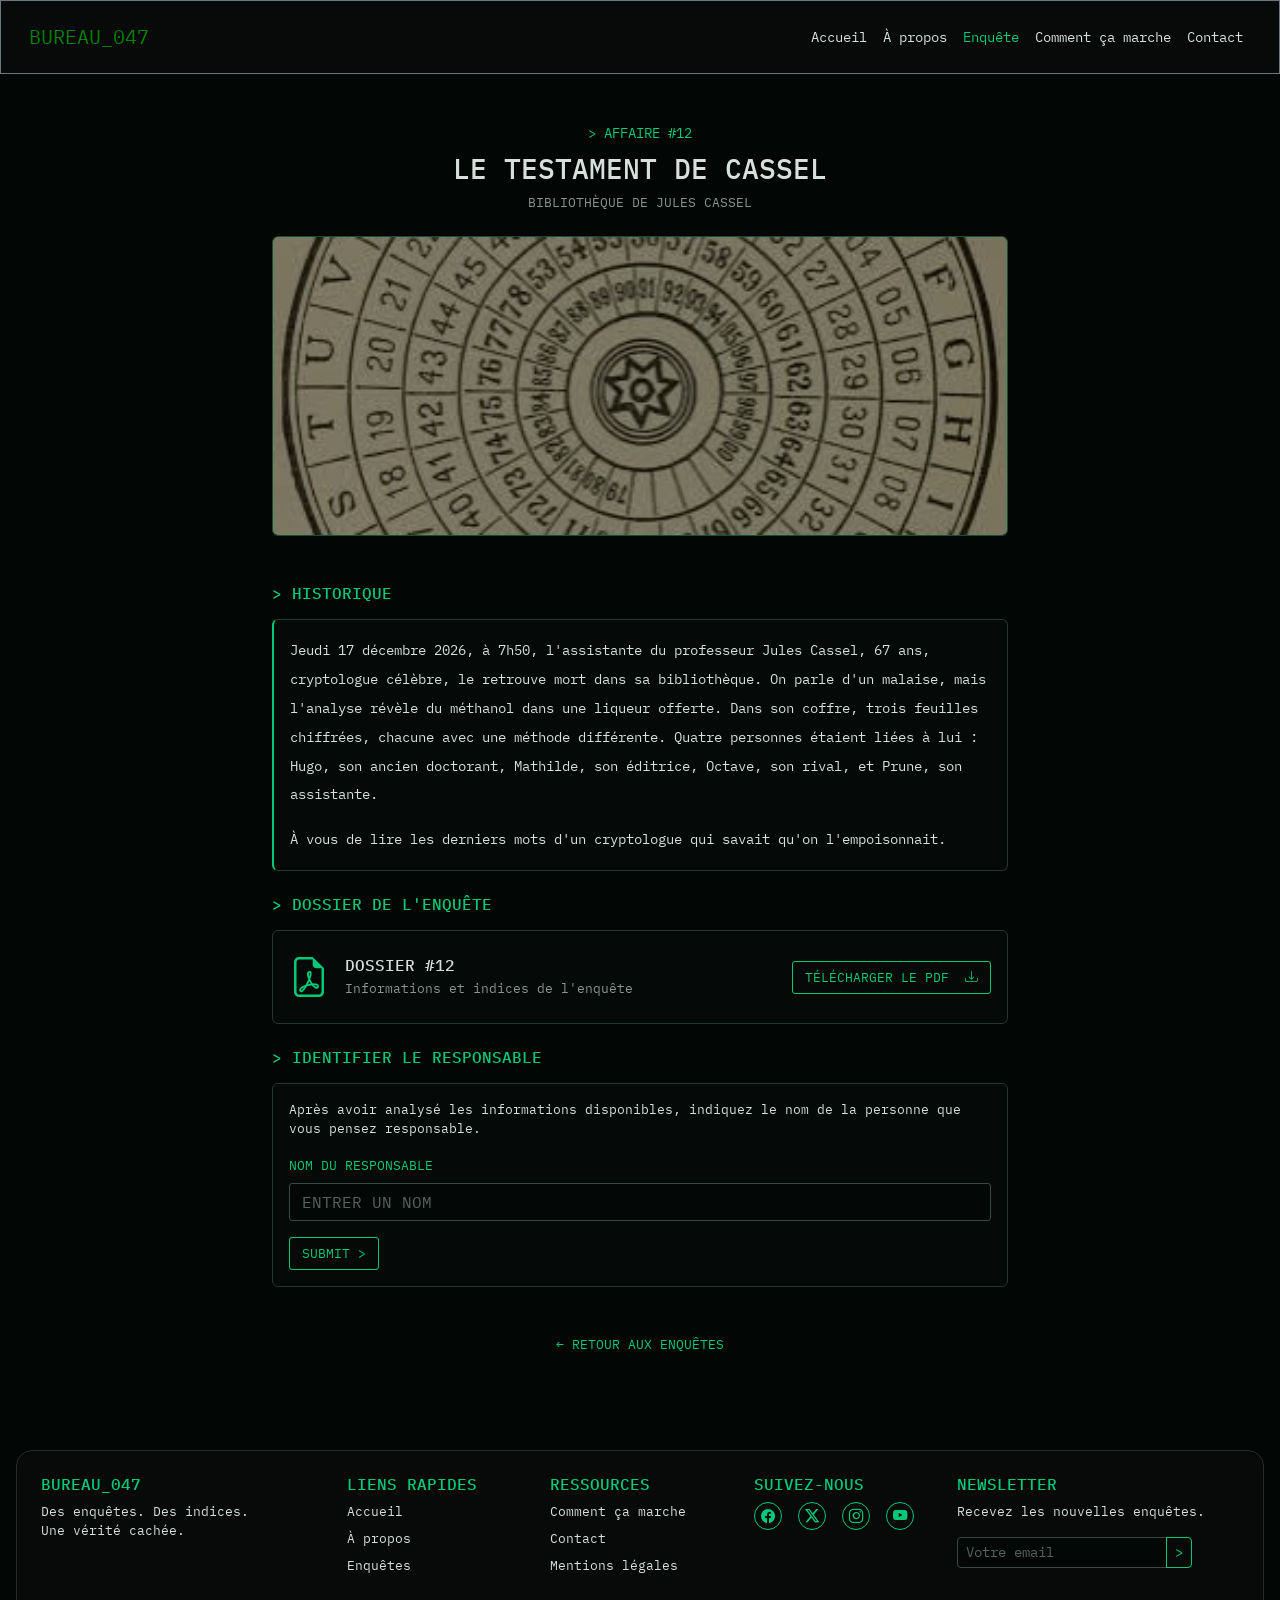
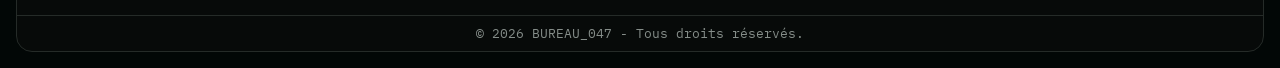
<file: BUREAU_047/html-files/enquetes-html/enquetes_12.html>
<!doctype html>
<html lang="fr">
  <head>
    <meta charset="UTF-8" />
    <meta name="viewport" content="width=device-width, initial-scale=1.0" />
    <title>BUREAU_047 - Affaire #12</title>
    <link
      href="https://cdn.jsdelivr.net/npm/bootstrap@5.3.8/dist/css/bootstrap.min.css"
      rel="stylesheet"
    />
    <link
      href="https://cdn.jsdelivr.net/npm/bootstrap-icons@1.11.3/font/bootstrap-icons.min.css"
      rel="stylesheet"
    />
    <link
      href="https://fonts.googleapis.com/css2?family=IBM+Plex+Mono:wght@400;500&display=swap"
      rel="stylesheet"
    />
    <link href="../../css-files/style.css" rel="stylesheet" />
  </head>
  <body class="d-flex flex-column min-vh-100">
    <nav class="navbar navbar-expand-lg p-3 border border-secondary">
      <div class="container-fluid">
        <a class="navbar-brand" href="../../index.html">BUREAU_047</a>
        <button
          class="navbar-toggler"
          type="button"
          data-bs-toggle="collapse"
          data-bs-target="#menu"
          aria-controls="menu"
          aria-expanded="false"
          aria-label="Ouvrir le menu"
        >
          <span class="navbar-toggler-icon"></span>
        </button>
        <div class="collapse navbar-collapse" id="menu">
          <ul class="navbar-nav ms-lg-auto pt-3 pt-lg-0">
            <li class="nav-item">
              <a href="../../index.html" class="nav-link">Accueil</a>
            </li>
            <li class="nav-item">
              <a href="../about.html" class="nav-link">À propos</a>
            </li>
            <li class="nav-item">
              <a href="../enquete.html" class="nav-link active">Enquête</a>
            </li>
            <li class="nav-item">
              <a href="../process.html" class="nav-link">Comment ça marche</a>
            </li>
            <li class="nav-item">
              <a href="../contact.html" class="nav-link">Contact</a>
            </li>
          </ul>
        </div>
      </div>
    </nav>

    <main class="container flex-grow-1 py-5">
      <div class="row justify-content-center">
        <div class="col-12 col-lg-10 col-xl-8">
          <header class="text-center mb-4">
            <p class="text-vert mb-2">&gt; AFFAIRE #12</p>
            <h1 class="h3">LE TESTAMENT DE CASSEL</h1>
            <p class="small text-gris">BIBLIOTHÈQUE DE JULES CASSEL</p>
          </header>

          <img
            src="../../images/enquette12.jpg"
            alt="Le testament de Cassel"
            class="affaire-img rounded border mb-5"
          />

          <section class="mb-4">
            <h2 class="h6 text-vert mb-3">&gt; HISTORIQUE</h2>
            <div class="card carte case-panel">
              <div class="card-body lh-lg">
                <p class="card-text">
                  Jeudi 17 décembre 2026, à 7h50, l'assistante du professeur
                  Jules Cassel, 67 ans, cryptologue célèbre, le retrouve mort
                  dans sa bibliothèque. On parle d'un malaise, mais l'analyse
                  révèle du méthanol dans une liqueur offerte. Dans son coffre,
                  trois feuilles chiffrées, chacune avec une méthode différente.
                  Quatre personnes étaient liées à lui : Hugo, son ancien
                  doctorant, Mathilde, son éditrice, Octave, son rival, et
                  Prune, son assistante.
                </p>
                <p class="card-text">
                  À vous de lire les derniers mots d'un cryptologue qui savait
                  qu'on l'empoisonnait.
                </p>
              </div>
            </div>
          </section>

          <section class="mb-4">
            <h2 class="h6 text-vert mb-3">&gt; DOSSIER DE L'ENQUÊTE</h2>
            <div class="card carte">
              <div
                class="card-body d-flex flex-column flex-sm-row justify-content-between align-items-sm-center gap-3"
              >
                <div class="d-flex align-items-center gap-3">
                  <i class="bi bi-file-earmark-pdf fs-1 text-vert"></i>
                  <div>
                    <h3 class="h6 mb-1">DOSSIER #12</h3>
                    <p class="small text-gris mb-0">
                      Informations et indices de l'enquête
                    </p>
                  </div>
                </div>
                <a
                  href="../../pdf-files/Affaire_12_Le_testament_de_Cassel.pdf"
                  class="btn btn-vert"
                  download
                  >TÉLÉCHARGER LE PDF
                  <i class="bi bi-download ms-2"></i
                ></a>
              </div>
            </div>
          </section>

          <section class="mb-4">
            <h2 class="h6 text-vert mb-3">&gt; IDENTIFIER LE RESPONSABLE</h2>
            <div class="card carte">
              <div class="card-body">
                <p class="small">
                  Après avoir analysé les informations disponibles, indiquez le
                  nom de la personne que vous pensez responsable.
                </p>
                <form>
                  <label for="suspect" class="form-label text-vert small"
                    >NOM DU RESPONSABLE</label
                  >
                  <input
                    type="text"
                    class="form-control mb-3"
                    id="suspect"
                    name="suspect"
                    placeholder="ENTRER UN NOM"
                    autocomplete="off"
                  />
                  <button type="submit" class="btn btn-vert">
                    SUBMIT &gt;
                  </button>
                </form>
              </div>
            </div>
          </section>

          <a
            href="../enquete.html"
            class="d-block text-center text-decoration-none small mt-5"
            >&larr; RETOUR AUX ENQUÊTES</a
          >
        </div>
      </div>
    </main>

    <footer class="footer mt-5 mx-2 mx-md-3 mb-3 rounded-4">
      <div class="container-fluid px-4 pt-4">
        <div class="row">
          <div class="col-12 col-md-6 col-lg-3 mb-4">
            <h2 class="h6 text-vert">BUREAU_047</h2>
            <p class="small mb-0">
              Des enquêtes. Des indices.<br />Une vérité cachée.
            </p>
          </div>
          <div class="col-6 col-md-3 col-lg-2 mb-4">
            <h2 class="h6 text-vert">LIENS RAPIDES</h2>
            <ul class="list-unstyled small">
              <li class="mb-2"><a href="../../index.html">Accueil</a></li>
              <li class="mb-2"><a href="../about.html">À propos</a></li>
              <li class="mb-2"><a href="../enquete.html">Enquêtes</a></li>
            </ul>
          </div>
          <div class="col-6 col-md-3 col-lg-2 mb-4">
            <h2 class="h6 text-vert">RESSOURCES</h2>
            <ul class="list-unstyled small">
              <li class="mb-2">
                <a href="../process.html">Comment ça marche</a>
              </li>
              <li class="mb-2"><a href="../contact.html">Contact</a></li>
              <li class="mb-2">
                <a href="mailto:bureau_047@gmail.com?subject=Mentions%20l%C3%A9gales"
                  >Mentions légales</a
                >
              </li>
            </ul>
          </div>
          <div class="col-12 col-md-6 col-lg-2 mb-4">
            <h2 class="h6 text-vert">SUIVEZ-NOUS</h2>
            <div class="d-flex gap-3">
              <a
                class="icone-rond d-flex justify-content-center align-items-center rounded-circle"
                href="https://www.facebook.com/"
                target="_blank"
                rel="noopener noreferrer"
                aria-label="Facebook"
                ><i class="bi bi-facebook"></i
              ></a>
              <a
                class="icone-rond d-flex justify-content-center align-items-center rounded-circle"
                href="https://x.com/"
                target="_blank"
                rel="noopener noreferrer"
                aria-label="X"
                ><i class="bi bi-twitter-x"></i
              ></a>
              <a
                class="icone-rond d-flex justify-content-center align-items-center rounded-circle"
                href="https://www.instagram.com/"
                target="_blank"
                rel="noopener noreferrer"
                aria-label="Instagram"
                ><i class="bi bi-instagram"></i
              ></a>
              <a
                class="icone-rond d-flex justify-content-center align-items-center rounded-circle"
                href="https://www.youtube.com/"
                target="_blank"
                rel="noopener noreferrer"
                aria-label="YouTube"
                ><i class="bi bi-youtube"></i
              ></a>
            </div>
          </div>
          <div class="col-12 col-md-6 col-lg-3 mb-4">
            <h2 class="h6 text-vert">NEWSLETTER</h2>
            <p class="small">Recevez les nouvelles enquêtes.</p>
            <div class="input-group input-group-sm newsletter">
              <input
                type="email"
                class="form-control"
                placeholder="Votre email"
                aria-label="Votre email"
              />
              <button
                type="button"
                class="btn btn-vert"
                aria-label="S'inscrire"
              >
                &gt;
              </button>
            </div>
          </div>
        </div>
      </div>
      <div class="footer-bottom text-center small py-2">
        &copy; 2026 BUREAU_047 - Tous droits réservés.
      </div>
    </footer>

    <script src="https://cdn.jsdelivr.net/npm/bootstrap@5.3.8/dist/js/bootstrap.bundle.min.js"></script>
  </body>
</html>
</file>
<file: BUREAU_047/css-files/style.css>
/* Style général des pages */
body {
    font-family: "IBM Plex Mono", monospace;
    font-size: 0.9rem;
    background-color: #020706;
    color: #D7E0DB;
}

/* Couleur des liens et changement quand on passe dessus */
a {
    color: #00C978;
}

a:hover {
    color: #7AFFC1;
}

.text-vert {
    color: #00C978;
}

.text-gris {
    color: #89958F;
}

/* Barre de navigation */
.navbar {
    background-color: #070A09;
    z-index: 10;
}

.navbar .navbar-brand,
.navbar .navbar-brand:hover {
    color: green;
}

.navbar .nav-link {
    color: #D7E0DB;
}

.navbar .nav-link:hover,
.navbar .nav-link.active {
    color: #00C978;
}

.navbar-toggler-icon {
    filter: invert(48%) sepia(79%) saturate(2500%) hue-rotate(100deg) brightness(95%) contrast(90%);
}

/* Sur téléphone, le menu s'affiche sous la barre */
@media (max-width: 991.98px) {
    .navbar-collapse {
        position: absolute;
        top: 100%;
        left: 0;
        right: 0;
        z-index: 10;
        padding: 0 1rem;
        background-color: rgba(7, 10, 9, 0.88);
    }
}

/* Boutons verts */
.btn-vert {
    color: #00C978;
    border: 1px solid #00C978;
    border-radius: 3px;
    font-size: 0.8rem;
}

.btn-vert:hover,
.btn-vert:active {
    color: #020706;
    background-color: #00C978;
    border-color: #00C978;
}

.btn-vert:focus {
    box-shadow: 0 0 0 0.25rem rgba(0, 201, 120, 0.25);
}

/* Style des cartes d'enquête */
.carte {
    background-color: rgba(7, 10, 9, 0.7);
    color: #D7E0DB;
    border-color: #29352F;
    border-radius: 6px;
    transition: border-color 0.25s, box-shadow 0.25s, transform 0.25s;
}

.carte-enquete {
    border-color: #008F5A;
}

.carte-hover:hover {
    border-color: #00C978;
    box-shadow: 0 0 15px rgba(0, 201, 120, 0.18);
}

/* Les cartes remontent un peu au survol */
.carte-enquete:hover {
    transform: translateY(-3px);
}

/* L'image remplit la carte sans être déformée */
.carte-img {
    height: 145px;
    object-fit: cover;
    filter: brightness(0.55) saturate(0.85);
}

/* Champs de formulaire */
.form-control {
    background-color: #030807;
    color: #D7E0DB;
    border: 1px solid #3A4841;
    border-radius: 3px;
}

.form-control:focus {
    background-color: #030807;
    color: #D7E0DB;
    border-color: #00C978;
    box-shadow: 0 0 7px rgba(0, 201, 120, 0.15);
}

.form-control::placeholder {
    color: #56625C;
}

/* Largeur du formulaire de contact */
.formulaire {
    max-width: 460px;
}

/* Fond de la page d'accueil */
.hero {
    position: relative;
    isolation: isolate;
}

/* Image floutée placée derrière le contenu */
.hero::before {
    content: "";
    position: absolute;
    inset: 0;
    z-index: -1;
    background-image:
        radial-gradient(ellipse at top left, rgba(0, 0, 0, 0.85), transparent 60%),
        radial-gradient(ellipse at top right, rgba(0, 0, 0, 0.85), transparent 60%),
        radial-gradient(ellipse at bottom left, rgba(0, 0, 0, 0.85), transparent 60%),
        radial-gradient(ellipse at bottom right, rgba(0, 0, 0, 0.85), transparent 60%),
        url(../images/jatinder-nagra-jlDuocWEp6E-unsplash.jpg);
    background-size: cover;
    background-position: 60% 40%;
    filter: blur(4px) brightness(0.6);
    clip-path: inset(0);
}

/* Mise en page de la page À propos */
.about {
    background-color: #050807;
    border-left: 1px solid #252b28;
    border-right: 1px solid #252b28;
}

.about p {
    max-width: 520px;
}

.about-img {
    max-width: 520px;
    box-shadow: 0 18px 45px rgba(0, 0, 0, 0.65), 0 0 24px rgba(0, 201, 120, 0.18);
}

/* Icônes de la page « Comment ça marche » */
.icone-etape {
    font-size: 3rem;
    filter: drop-shadow(0 0 4px rgba(0, 201, 120, 0.5));
}

/* Flèche entre les étapes sur grand écran */
.etape:not(:last-child) .card::after {
    content: "\2192";
    position: absolute;
    right: -1.3rem;
    top: 50%;
    transform: translateY(-50%);
    z-index: 5;
    color: #00C978;
    font-size: 1.1rem;
}

/* Sur petit écran, la flèche pointe vers le bas */
@media (max-width: 767.98px) {
    .etape:not(:last-child) .card::after {
        content: "\2193";
        right: 50%;
        top: auto;
        bottom: -1.5rem;
        transform: translateX(50%);
    }
}

/* Image en haut d'une page d'affaire */
.affaire-img {
    width: 100%;
    height: clamp(190px, 40vw, 300px);
    object-fit: cover;
    border-color: #008F5A !important;
    filter: brightness(0.6) saturate(0.85);
}

/* Trait vert à côté du texte de l'affaire */
.case-panel {
    border-left: 2px solid #00C978;
}

/* Bas de page */
.footer {
    background-color: #070A09;
    border: 1px solid #252b28;
}

.footer li a {
    color: #D7E0DB;
    text-decoration: none;
}

.footer li a:hover {
    color: #00C978;
}

.footer-bottom {
    border-top: 1px solid #252b28;
    color: #858d89;
}

.newsletter {
    max-width: 235px;
}

/* Petits boutons des réseaux sociaux */
.icone-rond {
    width: 28px;
    height: 28px;
    border: 1px solid #00C978;
    color: #00C978;
    text-decoration: none;
}

.icone-rond:hover {
    background-color: #00C978;
    color: #070A09;
}
</file>
